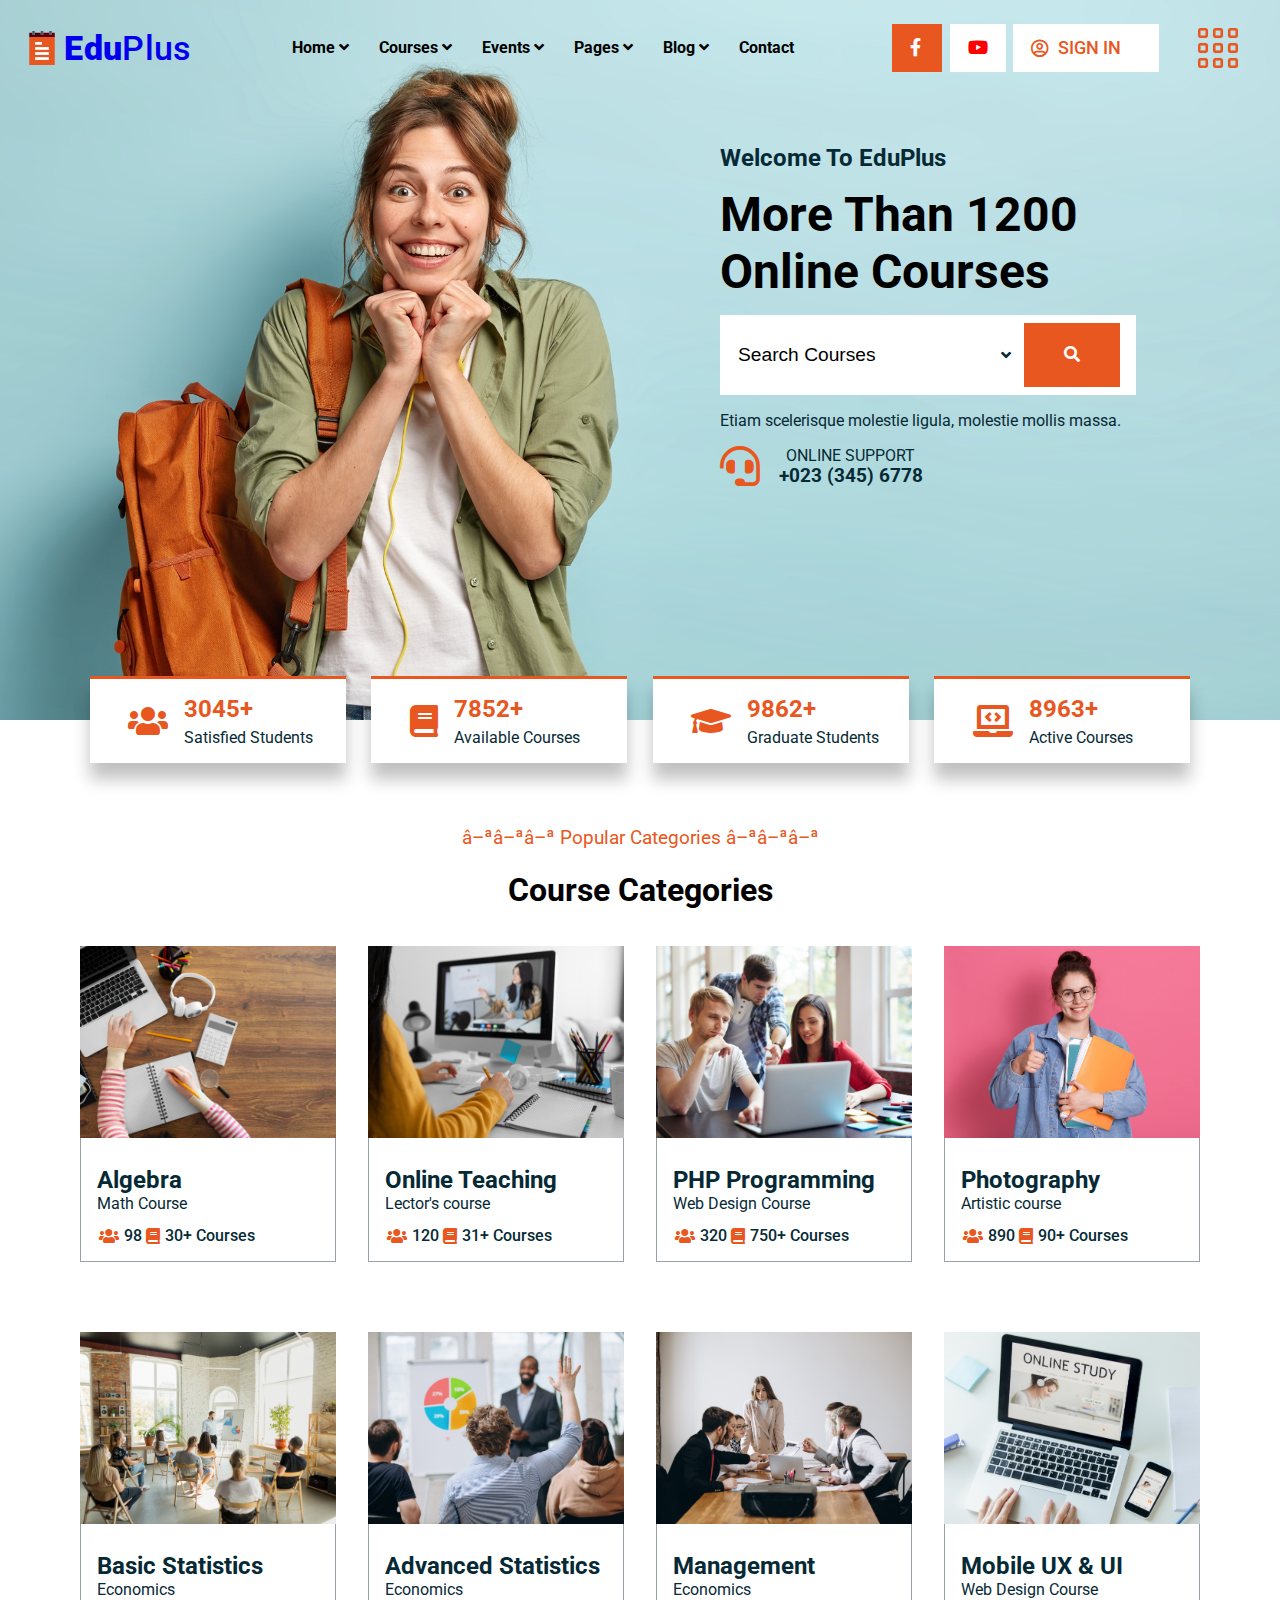
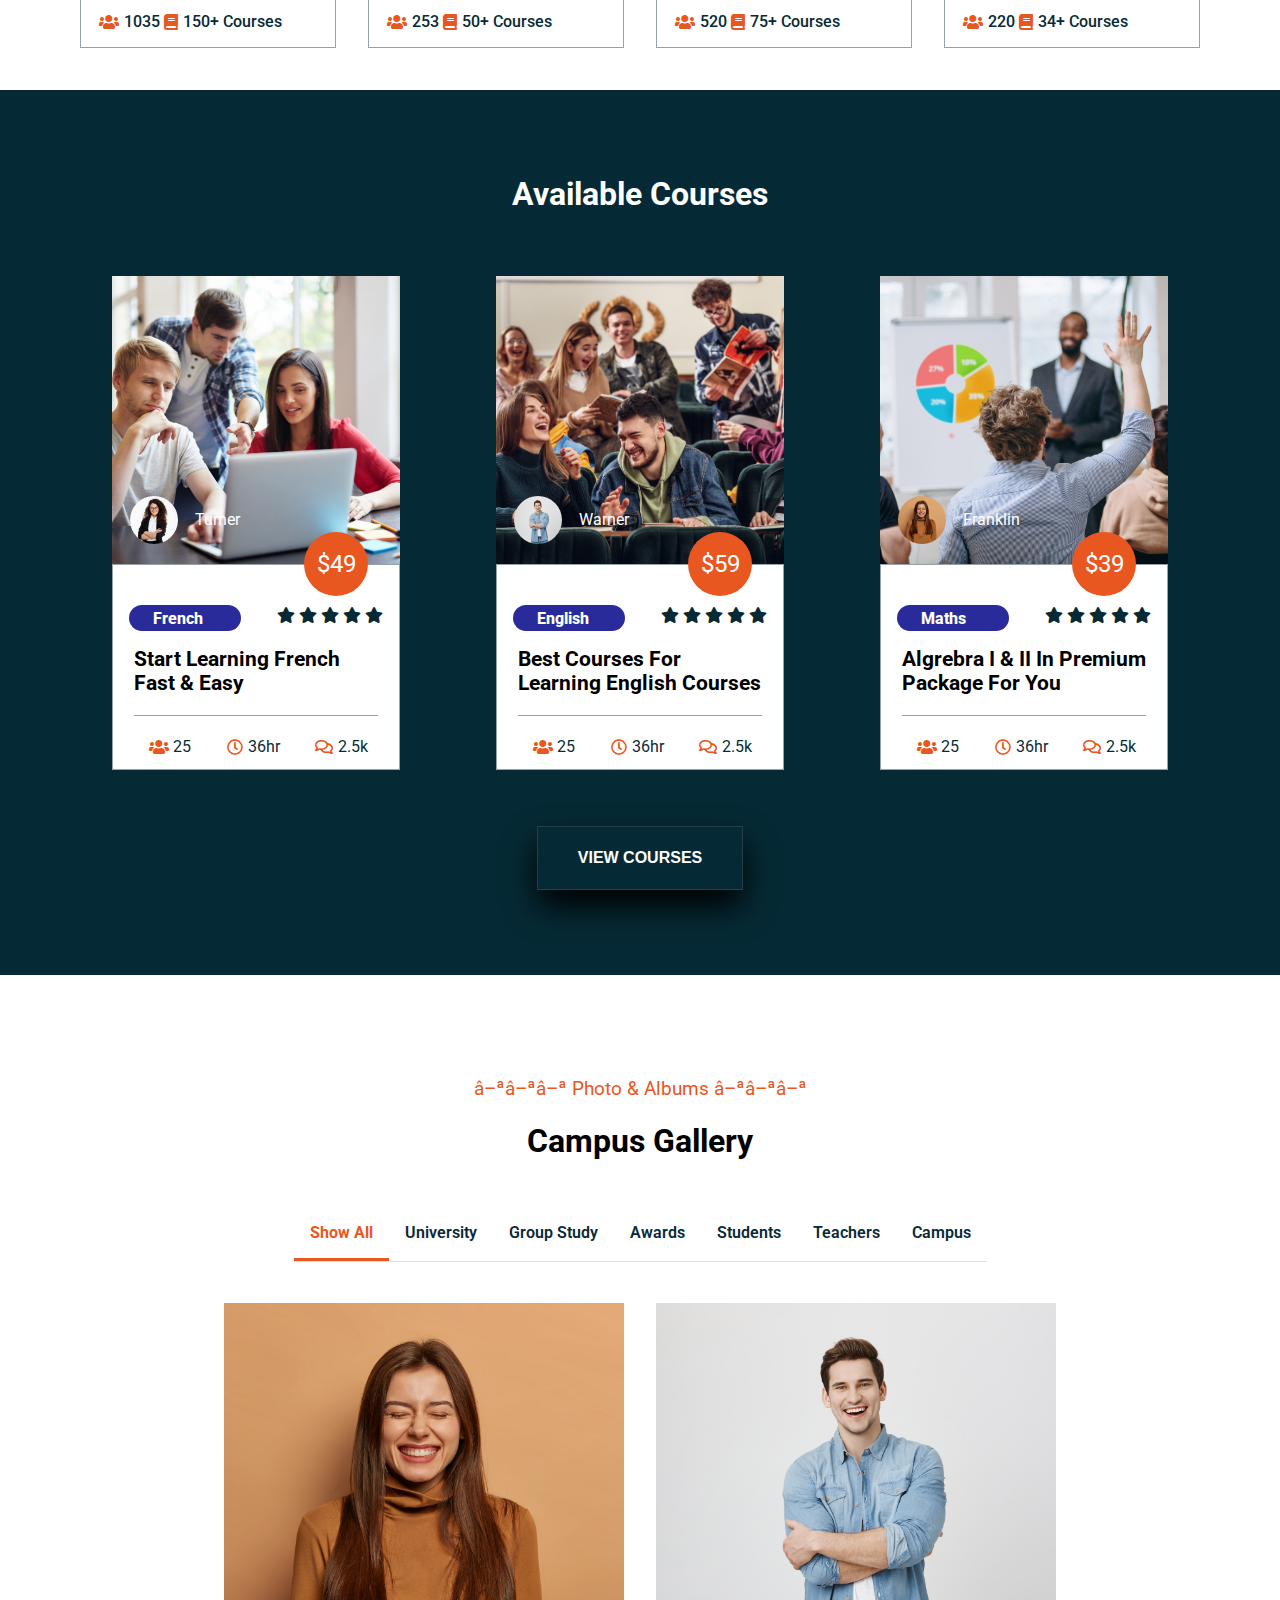
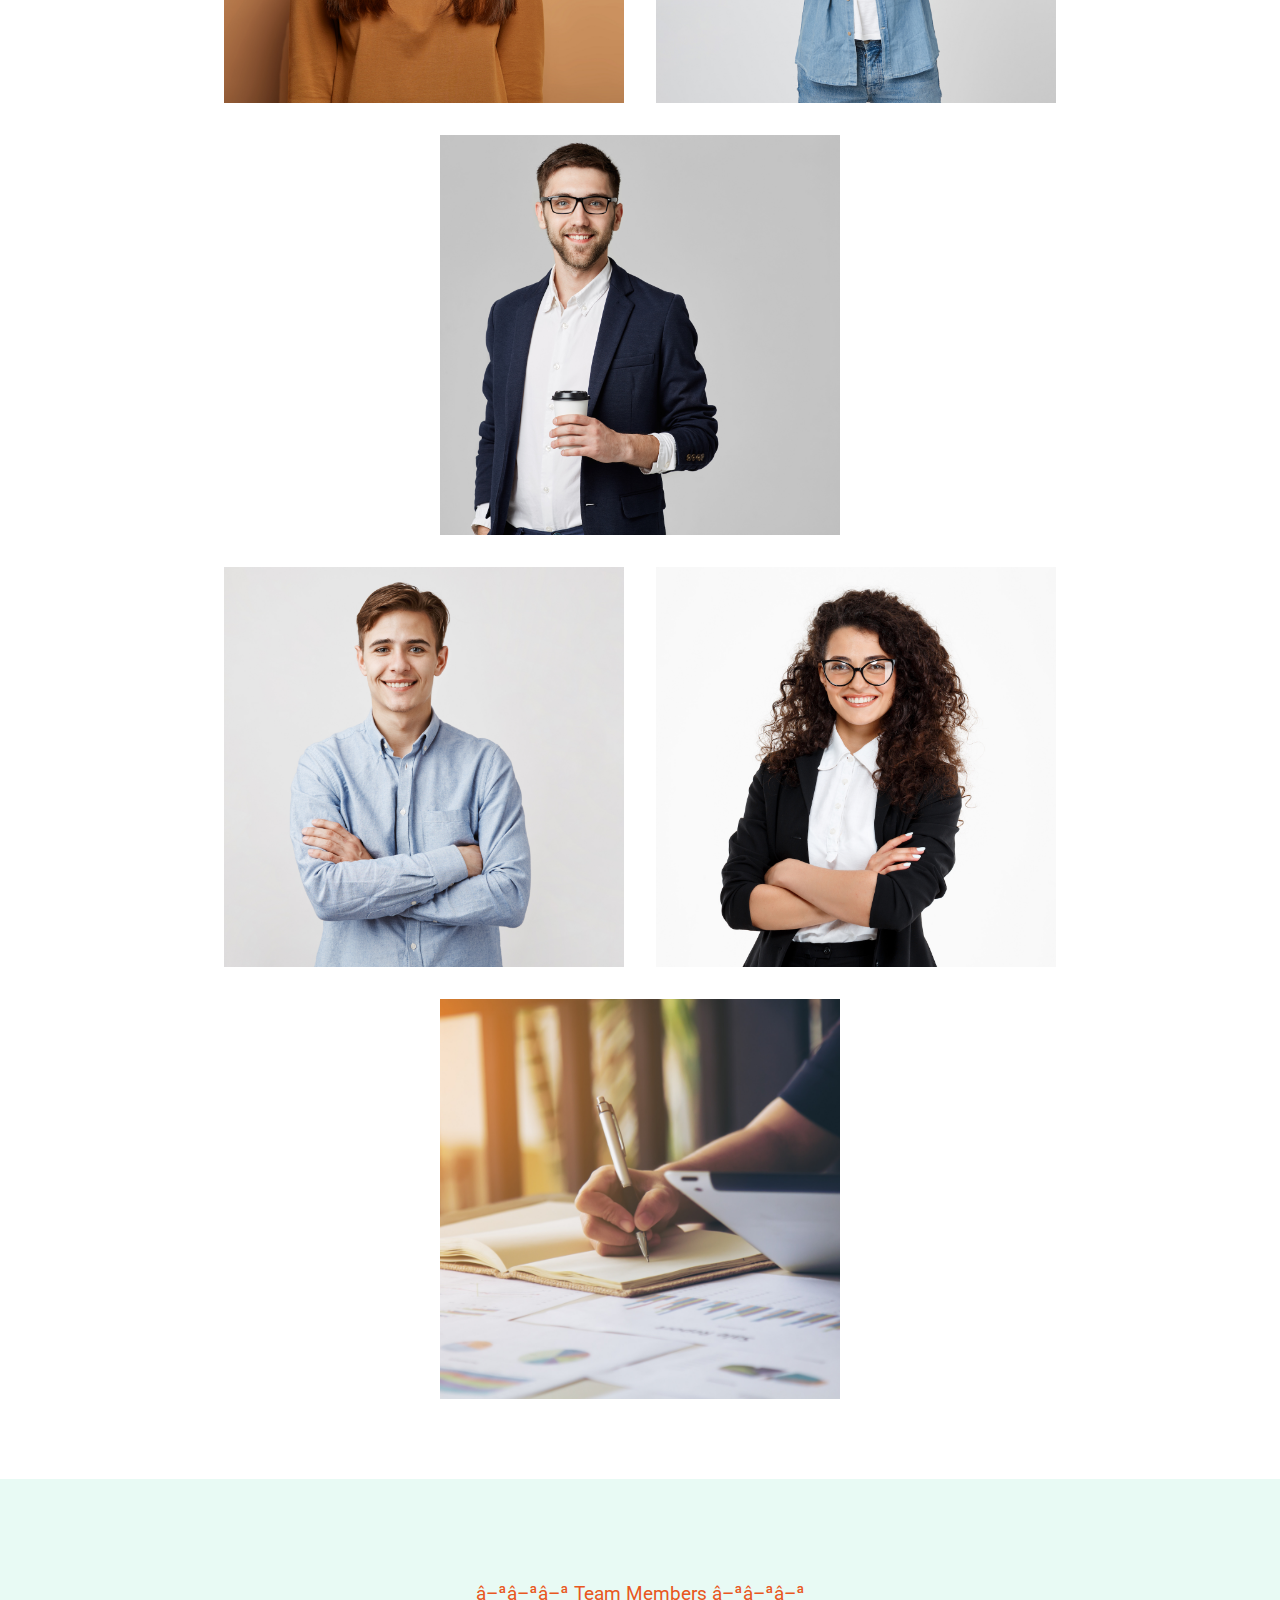
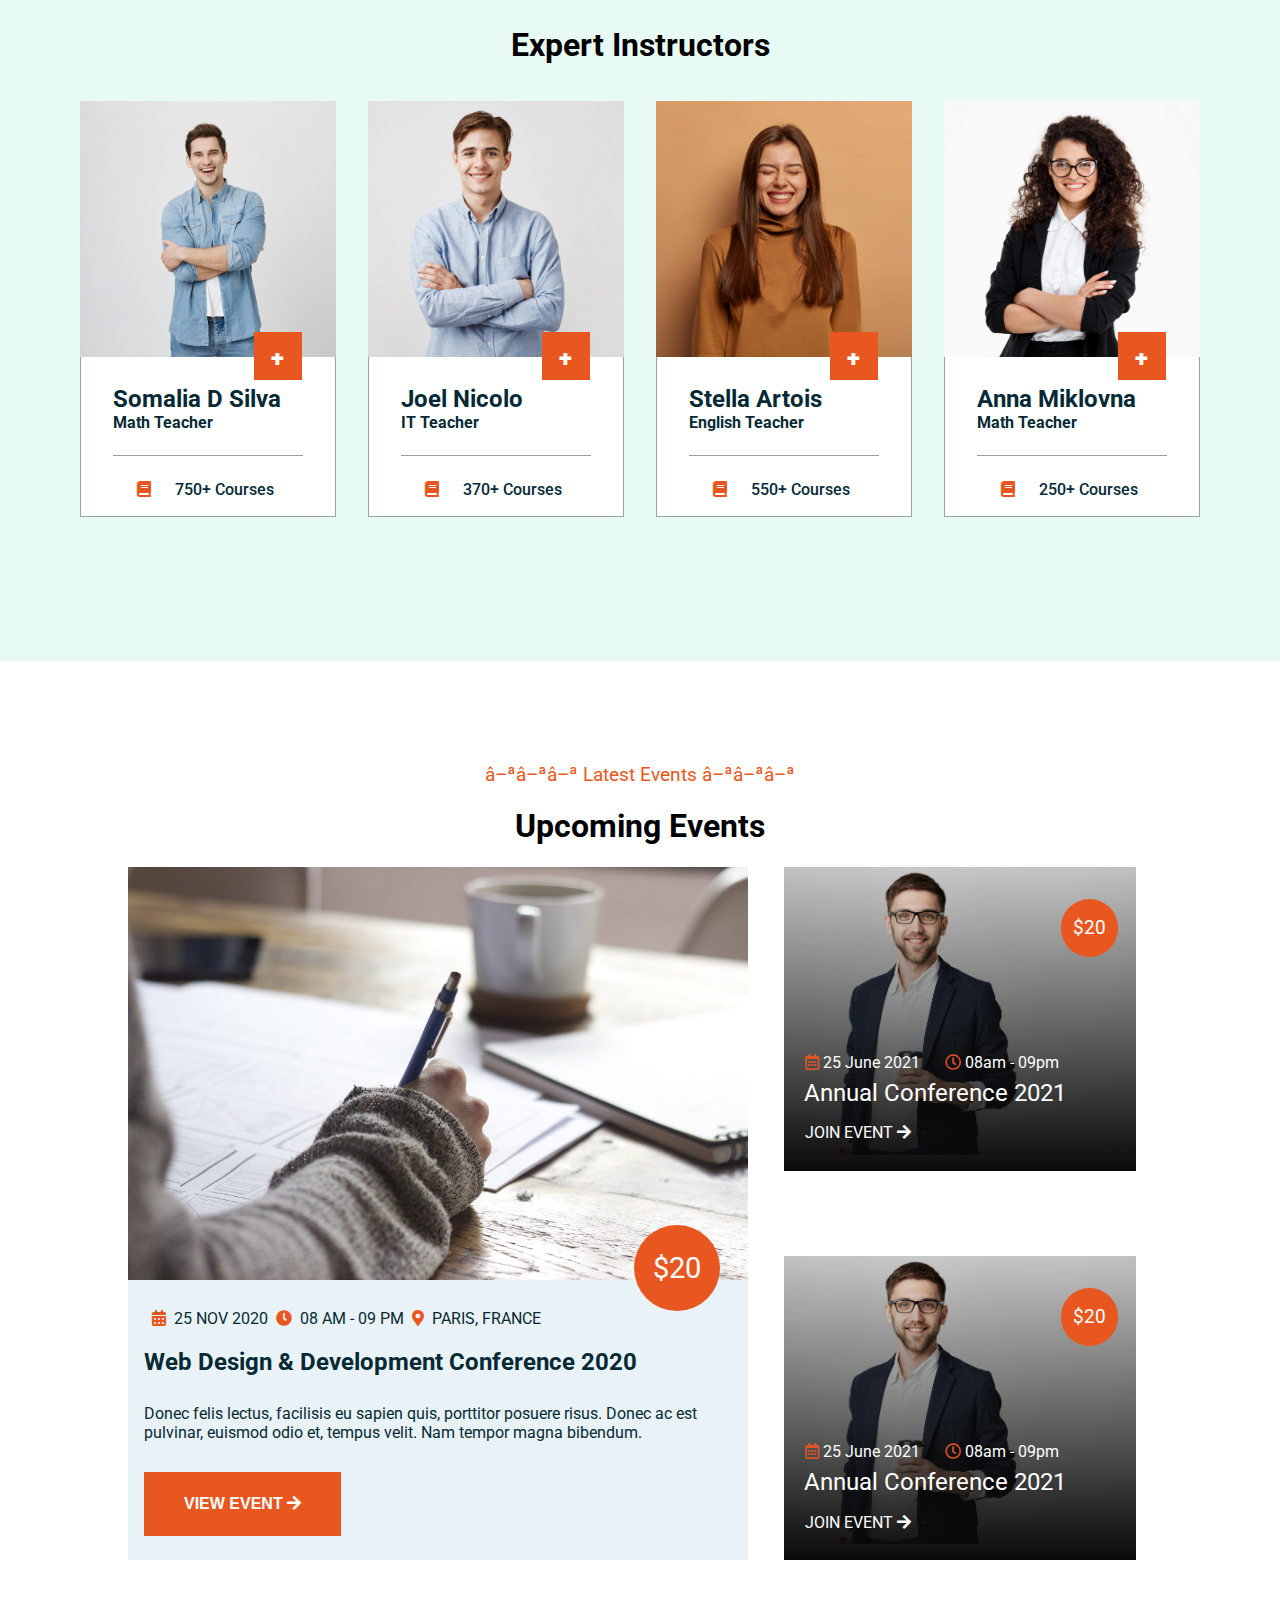
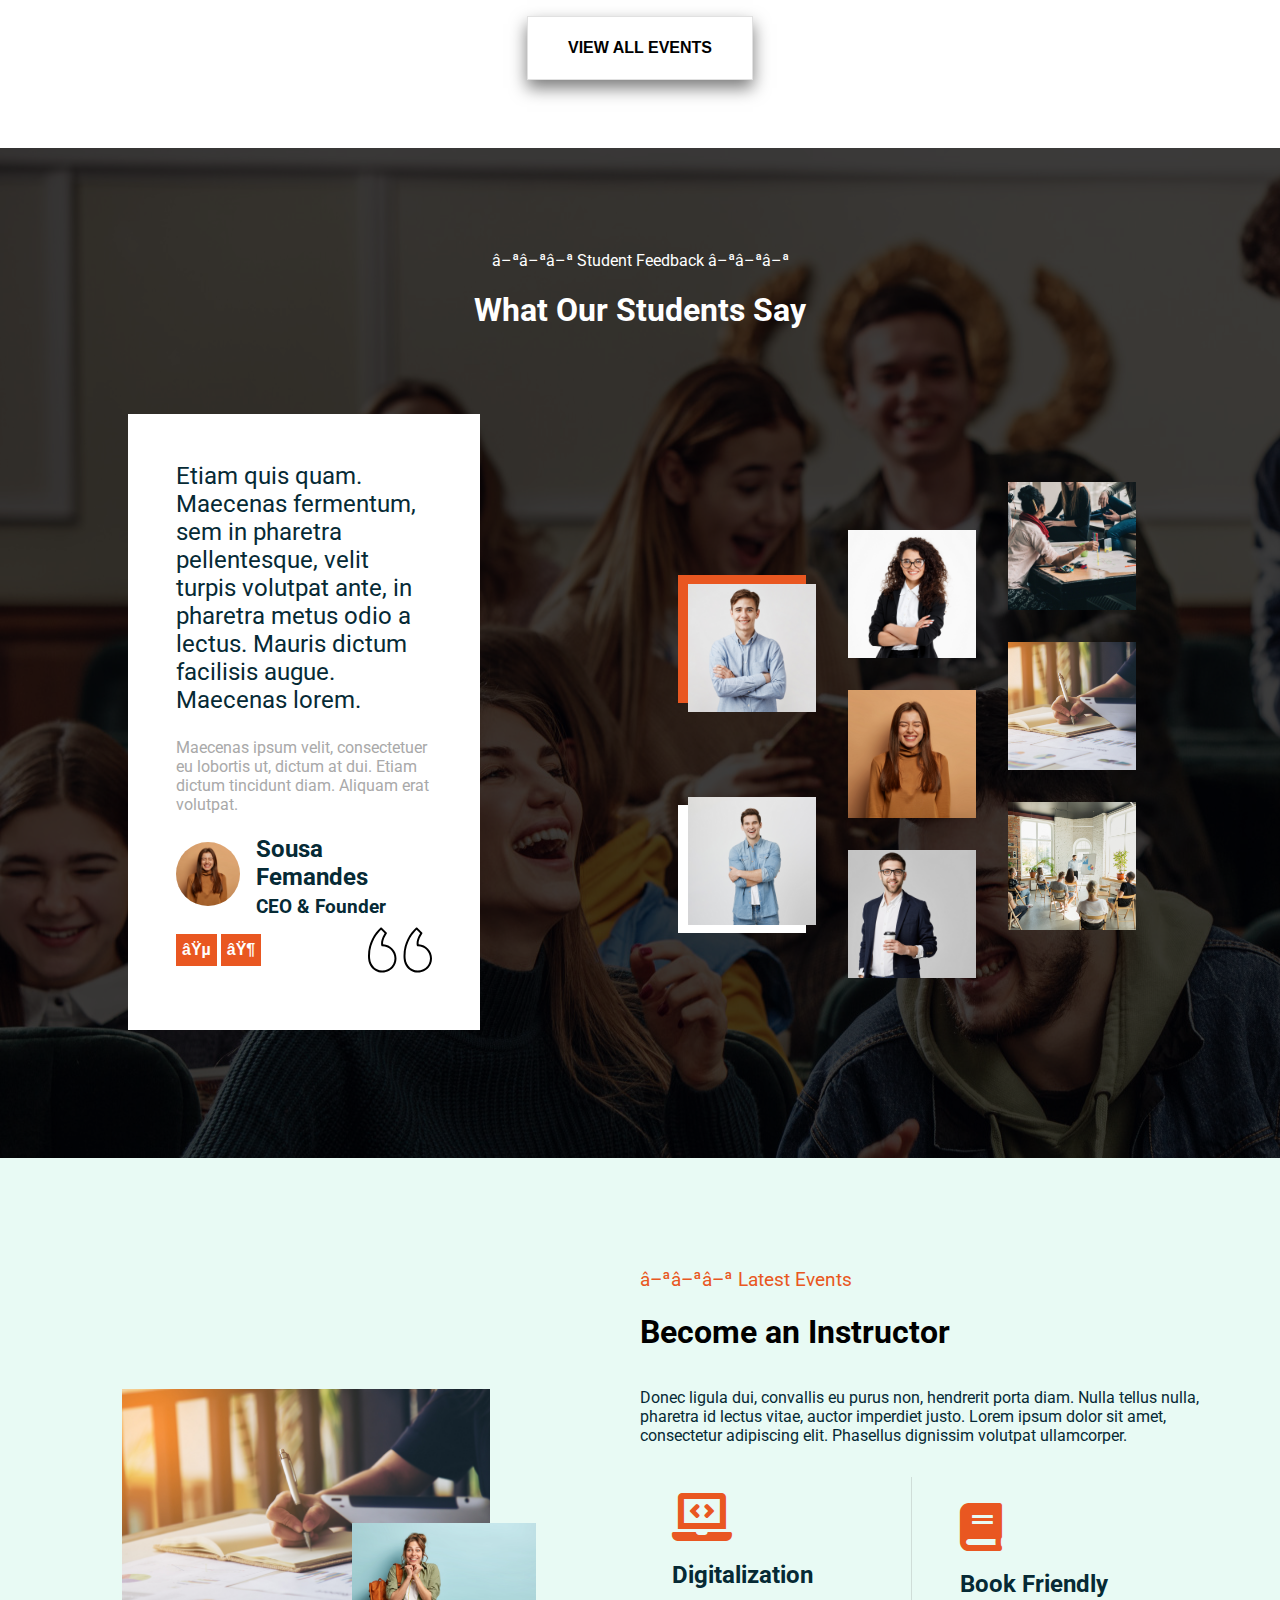
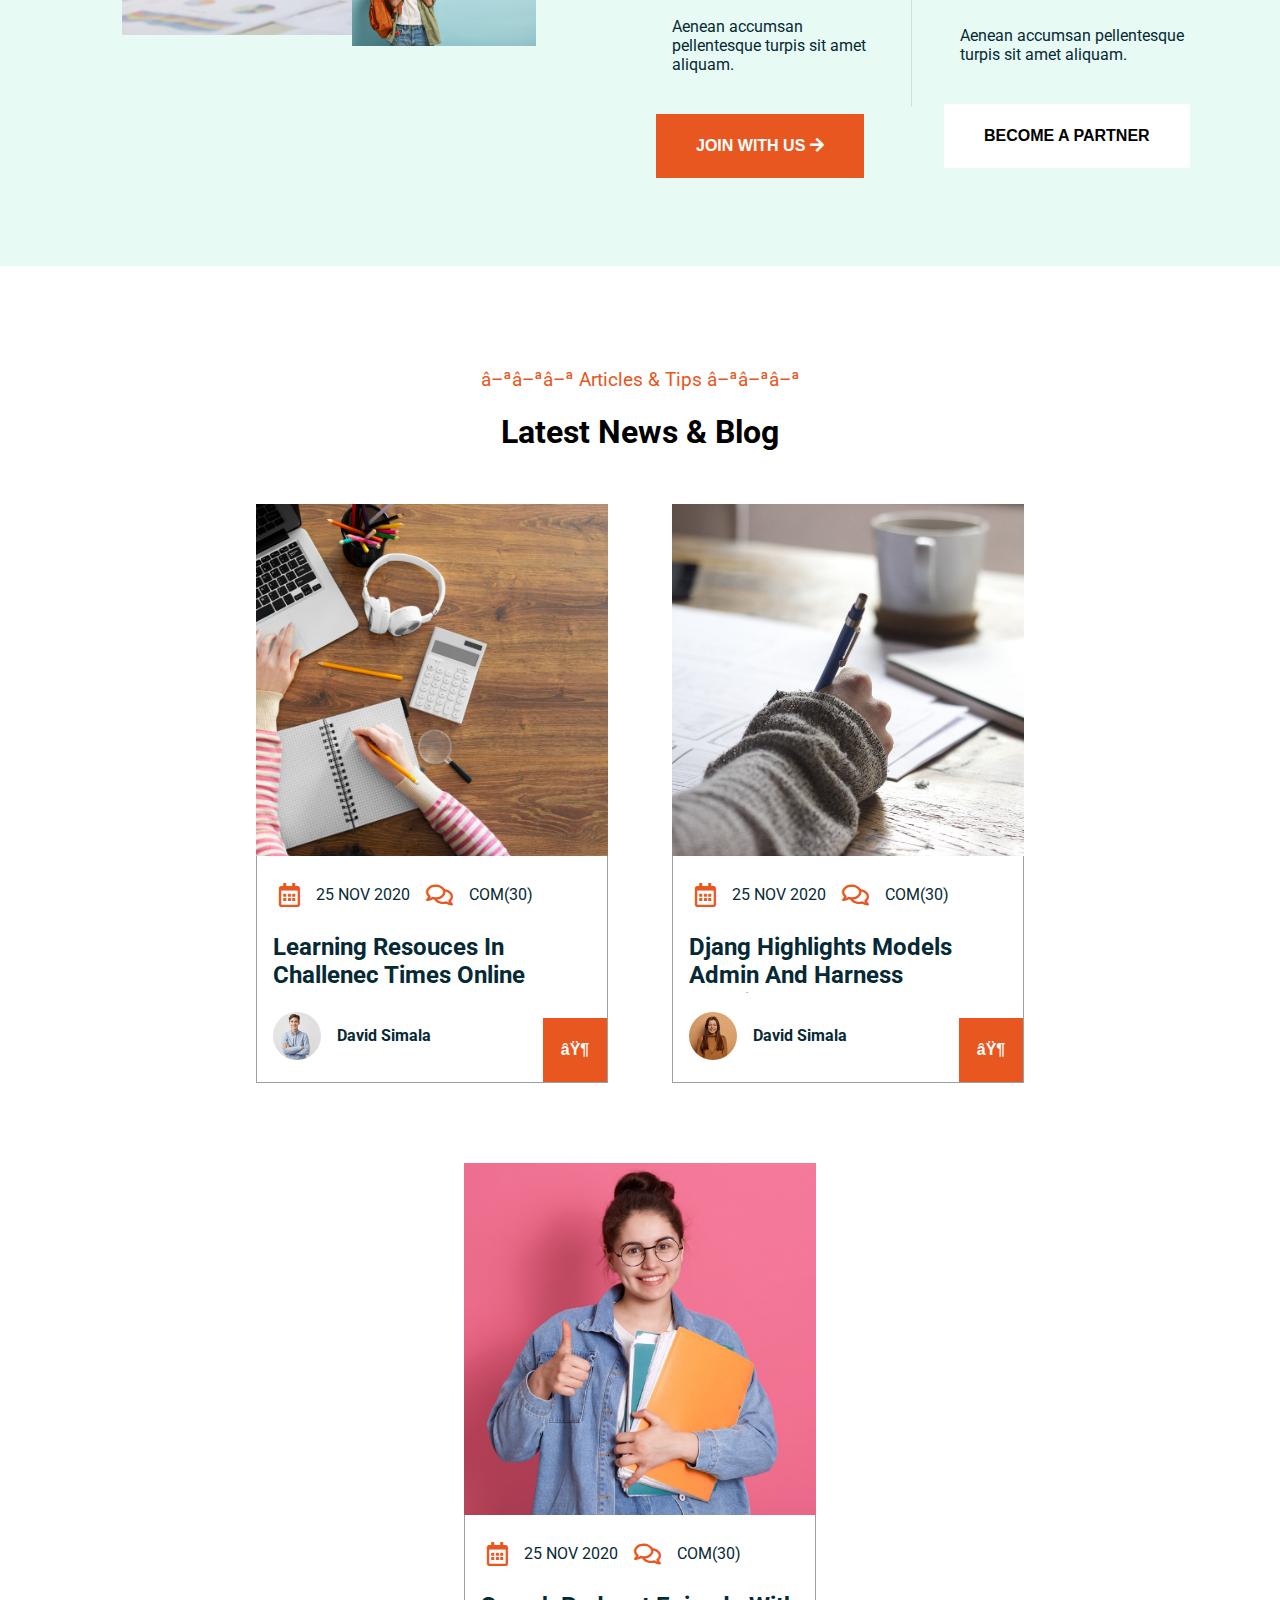
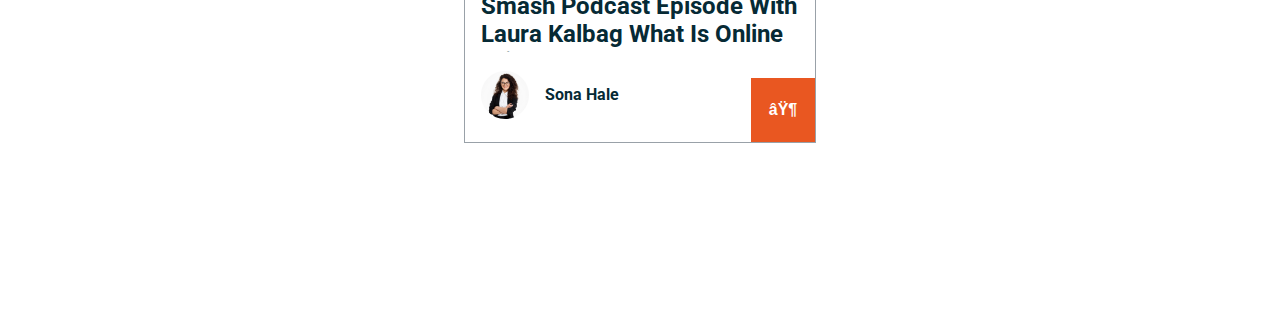
<file: WEB-project/index.html>
<!DOCTYPE html>
<html lang="cs">
    <head>
        <metacharset="UTF-8"/>
        <link rel="stylesheet" href="styles.css">
        <link rel="preconnect" href="https://fonts.gstatic.com">
        <link href="https://fonts.googleapis.com/css2?family=Roboto:ital,wght@0,400;0,500;0,700;0,900;1,300;1,500&display=swap" rel="stylesheet">
        <link rel="stylesheet" href="/WEB-project/styles/all.min.css">
        

        <script
          src="https://code.jquery.com/jquery-3.3.1.js"
          integrity="sha256-2Kok7MbOyxpgUVvAk/HJ2jigOSYS2auK4Pfzbm7uH60="
          crossorigin="anonymous">
        </script>

        <script src="./scripts.js"></script>
        
        <!-- jedine vyuziti JQUERY, obdobne v dalsich strankach -->
        <script> 
          $(function(){
          $("#footer").load("footer.html"); 
          });
        </script> 

    </head>

    <body> 
     
      <nav style="background: none; position: absolute;">   
        <div class="heading">
          <a href="./index.html">
            <div class="top__logo">
              <img src="./icons/notebook.svg" style="padding: 5px;">
              <div class="text">
                  <span>Edu</span>Plus
            </div>  
          </a>
          </div>
      
          <a href="#">
            <div class="signin media">
                <i class="far fa-user-circle"></i> 
                <div class="text">SIGN IN</div>  
            </div>
          </a>
        </div>
      
        <div class="navigation">
            <div class="dropdown">
                <p class="dropbtnalt">Home <i class="fas fa-angle-down"></i></p>
                <div class="dropdown-content">
                  <a href="./about-us.html">About us</a>
                </div>
              </div>
              <div class="dropdown">
                <p class="dropbtnalt">Courses <i class="fas fa-angle-down"></i></p>
                <div class="dropdown-content">
                  <a href="./courses.html">Our courses</a>
                </div>
              </div>
              <div class="dropdown">
                <p class="dropbtnalt">Events <i class="fas fa-angle-down"></i></p>
                <div class="dropdown-content">
                  <a href="./event-detail.html">Our events</a>
                </div>
              </div>
              <div class="dropdown">
                <p class="dropbtnalt">Pages <i class="fas fa-angle-down"></i></p>
                <div class="dropdown-content">
                  <a href="./instructor-detail.html">Instructors</a>
                  <a href="./faq.html">FAQ</a>
                </div>
              </div>
              <div class="dropdown">
                <p class="dropbtnalt">Blog <i class="fas fa-angle-down"></i></p>
                <div class="dropdown-content">
                  <a href="./blog.html">Latest posts</a>
                </div>
              </div>
              <div class="dropdown">
                <a href="./contact.html"><p class = "dropbtnalt">Contact</p></a>
              </div>
      
        </div>   
        
        <div class="login">
          <div class="orange media">
            <a href="#">
              <i class="fab fa-facebook-f"></i>
            </a>
          </div>
          <div class="media">
            <a href="#">
              <i class="fab fa-youtube"></i>
            </a>
          </div>
          <a href="#">
            <div class="signin media">
              <i class="far fa-user-circle"></i>        
                <div class="text">SIGN IN</div>        
            </div>
          </a>
          <div class="transparent media">
            <a href="#">
              <img src="/WEB-project/icons/menu.svg">  
            </a>
          </div>
        </div>    
      
      </nav>

      <main>
        <div class="main--layout"><!-- pomezni okna -->
          <img src="/WEB-project/pictures/mainpage/overjoyed-young.jpg">
            <div class="main--search">
              <div class="holder">
                <h2>
                  Welcome To EduPlus
                </h2>
                <h1>More Than 1200 Online Courses</h1>
                <div class="search">
                  <input value="Search Courses">
                  <i class="fas fa-angle-down"></i>
                  <button class="defbutton"><i class="fas fa-search"></i></button>
                </div>
                <div>
                  <p>Etiam scelerisque molestie ligula, molestie mollis massa. </p>
                  <div class="row">
                    <i class="fas fa-headset"></i>
                    <div class="column">
                      <p>ONLINE SUPPORT</p>
                      <h3>+023 (345) 6778</h3>
                    </div>
                  </div>
                </div>
              </div>
              
            </div>

           
        </div>
        
        <div class="statistics">
          <div class="card">
            <div class="holder">
              <i class="fas fa-users"></i>
            </div>
            <div>
              <h2>3045+</h2>
              <span>Satisfied Students</span>
            </div>
          </div>

          <div class="card">
            <div class="holder">
              <i class="fas fa-book"></i>
            </div>
            <div>
              <h2>7852+</h2>
              <span>Available Courses</span>
            </div>
          </div>

          <div class="card">
            <div class="holder">
              <i class="fas fa-graduation-cap"></i>
            </div>
            <div>
              <h2>9862+</h2>
              <span>Graduate Students</span>
            </div>
          </div>

          <div class="card">
            <div class="holder">
              <i class="fas fa-laptop-code"></i>
            </div>
            <div>
              <h2>8963+</h2>
              <span>Active Courses</span>
            </div>
          </div>
        </div>

        <div class="course--categories">
          <div class="lectors">

            <div class="standart--heading">
              <div class="introduction">
                ▪▪▪ Popular Categories ▪▪▪
              </div>
    
              <h1>Course Categories</h1>
            </div>
    
            <div class="course--cards lectors--cards">
              <div class="card">
                <img class="photo" src="/WEB-project/pictures/courses/course-1.jpg">
                
                <div class="card--info">
                  <div class="name">
                    <h2>Algebra</h2>
                    <h4>Math Course</h4>
                    
                    <div class="row">
                      <div class="courses">
                        <i class="fas fa-users"></i>
                        98
                      </div>
                      <div class="courses">
                        <i class="fas fa-book"></i>
                        30+ Courses
                      </div>
                    </div>
                  </div>
    
                  
                  
                </div>
              </div>

              <div class="card">
                <img class="photo" src="/WEB-project/pictures/courses/course-2.jpg">
                
                <div class="card--info">
                  <div class="name">
                    <h2>Online Teaching</h2>
                    <h4>Lector's course</h4>
                    
                    <div class="row">
                      <div class="courses">
                        <i class="fas fa-users"></i>
                        120
                      </div>
                      <div class="courses">
                        <i class="fas fa-book"></i>
                        31+ Courses
                      </div>
                    </div>
                  </div>
    
                  
                  
                </div>
              </div>

              <div class="card">
                <img class="photo" src="/WEB-project/pictures/courses/course-3.jpg">
                
                <div class="card--info">
                  <div class="name">
                    <h2>PHP Programming</h2>
                    <h4>Web Design Course</h4>
                    
                    <div class="row">
                      <div class="courses">
                        <i class="fas fa-users"></i>
                        320
                      </div>
                      <div class="courses">
                        <i class="fas fa-book"></i>
                        750+ Courses
                      </div>
                    </div>
                  </div>
    
                  
                  
                </div>
              </div>

              <div class="card">
                <img class="photo" src="/WEB-project/pictures/courses/course-4.jpg">
                
                <div class="card--info">
                  <div class="name">
                    <h2>Photography </h2>
                    <h4>Artistic course</h4>
                    
                    <div class="row">
                      <div class="courses">
                        <i class="fas fa-users"></i>
                        890
                      </div>
                      <div class="courses">
                        <i class="fas fa-book"></i>
                        90+ Courses
                      </div>
                    </div>
                  </div>
    
                  
                  
                </div>
              </div>          
            </div>
            <div class="course--cards lectors--cards">
              <div class="card">
                <img class="photo" src="/WEB-project/pictures/courses/course-5.jpg">
                
                <div class="card--info">
                  <div class="name">
                    <h2>Basic Statistics</h2>
                    <h4>Economics</h4>
                    
                    <div class="row">
                      <div class="courses">
                        <i class="fas fa-users"></i>
                        1035
                      </div>
                      <div class="courses">
                        <i class="fas fa-book"></i>
                        150+ Courses
                      </div>
                    </div>
                  </div>
    
                  
                  
                </div>
              </div>

              <div class="card">
                <img class="photo" src="/WEB-project/pictures/courses/course-6.jpg">
                
                <div class="card--info">
                  <div class="name">
                    <h2>Advanced Statistics</h2>
                    <h4>Economics</h4>
                    
                    <div class="row">
                      <div class="courses">
                        <i class="fas fa-users"></i>
                        253
                      </div>
                      <div class="courses">
                        <i class="fas fa-book"></i>
                        50+ Courses
                      </div>
                    </div>
                  </div>
    
                  
                  
                </div>
              </div>

              <div class="card">
                <img class="photo" src="/WEB-project/pictures/courses/course-7.jpg">
                
                <div class="card--info">
                  <div class="name">
                    <h2>Management</h2>
                    <h4>Economics</h4>
                    
                    <div class="row">
                      <div class="courses">
                        <i class="fas fa-users"></i>
                        520
                      </div>
                      <div class="courses">
                        <i class="fas fa-book"></i>
                        75+ Courses
                      </div>
                    </div>
                  </div>
    
                  
                  
                </div>
              </div>

              <div class="card">
                <img class="photo" src="/WEB-project/pictures/courses/course-8.jpg">
                
                <div class="card--info">
                  <div class="name">
                    <h2>Mobile UX & UI</h2>
                    <h4>Web Design Course</h4>
                    
                    <div class="row">
                      <div class="courses">
                        <i class="fas fa-users"></i>
                        220
                      </div>
                      <div class="courses">
                        <i class="fas fa-book"></i>
                        34+ Courses
                      </div>
                    </div>
                  </div>
    
                  
                  
                </div>
              </div>            
            </div>
    
          </div>
        </div>

        <div class="black--gallery course--gallery">
         
          <h1 class="gallery--heading">Available Courses</h1>
         
          <div class="listing"> <!--cast sekce-->
            <div class="row"> <!-- radek -->

              <div class="course">
                <div class="standart">

                  <img class="course--img" src="/WEB-project/pictures/courses/course-3.jpg">
  
                  <div class="holder teacher">
                    <img src="/WEB-project/pictures/people/cheerful-curly-business-girl-wearing-glasses.jpg">
                    Turner
                  </div>
                  <div class="holder">
                    <div class="orange price"><span>$49</span></div>
                  </div>
                  <div class="bottom">
                    <div class="info">
                      <div class="blue highlited section">
                        French
                      </div>
                      <div class="stars">
                        <span class="fa fa-star checked"></span>
                        <span class="fa fa-star checked"></span>
                        <span class="fa fa-star checked"></span>
                        <span class="fa fa-star"></span>
                        <span class="fa fa-star"></span>
                      </div>
                    </div>

                    <h1>
                      Start Learning French Fast & Easy
                    </h1>

                    <div class="stats">
                      <div class="item">
                        <i class="fas fa-users"></i>
                        25
                      </div>
                      <div class="item">
                        <i class="far fa-clock"></i>
                        36hr
                      </div>
                      <div class="item">
                        <i class="far fa-comments"></i>
                        2.5k
                      </div>
                    </div>

                  </div>
                </div>

                <div class="orange hidden">

                  <div class="info">
                    <div class="blue highlited section">
                      French
                    </div>
                    <div class="stars">
                      <span class="fa fa-star checked"></span>
                      <span class="fa fa-star checked"></span>
                      <span class="fa fa-star checked"></span>
                      <span class="fa fa-star"></span>
                      <span class="fa fa-star"></span>
                    </div>
                  </div>

                  <h1>
                    Start Learning French Fast & Easy
                  </h1>
                 
                  <div class="holder teacher">
                    <img src="/WEB-project/pictures/people/cheerful-curly-business-girl-wearing-glasses.jpg">
                    Turner
                    <div class="holder">
                      <div class="text--orange price"><span>$49</span></div>
                    </div>
                  </div>
                  
                    
                   <p>Excepteur sint occaecat cupidatat non proident, sunt in culpa apaira on proident.</p>
                   
                  <div class="enroll">
                    <a href="./courses-detail.html">
                      <button class="enroll--button ">Get Enrolled <i class="fas fa-arrow-right"></i></button>
                    </a>
                  </div>
                   <div class="stats">
                      <div class="item">
                        <i class="fas fa-users"></i>
                        25
                      </div>
                      <div class="item">
                        <i class="far fa-clock"></i>
                        36hr
                      </div>
                      <div class="item">
                        <i class="far fa-comments"></i>
                        2.5k
                      </div>
                    </div>

                </div>

              </div>

              <div class="course">
                <div class="standart">

                  <img class="course--img" src="/WEB-project/pictures/media/group-students.jpg">
  
                  <div class="holder teacher">
                    <img src="/WEB-project/pictures/people/guy1.jpg">
                    Warner
                  </div>
                  <div class="holder">
                    <div class="orange price"><span>$59</span></div>
                  </div>
                  <div class="bottom">
                    <div class="info">
                      <div class="blue highlited section">
                        English
                      </div>
                      <div class="stars">
                        <span class="fa fa-star checked"></span>
                        <span class="fa fa-star checked"></span>
                        <span class="fa fa-star checked"></span>
                        <span class="fa fa-star"></span>
                        <span class="fa fa-star"></span>
                      </div>
                    </div>

                    <h1>
                      Best Courses For Learning English Courses
                    </h1>

                    <div class="stats">
                      <div class="item">
                        <i class="fas fa-users"></i>
                        25
                      </div>
                      <div class="item">
                        <i class="far fa-clock"></i>
                        36hr
                      </div>
                      <div class="item">
                        <i class="far fa-comments"></i>
                        2.5k
                      </div>
                    </div>

                  </div>
                </div>

                <div class="orange hidden">

                  <div class="info">
                    <div class="blue highlited section">
                      English
                    </div>
                    <div class="stars">
                      <span class="fa fa-star checked"></span>
                      <span class="fa fa-star checked"></span>
                      <span class="fa fa-star checked"></span>
                      <span class="fa fa-star"></span>
                      <span class="fa fa-star"></span>
                    </div>
                  </div>

                  <h1>
                    Best Courses For Learning English Courses
                  </h1>
                 
                  <div class="holder teacher">
                    <img src="/WEB-project/pictures/people/guy1.jpg">
                    Warner
                    <div class="holder">
                      <div class="text--orange price"><span>$59</span></div>
                    </div>
                  </div>
                  
                    
                   <p>Excepteur sint occaecat cupidatat non proident, sunt in culpa apaira on proident.</p>
                   
                  <div class="enroll">
                    <a href="./courses-detail.html">
                      <button class="enroll--button">Get Enrolled <i class="fas fa-arrow-right"></i></button>
                    </a>
                  </div>
                   <div class="stats">
                      <div class="item">
                        <i class="fas fa-users"></i>
                        25
                      </div>
                      <div class="item">
                        <i class="far fa-clock"></i>
                        36hr
                      </div>
                      <div class="item">
                        <i class="far fa-comments"></i>
                        2.5k
                      </div>
                    </div>

                </div>

              </div>

              <div class="course">
                <div class="standart">

                  <img class="course--img" src="/WEB-project/pictures/courses/course-6.jpg">
  
                  <div class="holder teacher">
                    <img src="/WEB-project/pictures/people/people-joy.jpg">
                    Franklin
                  </div>
                  <div class="holder">
                    <div class="orange price"><span>$39</span></div>
                  </div>
                  <div class="bottom">
                    <div class="info">
                      <div class="blue highlited section">
                        Maths
                      </div>
                      <div class="stars">
                        <span class="fa fa-star checked"></span>
                        <span class="fa fa-star checked"></span>
                        <span class="fa fa-star checked"></span>
                        <span class="fa fa-star"></span>
                        <span class="fa fa-star"></span>
                      </div>
                    </div>

                    <h1>
                      Algrebra I & II In Premium Package For You
                    </h1>

                    <div class="stats">
                      <div class="item">
                        <i class="fas fa-users"></i>
                        25
                      </div>
                      <div class="item">
                        <i class="far fa-clock"></i>
                        36hr
                      </div>
                      <div class="item">
                        <i class="far fa-comments"></i>
                        2.5k
                      </div>
                    </div>

                  </div>
                </div>

                <div class="orange hidden">

                  <div class="info">
                    <div class="blue highlited section">
                      Maths
                    </div>
                    <div class="stars">
                      <span class="fa fa-star checked"></span>
                      <span class="fa fa-star checked"></span>
                      <span class="fa fa-star checked"></span>
                      <span class="fa fa-star"></span>
                      <span class="fa fa-star"></span>
                    </div>
                  </div>

                  <h1>
                    Algrebra I & II In Premium Package For You
                  </h1>
                 
                  <div class="holder teacher">
                    <img src="/WEB-project/pictures/people/people-joy.jpg">
                    Franklin
                    <div class="holder">
                      <div class="text--orange price"><span>$39</span></div>
                    </div>
                  </div>
                  
                    
                   <p>Excepteur sint occaecat cupidatat non proident, sunt in culpa apaira on proident.</p>
                   
                  <div class="enroll">
                    <a href="./courses-detail.html">
                      <button class="enroll--button">Get Enrolled <i class="fas fa-arrow-right"></i></button>
                    </a>
                  </div>
                   <div class="stats">
                      <div class="item">
                        <i class="fas fa-users"></i>
                        25
                      </div>
                      <div class="item">
                        <i class="far fa-clock"></i>
                        36hr
                      </div>
                      <div class="item">
                        <i class="far fa-comments"></i>
                        2.5k
                      </div>
                    </div>

                </div>

              </div>

            </div>

          </div>

          <a href="courses.html"> 
            <button class="defbutton">VIEW COURSES</button>
          </a>
        </div>

        <div id="lightbox" class="modal">
          <span class="close cursor" onclick="closeModal()"><i class="fas fa-times-circle"></i></span>
          <div class="modal-content">
        
            <div class="image--slide">
              <img src="/WEB-project/pictures/people/people-joy.jpg" style="width:100%">
            </div>
        
            <div class="image--slide">
              <img src="/WEB-project/pictures/people/guy1.jpg" style="width:100%">
            </div>            
            <div class="image--slide">
              <img src="/WEB-project/pictures/people/mand-holding-cup.jpg" style="width:100%">
            </div>

            <div class="image--slide">
              <img src="/WEB-project/pictures/people/young-man.jpg" style="width:100%">
            </div>
            <div class="image--slide">
              <img src="/WEB-project/pictures/people/cheerful-curly-business-girl-wearing-glasses.jpg" style="width:100%">
            </div>
            <div class="image--slide">
              <img src="/WEB-project/pictures/media/business-women.jpg" style="width:100%">
            </div>

            <a class="prev" onclick="plusSlides(-1)"><i class="fas fa-arrow-left"></i></a>
            <a class="next" onclick="plusSlides(1)"><i class="fas fa-arrow-right"></i></a>
            
          </div>
        </div>

       <div class="campus--gallery">
        <div class="standart--heading">
          <div class="introduction">
            ▪▪▪ Photo & Albums ▪▪▪
          </div>
          <h1>Campus Gallery</h1>
        </div>

        <div class="gallery--navigation">
          <div class="item highlited">Show All</div>
          <div class="item">University</div>
          <div class="item">Group Study</div>
          <div class="item">Awards</div>
          <div class="item">Students</div>
          <div class="item">Teachers</div>
          <div class="item">Campus</div>
        </div>

        <div class="gallery--photos">

          <div class="row">
            <div class="holder">
              <img src="/WEB-project/pictures/people/people-joy.jpg">
              <div class="description">
                  <h2>Group Study</h2>
                  <h4>University Campus</h4>
                  <button class="defbutton" onclick="openModal();currentSlide(1)"><i class="fas fa-arrow-right"></i></button>
              </div>
            </div>
            <div class="holder">
              <img src="/WEB-project/pictures/people/guy1.jpg">
              <div class="description">
                  <h2>Group Study</h2>
                  <h4>University Campus</h4>
                  <button class="defbutton" onclick="openModal();currentSlide(2)"><i class="fas fa-arrow-right"></i></button>
              </div>
            </div>
            <div class="holder">
              <img src="/WEB-project/pictures/people/mand-holding-cup.jpg">
              <div class="description">
                  <h2>Group Study</h2>
                  <h4>University Campus</h4>
                  <button class="defbutton" onclick="openModal();currentSlide(3)"><i class="fas fa-arrow-right"></i></button>
              </div>
            </div>
          </div>
          <div class="row">
            <div class="holder">
              <img src="/WEB-project/pictures/people/young-man.jpg">
              <div class="description">
                  <h2>Group Study</h2>
                  <h4>University Campus</h4>
                  <button class="defbutton"  onclick="openModal();currentSlide(4)"><i class="fas fa-arrow-right"></i></button>
              </div>
            </div>
            <div class="holder">
              <img src="/WEB-project/pictures/people/cheerful-curly-business-girl-wearing-glasses.jpg">
              <div class="description">
                  <h2>Group Study</h2>
                  <h4>University Campus</h4>
                  <button class="defbutton" onclick="openModal();currentSlide(5)"><i class="fas fa-arrow-right"></i></button>
              </div>
            </div>
            <div class="holder">
              <img src="/WEB-project/pictures/media/business-women.jpg">
              <div class="description">
                  <h2>Group Study</h2>
                  <h4>University Campus</h4>
                  <button class="defbutton" onclick="openModal();currentSlide(6)"><i class="fas fa-arrow-right"></i></button>
              </div>
            </div>
          </div>
        </div>

       </div>

       <div class="green lectors">

        <div class="standart--heading">
          <div class="introduction">
            ▪▪▪ Team Members ▪▪▪
          </div>

          <h1>Expert Instructors</h1>
        </div>

        <div class="lectors--cards">
          <div class="card">
            <img class="photo" src="/WEB-project/pictures/people/guy1.jpg">
            
            <div class="card--info">
              <div class="name">
                <h2>Somalia D Silva</h2>
                <h4>Math Teacher</h4>

                <div class="courses">
                  <i class="fas fa-book"></i>
                  750+ Courses
                </div>
              </div>

              <div class="dropdown">                  
                <div class="uproll-content">
                  <a href="./about-us.html">
                    <div class="lblue small-icon icon">
                      <i class="fab fa-twitter"></i>
                    </div>
                  </a>
                  <a href="./about-us.html">
                    <div class="red small-icon icon">
                      <i class="fab fa-youtube"></i>
                    </div>
                  </a>
                  <a href="./about-us.html">
                    <div class="dblue small-icon icon">
                      <i class="fab fa-facebook"></i>
                    </div>
                  </a>
                </div>
                <p class="upbtn">+</p>
              </div>                  
              
            </div>
          </div>

          <div class="card">
            <img class="photo" src="/WEB-project/pictures/people/young-man.jpg">
            
            <div class="card--info">
              <div class="name">
                <h2>Joel Nicolo</h2>
                <h4>IT Teacher</h4>

                <div class="courses">
                  <i class="fas fa-book"></i>
                  370+ Courses
                </div>
              </div>

              <div class="dropdown">                  
                <div class="uproll-content">
                  <a href="./about-us.html">
                    <div class="lblue small-icon icon">
                      <i class="fab fa-twitter"></i>
                    </div>
                  </a>
                  <a href="./about-us.html">
                    <div class="red small-icon icon">
                      <i class="fab fa-youtube"></i>
                    </div>
                  </a>
                  <a href="./about-us.html">
                    <div class="dblue small-icon icon">
                      <i class="fab fa-facebook"></i>
                    </div>
                  </a>
                </div>
                <p class="upbtn">+</p>
              </div>                  
              
            </div>
          </div>

          <div class="card">
            <img class="photo" src="/WEB-project/pictures/people/people-joy.jpg">
            
            <div class="card--info">
              <div class="name">
                <h2>Stella Artois</h2>
                <h4>English Teacher</h4>

                <div class="courses">
                  <i class="fas fa-book"></i>
                  550+ Courses
                </div>
              </div>

              <div class="dropdown">                  
                <div class="uproll-content">
                  <a href="./about-us.html">
                    <div class="lblue small-icon icon">
                      <i class="fab fa-twitter"></i>
                    </div>
                  </a>
                  <a href="./about-us.html">
                    <div class="red small-icon icon">
                      <i class="fab fa-youtube"></i>
                    </div>
                  </a>
                  <a href="./about-us.html">
                    <div class="dblue small-icon icon">
                      <i class="fab fa-facebook"></i>
                    </div>
                  </a>
                </div>
                <p class="upbtn">+</p>
              </div>                  
              
            </div>
          </div>

          <div class="card">
            <img class="photo" src="/WEB-project/pictures/people/cheerful-curly-business-girl-wearing-glasses.jpg">
            
            <div class="card--info">
              <div class="name">
                <h2>Anna Miklovna</h2>
                <h4>Math Teacher</h4>

                <div class="courses">
                  <i class="fas fa-book"></i>
                  250+ Courses
                </div>
              </div>

              <div class="dropdown">                  
                <div class="uproll-content">
                  <a href="./about-us.html">
                    <div class="lblue small-icon icon">
                      <i class="fab fa-twitter"></i>
                    </div>
                  </a>
                  <a href="./about-us.html">
                    <div class="red small-icon icon">
                      <i class="fab fa-youtube"></i>
                    </div>
                  </a>
                  <a href="./about-us.html">
                    <div class="dblue small-icon icon">
                      <i class="fab fa-facebook"></i>
                    </div>
                  </a>
                </div>
                <p class="upbtn">+</p>
              </div>                  
              
            </div>
          </div>              
        </div>

      </div>

      <div class="events--upcoming">
        <div class="standart--heading">
          <div class="introduction">
            ▪▪▪ Latest Events ▪▪▪
          </div>

          <h1>Upcoming Events</h1>
        </div>

        <div class="events--display">
          <div class="event--main">
            <img class="image--main" src="/WEB-project/pictures/mainpage/writing.jpg">
            <div class="text">
              <div class="row">
                <div class="row">
                  <i class="fas fa-calendar-alt"></i>
                  <p>25 NOV 2020</p>
                </div>
                <div class="row">
                  <i class="fas fa-clock"></i>
                  <p>08 AM - 09 PM</p>
                </div>
                <div class="row">
                  <i class="fas fa-map-marker-alt"></i>
                  <p>PARIS, FRANCE</p>
                </div>
              </div>
              <h2>Web Design & Development Conference 2020</h2>
              <p>Donec felis lectus, facilisis eu sapien quis, porttitor posuere risus. Donec ac est pulvinar, euismod odio et, tempus velit. Nam tempor magna bibendum.</p>
              <div class="row" style="height: 0;">
                <div class="frame--price">$20</div>
              </div>
              <a href="./event-detail.html">
                <button class="defbutton">VIEW EVENT <i class="fas fa-arrow-right"></i></button>
              </a>
            </div>
          </div>

          <div class="conferences">
            <div class="content" style="margin-bottom: 1em;">
              <img src="/WEB-project/pictures/people/mand-holding-cup.jpg">

              <div class="frame">
                <div class="frame--price">$20</div>
                <div class="frame--info">
                  <p><i class="far fa-calendar-alt"></i> 25 June 2021</p>
                  <p><i class="far fa-clock"></i> 08am - 09pm</p>
                </div>
                <a href="./event-detail.html">
                  <p class="frame--name">Annual Conference 2021</p>
                  <p>JOIN EVENT <i class="fas fa-arrow-right"></i></p>
                </a>
              </div>
            </div>

            <div class="content">
              <img src="/WEB-project/pictures/people/mand-holding-cup.jpg">

              <div class="frame">
                <div class="frame--price">$20</div>
                <div class="frame--info">
                  <p><i class="far fa-calendar-alt"></i> 25 June 2021</p>
                  <p><i class="far fa-clock"></i> 08am - 09pm</p>
                </div>
                <a href="./event-detail.html">
                  <p class="frame--name">Annual Conference 2021</p>
                  <p>JOIN EVENT <i class="fas fa-arrow-right"></i></p>
                </a>
              </div>
            </div>
         </div>        
        </div>
        <a class="button--events" href="./event-detail.html">
          <button class="button--bottom defbutton">VIEW ALL EVENTS</button>
        </a>
      </div>

      <div class="feedback">
        <div class="feedback--content">
          <div class="feedback--heading">
            <div>▪▪▪ Student Feedback ▪▪▪</div>
            <h1>What Our Students Say</h1>
          </div>

          <div class="reviews">
            <div class="left">
              <div class="people">
                <div class="active person">
                  <p class="text">
                    Etiam quis quam. Maecenas fermentum, sem in pharetra pellentesque, velit turpis volutpat ante, in 
                    pharetra metus odio a lectus. Mauris dictum facilisis augue. Maecenas lorem. 
                  </p>
                  <p class="underline">
                    Maecenas ipsum velit, 
                    consectetuer eu lobortis ut, dictum at dui. Etiam dictum tincidunt diam. Aliquam erat volutpat. 
                  </p>
                  <div class="commentator">
                    <img class="commentator-pic" src="/WEB-project/pictures/people/people-joy.jpg">
                    <div class="commentator--info">
                      <h2>Sousa Femandes</h2>
                      <h3>CEO & Founder</h3>
                    </div>
                  </div>
                </div>

                <div class="person">
                  <p class="text">
                    Maecenas ipsum velit. Maecenas fermentum, sem in pharetra pellentesque, velit turpis volutpat ante, in 
                    pharetra metus odio a lectus. Mauris dictum facilisis augue. Maecenas lorem. 
                  </p>
                  <p class="underline">
                    Etiam ipsum velit, 
                    consectetuer eu lobortis ut, dictum at dui. Etiam dictum tincidunt diam. Aliquam erat volutpat. 
                  </p>
                  <div class="commentator">
                    <img class="commentator-pic" src="/WEB-project/pictures/people/guy1.jpg">
                    <div class="commentator--info">
                      <h2>Hall van Neider</h2>
                      <h3>COO</h3>
                    </div>
                  </div>
                </div>

                <div class="person">
                  <p class="text">
                    Sed ac dolor sit amet purus malesuada congue. Nulla non lectus sed nisl molestie malesuada. Vivamus porttitor turpis ac leo. Nullamrhoncus aliquam metus. Nunc dapibus tortor ve.
                  </p>
                  <p class="underline">
                    Linea vepsum velit, 
                    consectetuer eu lobortis ut, dictum at dui. Etiam dictum tincidunt diam. Aliquam erat volutpat. 
                  </p>
                  <div class="commentator">
                    <img class="commentator-pic" src="/WEB-project/pictures/people/cheerful-curly-business-girl-wearing-glasses.jpg">
                    <div class="commentator--info">
                      <h2>Mia Hall</h2>
                      <h3>Senior Lector</h3>
                    </div>
                  </div>
                </div>
              </div>


              <div class="commentator--nav">
                <div class="commentator--buttons">
                  <button class="smallbutton" id="prev" onclick="goPrev()">⟵</button>
                  <button class="smallbutton" id="next" onclick="goNext()">⟶</button>
                </div>
                <img src="/WEB-project/icons/left-quote.svg">
              </div>
            </div>

            <div class="right">
              <div class="gallery">
                <div class="column">
                  <img src="/WEB-project/pictures/people/young-man.jpg">
                  <img src="/WEB-project/pictures/people/guy1.jpg">
                </div>
                <div class="column">
                  <img src="/WEB-project/pictures/people/cheerful-curly-business-girl-wearing-glasses.jpg">
                  <img src="/WEB-project/pictures/people/people-joy.jpg">
                  <img src="/WEB-project/pictures/people/mand-holding-cup.jpg">
                </div>
                <div class="third column">
                  <img src="/WEB-project/pictures/mainpage/people.jpg">
                  <img src="/WEB-project/pictures/media/business-women.jpg">
                  <img src="/WEB-project/pictures/courses/course-5.jpg">
                </div>
              </div>
              <div class="white square"></div>
              <div class="orange square"></div>
            </div>

          </div>
        </div>
      </div>

      <div class="green instructor--recruitment">
        <div class="left">
          <img class="img--main" src="/WEB-project/pictures/media/business-women.jpg">
          <div class="holder">
            <img class="img--secondary" src="/WEB-project/pictures/mainpage/overjoyed-young.jpg">
          </div>
        </div>
        <div class="right">
          <div class="standart--heading">
            <div class="introduction">
              ▪▪▪ Latest Events
            </div>
  
            <h1>Become an Instructor</h1>
          </div>
          <p>Donec ligula dui, convallis eu purus non, hendrerit porta diam. Nulla 
            tellus nulla, pharetra id lectus vitae, auctor imperdiet justo. 
            Lorem ipsum dolor sit amet, consectetur adipiscing elit. Phasellus 
            dignissim volutpat ullamcorper.</p>
          <div class="row">
            <div class="column">
              <div class="border text column">
                <i class="icon--big fas fa-laptop-code"></i>
                <h2>Digitalization</h2>
                <p>Aenean accumsan pellentesque turpis sit amet aliquam.</p>
              </div>
              <button class="defbutton">JOIN WITH US <i class="fas fa-arrow-right"></i></button>
            </div>
            <div class="column">
              <div class="text column">
                <i class="icon--big fas fa-book"></i>
                <h2>Book Friendly</h2>
                <p>Aenean accumsan pellentesque turpis sit amet aliquam.</p>
              </div>
              <button class="white defbutton">BECOME A PARTNER</button>
      
              
              
            </div>
          </div>
        </div>
      </div>

      <div class="newsnblog">

        <div class="standart--heading">
          <div class="introduction">
            ▪▪▪ Articles & Tips ▪▪▪
          </div>

          <h1>Latest News & Blog</h1>
        </div>

        <div class="blog--cards">
          <div class="card">
            <img class="img--main" src="/WEB-project/pictures/courses/course-1.jpg">
            <div class="bottom">
              <div class="info">
                <div class="holder">
                  <i class="far fa-calendar-alt"></i>
                  <div class="text">25 NOV 2020</div>
                </div>
                <div class="holder">
                  <i class="far fa-comments"></i>
                  <div class="text">COM(30)</div>
                </div>
              </div>

              <h2>Learning Resouces In Challenec Times Online Workshops</h2>

              <div class="author">
                <img class="author--img" src="/WEB-project/pictures/people/young-man.jpg">
                <h4>David Simala</h4>
              </div>

              <a href="./blog-detail.html">
                <div class="buttonholder">
                  <button class="smallbutton">⟶</button>
                </div>
              </a>
            </div>
          </div>

          <div class="card">
            <img class="img--main" src="/WEB-project/pictures/mainpage/writing.jpg">
            <div class="bottom">
              <div class="info">
                <div class="holder">
                  <i class="far fa-calendar-alt"></i>
                  <div class="text">25 NOV 2020</div>
                </div>
                <div class="holder">
                  <i class="far fa-comments"></i>
                  <div class="text">COM(30)</div>
                </div>
              </div>

              <h2>Djang Highlights Models Admin And Harness Relational Database</h2>

              <div class="author">
                <img class="author--img" src="/WEB-project/pictures/people/people-joy.jpg">
                <h4>David Simala</h4>
              </div>
              <a href="./blog-detail.html">
                <div class="buttonholder">
                  <button class="smallbutton">⟶</button>
                </div>
              </a>
            </div>
          </div>

          <div class="card">
            <img class="img--main" src="/WEB-project/pictures/courses/course-4.jpg">
            <div class="bottom">
              <div class="info">
                <div class="holder">
                  <i class="far fa-calendar-alt"></i>
                  <div class="text">25 NOV 2020</div>
                </div>
                <div class="holder">
                  <i class="far fa-comments"></i>
                  <div class="text">COM(30)</div>
                </div>
              </div>

              <h2>Smash Podcast Episode With Laura Kalbag What Is Online Privacy</h2>

              <div class="author">
                <img class="author--img" src="/WEB-project/pictures/people/cheerful-curly-business-girl-wearing-glasses.jpg">
                <h4>Sona Hale</h4>
              </div>

              <a href="./blog-detail.html">
                <div class="buttonholder">
                  <button class="smallbutton">⟶</button>
                </div>
              </a>
            </div>
          </div>
        </div>
      </div>


      </main>

      <div id="footer"></div>

    </body>
</html>
</file>
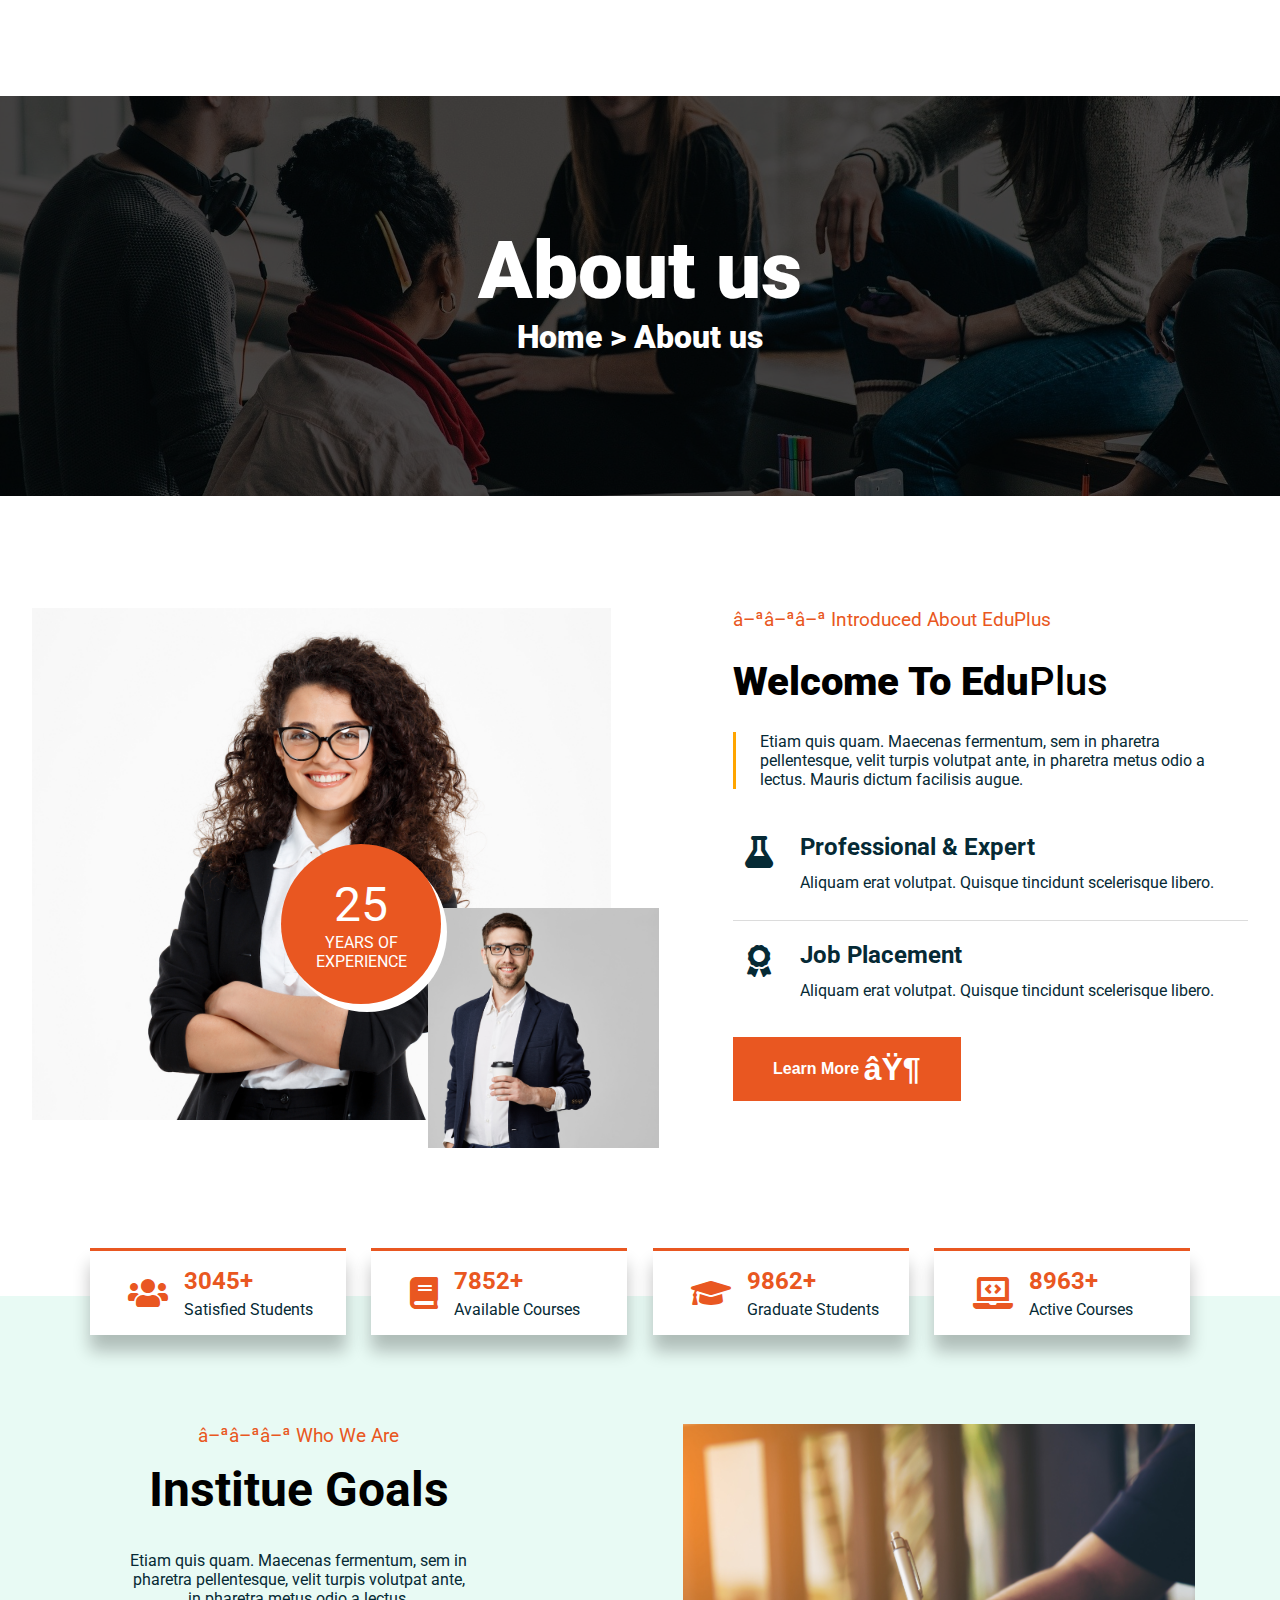
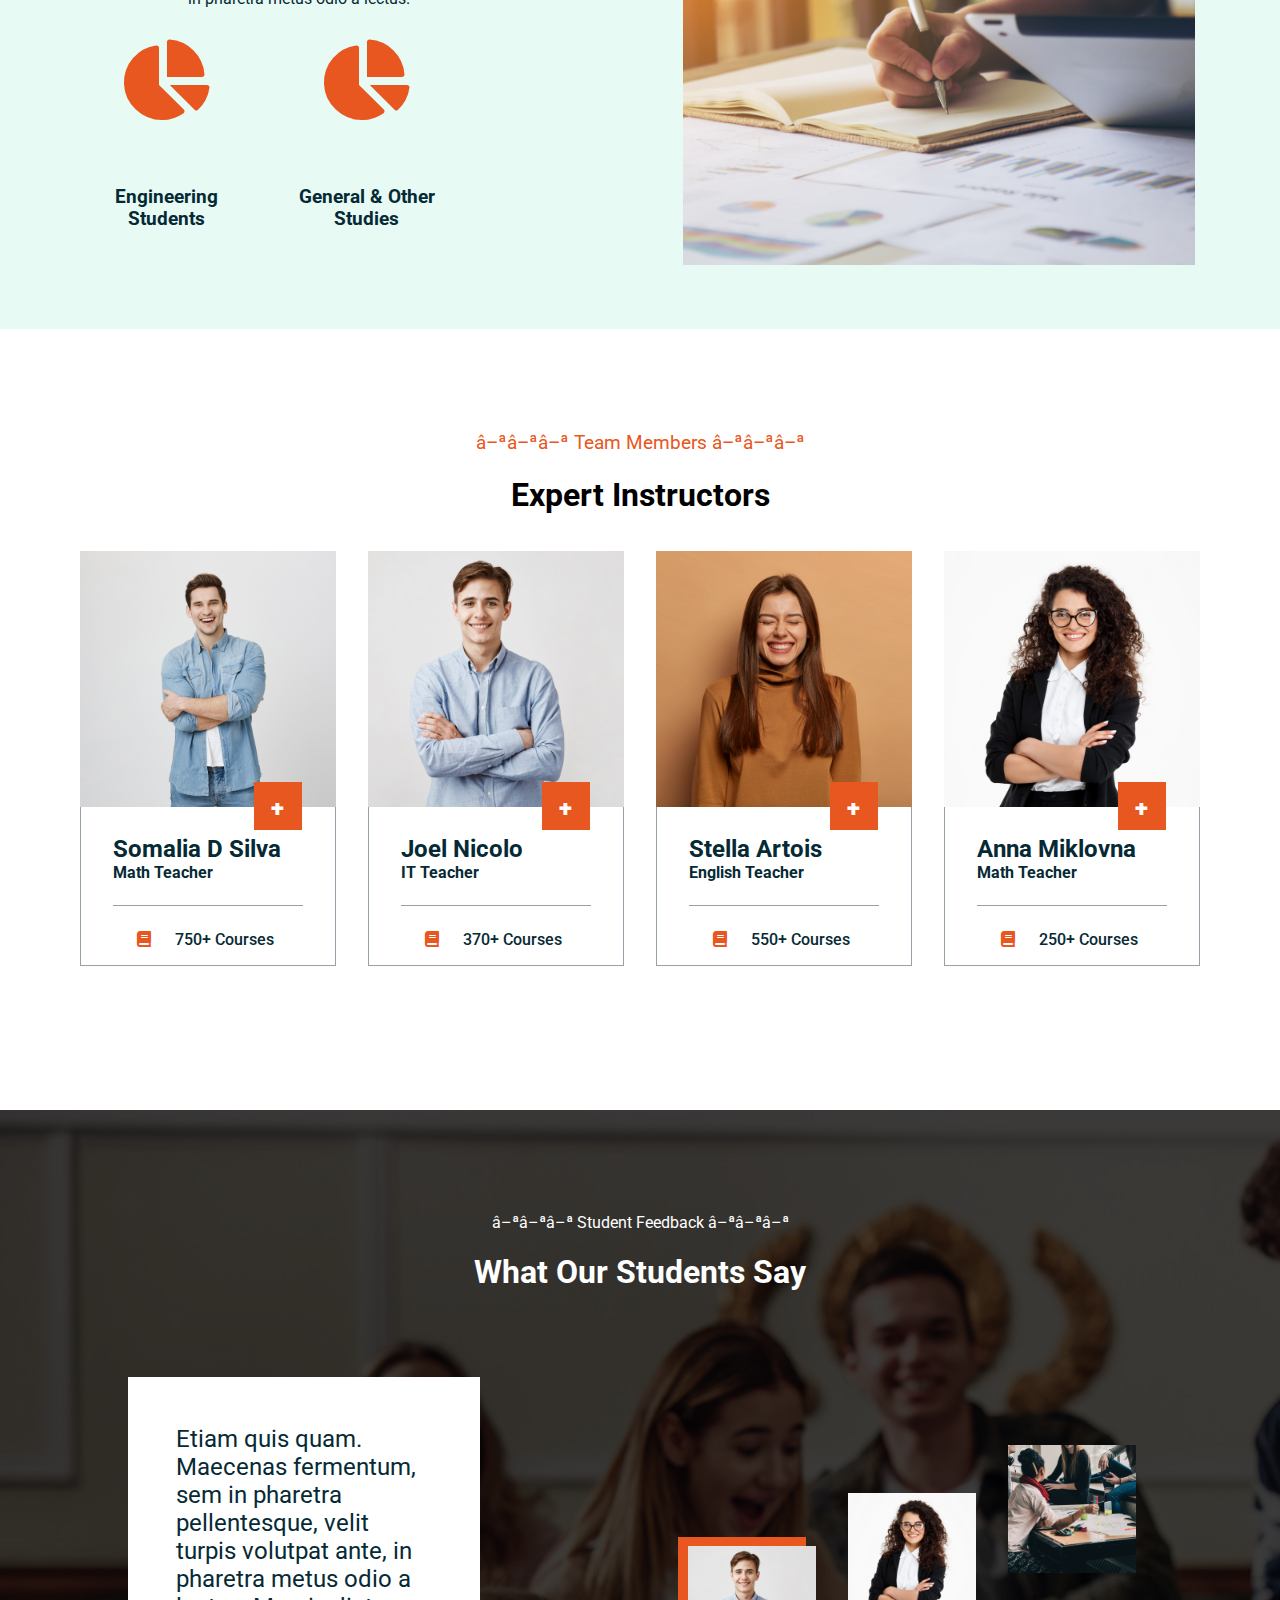
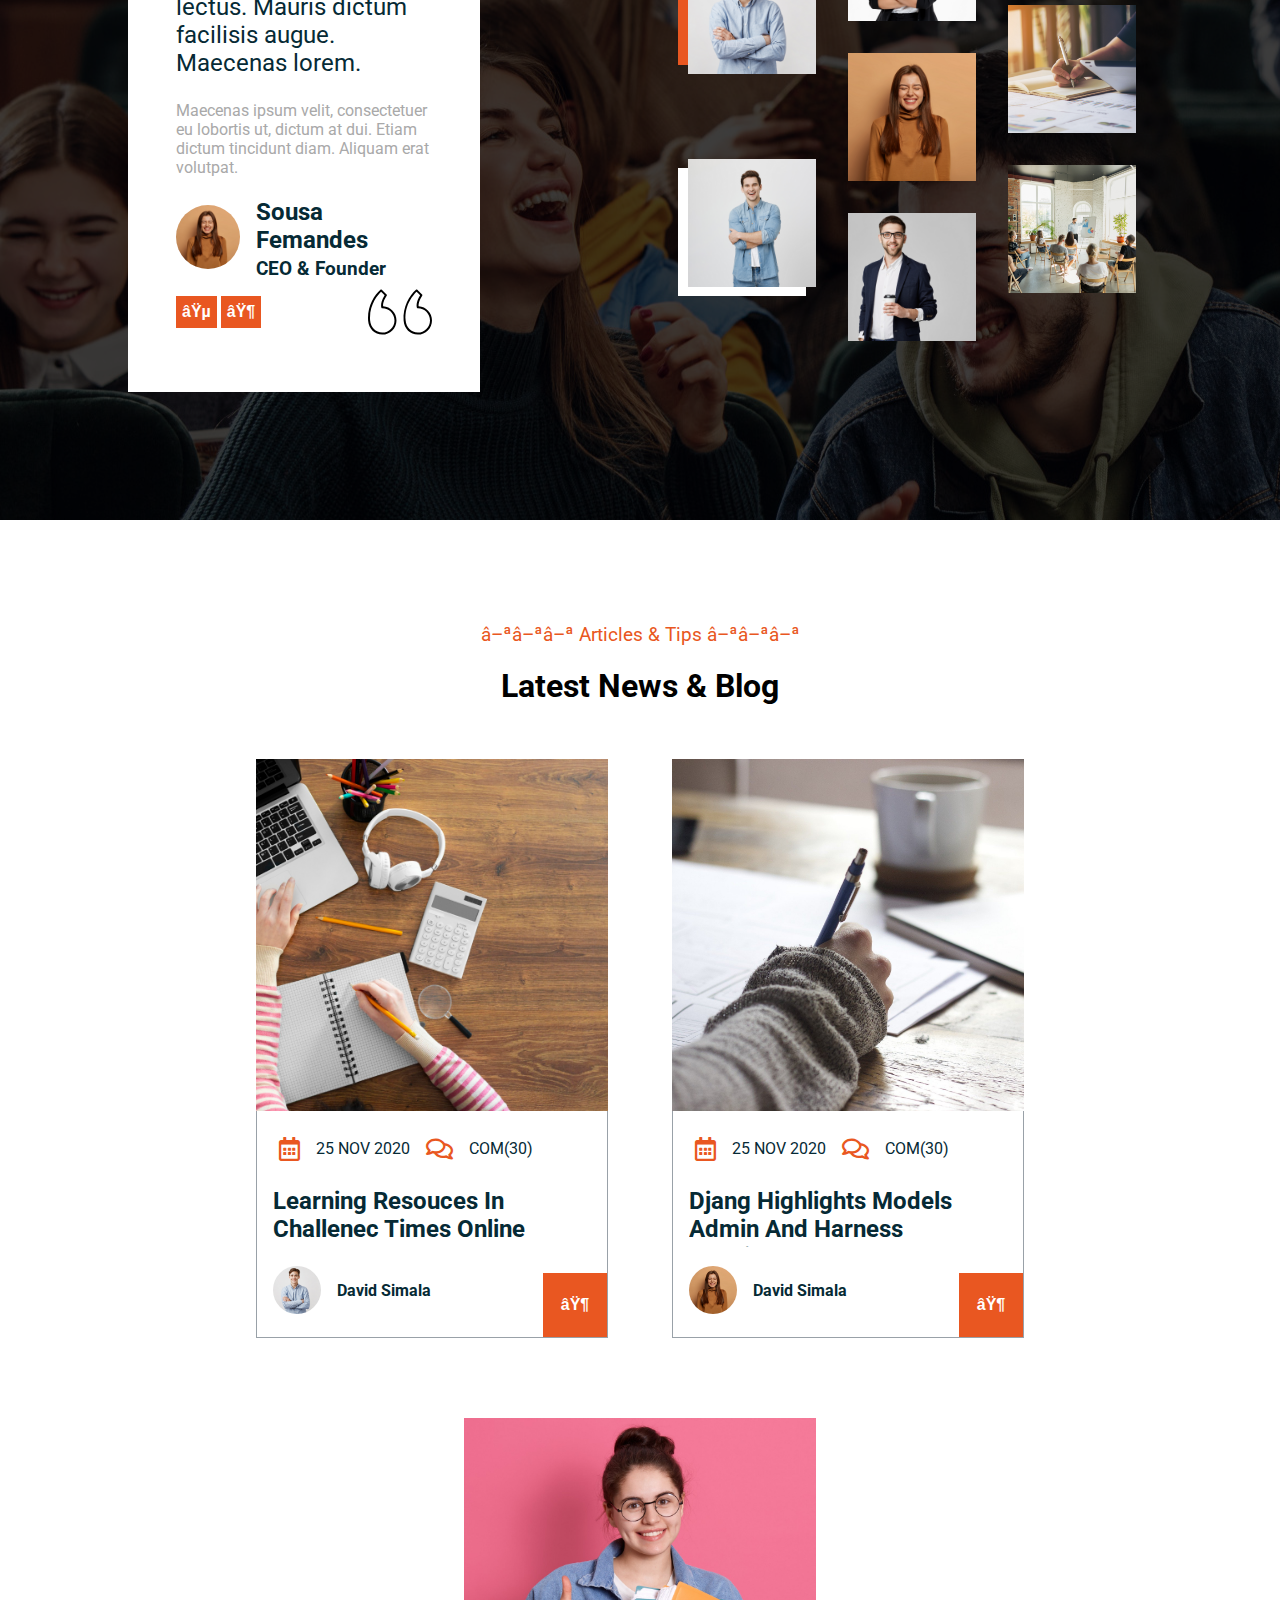
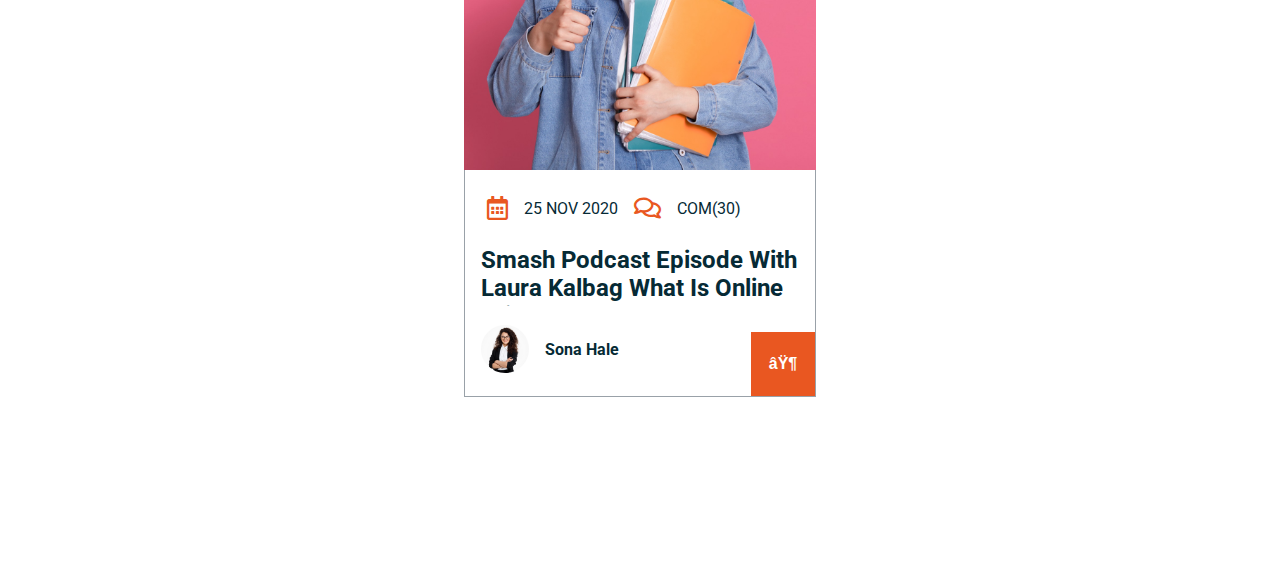
<file: WEB-project/about-us.html>
<!DOCTYPE html>
<html lang="cs">
  <head>
    <metacharset="UTF-8"/>
    <link rel="stylesheet" href="styles.css">
    <link href="https://fonts.googleapis.com/css2?family=Roboto:ital,wght@0,400;0,500;0,700;0,900;1,300;1,500&display=swap" rel="stylesheet">
    <link rel="stylesheet" href="/WEB-project/styles/all.min.css">

    <script src="./scripts.js"></script>
    <script
      src="https://code.jquery.com/jquery-3.3.1.js"
      integrity="sha256-2Kok7MbOyxpgUVvAk/HJ2jigOSYS2auK4Pfzbm7uH60="
      crossorigin="anonymous">
    </script>
    
    <script> 
      $(function(){
      $("#header").load("header-alt.html"); 
      $("#footer").load("footer.html"); 
      });
    </script> 

</head>

    <body>              

      <div id="header"></div>

        <main>         
          <div class="location">           
            <div class="location__text">
              <div class="pagename">About us</div>
              <div class="path">Home > About us</div>
            </div>              
          </div>

          <div class="experience"> <!-- obrazky + uvodni text -->
            <div class="left">
              <img class="main--img" src="/WEB-project/pictures/people/cheerful-curly-business-girl-wearing-glasses.jpg">
              <img class="secondary--img" src="/WEB-project/pictures/people/mand-holding-cup.jpg">
              <div class="circle upper">
                <div class="text"><span>25</span>  <div>YEARS OF EXPERIENCE</div></div>
              </div>
              <div class="lower circle">

              </div>
            </div>

            <div class=right>
              <div class="introduction">▪▪▪ Introduced About EduPlus</div>
              <h1><span>Welcome To Edu</span>Plus</h1>
              <div class="right--info">
                Etiam quis quam. Maecenas fermentum, sem in pharetra pellentesque, velit turpis volutpat ante, 
                in pharetra metus odio a lectus. Mauris dictum facilisis augue. 
              </div>

              <div class="qualities lined">
                <div class="icon">
                  <i class="fas fa-flask"></i>
                </div>
                <div>
                  <h2>Professional & Expert</h2>
                  <span>Aliquam erat volutpat. Quisque tincidunt scelerisque libero. </span>
                </div>
              </div>

              <div class="qualities">
                <div class="icon">
                  <i class="fas fa-award"></i>
                </div>
                <div>
                  <h2>Job Placement</h2>
                  <span>Aliquam erat volutpat. Quisque tincidunt scelerisque libero. </span>
                </div>
              </div>

              <button class="defbutton">Learn More <span class="embig">⟶</span></button>
            </div>
          </div>


          <div class="statistics">
            <div class="card">
              <div class="holder">
                <i class="fas fa-users"></i>
              </div>
              <div>
                <h2>3045+</h2>
                <span>Satisfied Students</span>
              </div>
            </div>
  
            <div class="card">
              <div class="holder">
                <i class="fas fa-book"></i>
              </div>
              <div>
                <h2>7852+</h2>
                <span>Available Courses</span>
              </div>
            </div>
  
            <div class="card">
              <div class="holder">
                <i class="fas fa-graduation-cap"></i>
              </div>
              <div>
                <h2>9862+</h2>
                <span>Graduate Students</span>
              </div>
            </div>
  
            <div class="card">
              <div class="holder">
                <i class="fas fa-laptop-code"></i>
              </div>
              <div>
                <h2>8963+</h2>
                <span>Active Courses</span>
              </div>
            </div>
          </div>


          <div class="goals">
            <div class="left">
              <div class="introduction">
                ▪▪▪ Who We Are
              </div>

              <h1>Institue Goals</h1>

              <p>Etiam quis quam. Maecenas fermentum, sem in pharetra pellentesque, velit turpis volutpat ante, 
                in pharetra metus odio a lectus.</p>

              <div class="percentages">
                <div class="percentages--card">
                  <i class="fas fa-chart-pie"></i>
                  <h3 class="border--text">Engineering Students</h3>
                </div>
                <div class="percentages--card">
                  <i class="fas fa-chart-pie"></i>
                  <h3>General & Other Studies</h3>
                </div>
              </div>
            </div>

            <div class="right">
              <img class="promo" src="/WEB-project/pictures/media/business-women.jpg">
            </div>
          </div>


          <div class="lectors">

            <div class="standart--heading">
              <div class="introduction">
                ▪▪▪ Team Members ▪▪▪
              </div>
    
              <h1>Expert Instructors</h1>
            </div>
    
            <div class="lectors--cards">
              <div class="card">
                <img class="photo" src="/WEB-project/pictures/people/guy1.jpg">
                
                <div class="card--info">
                  <div class="name">
                    <h2>Somalia D Silva</h2>
                    <h4>Math Teacher</h4>
    
                    <div class="courses">
                      <i class="fas fa-book"></i>
                      750+ Courses
                    </div>
                  </div>
    
                  <div class="dropdown">                  
                    <div class="uproll-content">
                      <a href="./about-us.html">
                        <div class="lblue small-icon icon">
                          <i class="fab fa-twitter"></i>
                        </div>
                      </a>
                      <a href="./about-us.html">
                        <div class="red small-icon icon">
                          <i class="fab fa-youtube"></i>
                        </div>
                      </a>
                      <a href="./about-us.html">
                        <div class="dblue small-icon icon">
                          <i class="fab fa-facebook"></i>
                        </div>
                      </a>
                    </div>
                    <p class="upbtn">+</p>
                  </div>                  
                  
                </div>
              </div>
    
              <div class="card">
                <img class="photo" src="/WEB-project/pictures/people/young-man.jpg">
                
                <div class="card--info">
                  <div class="name">
                    <h2>Joel Nicolo</h2>
                    <h4>IT Teacher</h4>
    
                    <div class="courses">
                      <i class="fas fa-book"></i>
                      370+ Courses
                    </div>
                  </div>
    
                  <div class="dropdown">                  
                    <div class="uproll-content">
                      <a href="./about-us.html">
                        <div class="lblue small-icon icon">
                          <i class="fab fa-twitter"></i>
                        </div>
                      </a>
                      <a href="./about-us.html">
                        <div class="red small-icon icon">
                          <i class="fab fa-youtube"></i>
                        </div>
                      </a>
                      <a href="./about-us.html">
                        <div class="dblue small-icon icon">
                          <i class="fab fa-facebook"></i>
                        </div>
                      </a>
                    </div>
                    <p class="upbtn">+</p>
                  </div>                  
                  
                </div>
              </div>
    
              <div class="card">
                <img class="photo" src="/WEB-project/pictures/people/people-joy.jpg">
                
                <div class="card--info">
                  <div class="name">
                    <h2>Stella Artois</h2>
                    <h4>English Teacher</h4>
    
                    <div class="courses">
                      <i class="fas fa-book"></i>
                      550+ Courses
                    </div>
                  </div>
    
                  <div class="dropdown">                  
                    <div class="uproll-content">
                      <a href="./about-us.html">
                        <div class="lblue small-icon icon">
                          <i class="fab fa-twitter"></i>
                        </div>
                      </a>
                      <a href="./about-us.html">
                        <div class="red small-icon icon">
                          <i class="fab fa-youtube"></i>
                        </div>
                      </a>
                      <a href="./about-us.html">
                        <div class="dblue small-icon icon">
                          <i class="fab fa-facebook"></i>
                        </div>
                      </a>
                    </div>
                    <p class="upbtn">+</p>
                  </div>                  
                  
                </div>
              </div>
    
              <div class="card">
                <img class="photo" src="/WEB-project/pictures/people/cheerful-curly-business-girl-wearing-glasses.jpg">
                
                <div class="card--info">
                  <div class="name">
                    <h2>Anna Miklovna</h2>
                    <h4>Math Teacher</h4>
    
                    <div class="courses">
                      <i class="fas fa-book"></i>
                      250+ Courses
                    </div>
                  </div>
    
                  <div class="dropdown">                  
                    <div class="uproll-content">
                      <a href="./about-us.html">
                        <div class="lblue small-icon icon">
                          <i class="fab fa-twitter"></i>
                        </div>
                      </a>
                      <a href="./about-us.html">
                        <div class="red small-icon icon">
                          <i class="fab fa-youtube"></i>
                        </div>
                      </a>
                      <a href="./about-us.html">
                        <div class="dblue small-icon icon">
                          <i class="fab fa-facebook"></i>
                        </div>
                      </a>
                    </div>
                    <p class="upbtn">+</p>
                  </div>                  
                  
                </div>
              </div>              
            </div>
    
          </div>


          <div class="feedback">
            <div class="feedback--content">
              <div class="feedback--heading">
                <div>▪▪▪ Student Feedback ▪▪▪</div>
                <h1>What Our Students Say</h1>
              </div>
    
              <div class="reviews">
                <div class="left">
                  <div class="people">
                    <div class="active person">
                      <p class="text">
                        Etiam quis quam. Maecenas fermentum, sem in pharetra pellentesque, velit turpis volutpat ante, in 
                        pharetra metus odio a lectus. Mauris dictum facilisis augue. Maecenas lorem. 
                      </p>
                      <p class="underline">
                        Maecenas ipsum velit, 
                        consectetuer eu lobortis ut, dictum at dui. Etiam dictum tincidunt diam. Aliquam erat volutpat. 
                      </p>
                      <div class="commentator">
                        <img class="commentator-pic" src="/WEB-project/pictures/people/people-joy.jpg">
                        <div class="commentator--info">
                          <h2>Sousa Femandes</h2>
                          <h3>CEO & Founder</h3>
                        </div>
                      </div>
                    </div>
    
                    <div class="person">
                      <p class="text">
                        Maecenas ipsum velit. Maecenas fermentum, sem in pharetra pellentesque, velit turpis volutpat ante, in 
                        pharetra metus odio a lectus. Mauris dictum facilisis augue. Maecenas lorem. 
                      </p>
                      <p class="underline">
                        Etiam ipsum velit, 
                        consectetuer eu lobortis ut, dictum at dui. Etiam dictum tincidunt diam. Aliquam erat volutpat. 
                      </p>
                      <div class="commentator">
                        <img class="commentator-pic" src="/WEB-project/pictures/people/guy1.jpg">
                        <div class="commentator--info">
                          <h2>Hall van Neider</h2>
                          <h3>COO</h3>
                        </div>
                      </div>
                    </div>
    
                    <div class="person">
                      <p class="text">
                        Sed ac dolor sit amet purus malesuada congue. Nulla non lectus sed nisl molestie malesuada. Vivamus porttitor turpis ac leo. Nullamrhoncus aliquam metus. Nunc dapibus tortor ve.
                      </p>
                      <p class="underline">
                        Linea vepsum velit, 
                        consectetuer eu lobortis ut, dictum at dui. Etiam dictum tincidunt diam. Aliquam erat volutpat. 
                      </p>
                      <div class="commentator">
                        <img class="commentator-pic" src="/WEB-project/pictures/people/cheerful-curly-business-girl-wearing-glasses.jpg">
                        <div class="commentator--info">
                          <h2>Mia Hall</h2>
                          <h3>Senior Lector</h3>
                        </div>
                      </div>
                    </div>
                  </div>
    
    
                  <div class="commentator--nav">
                    <div class="commentator--buttons">
                      <button class="smallbutton" id="prev" onclick="goPrev()">⟵</button>
                      <button class="smallbutton" id="next" onclick="goNext()">⟶</button>
                    </div>
                    <img src="/WEB-project/icons/left-quote.svg">
                  </div>
                </div>
    
                <div class="right">
                  <div class="gallery">
                    <div class="column">
                      <img src="/WEB-project/pictures/people/young-man.jpg">
                      <img src="/WEB-project/pictures/people/guy1.jpg">
                    </div>
                    <div class="column">
                      <img src="/WEB-project/pictures/people/cheerful-curly-business-girl-wearing-glasses.jpg">
                      <img src="/WEB-project/pictures/people/people-joy.jpg">
                      <img src="/WEB-project/pictures/people/mand-holding-cup.jpg">
                    </div>
                    <div class="third column">
                      <img src="/WEB-project/pictures/mainpage/people.jpg">
                      <img src="/WEB-project/pictures/media/business-women.jpg">
                      <img src="/WEB-project/pictures/courses/course-5.jpg">
                    </div>
                  </div>
                  <div class="white square"></div>
                  <div class="orange square"></div>
                </div>
    
              </div>
            </div>
          </div>

          
          <div class="newsnblog">

            <div class="standart--heading">
              <div class="introduction">
                ▪▪▪ Articles & Tips ▪▪▪
              </div>
    
              <h1>Latest News & Blog</h1>
            </div>
    
            <div class="blog--cards">
              <div class="card">
                <img class="img--main" src="/WEB-project/pictures/courses/course-1.jpg">
                <div class="bottom">
                  <div class="info">
                    <div class="holder">
                      <i class="far fa-calendar-alt"></i>
                      <div class="text">25 NOV 2020</div>
                    </div>
                    <div class="holder">
                      <i class="far fa-comments"></i>
                      <div class="text">COM(30)</div>
                    </div>
                  </div>
    
                  <h2>Learning Resouces In Challenec Times Online Workshops</h2>
    
                  <div class="author">
                    <img class="author--img" src="/WEB-project/pictures/people/young-man.jpg">
                    <h4>David Simala</h4>
                  </div>
    
                  <a href="./blog-detail.html">
                    <div class="buttonholder">
                      <button class="smallbutton">⟶</button>
                    </div>
                  </a>
                </div>
              </div>
    
              <div class="card">
                <img class="img--main" src="/WEB-project/pictures/mainpage/writing.jpg">
                <div class="bottom">
                  <div class="info">
                    <div class="holder">
                      <i class="far fa-calendar-alt"></i>
                      <div class="text">25 NOV 2020</div>
                    </div>
                    <div class="holder">
                      <i class="far fa-comments"></i>
                      <div class="text">COM(30)</div>
                    </div>
                  </div>
    
                  <h2>Djang Highlights Models Admin And Harness Relational Database</h2>
    
                  <div class="author">
                    <img class="author--img" src="/WEB-project/pictures/people/people-joy.jpg">
                    <h4>David Simala</h4>
                  </div>
                  <a href="./blog-detail.html">
                    <div class="buttonholder">
                      <button class="smallbutton">⟶</button>
                    </div>
                  </a>
                </div>
              </div>
    
              <div class="card">
                <img class="img--main" src="/WEB-project/pictures/courses/course-4.jpg">
                <div class="bottom">
                  <div class="info">
                    <div class="holder">
                      <i class="far fa-calendar-alt"></i>
                      <div class="text">25 NOV 2020</div>
                    </div>
                    <div class="holder">
                      <i class="far fa-comments"></i>
                      <div class="text">COM(30)</div>
                    </div>
                  </div>
    
                  <h2>Smash Podcast Episode With Laura Kalbag What Is Online Privacy</h2>
    
                  <div class="author">
                    <img class="author--img" src="/WEB-project/pictures/people/cheerful-curly-business-girl-wearing-glasses.jpg">
                    <h4>Sona Hale</h4>
                  </div>
    
                  <a href="./blog-detail.html">
                    <div class="buttonholder">
                      <button class="smallbutton">⟶</button>
                    </div>
                  </a>
                </div>
              </div>
            </div>
          </div>

        </main>

        <div id="footer"></div>
    </body>
</html>
</file>
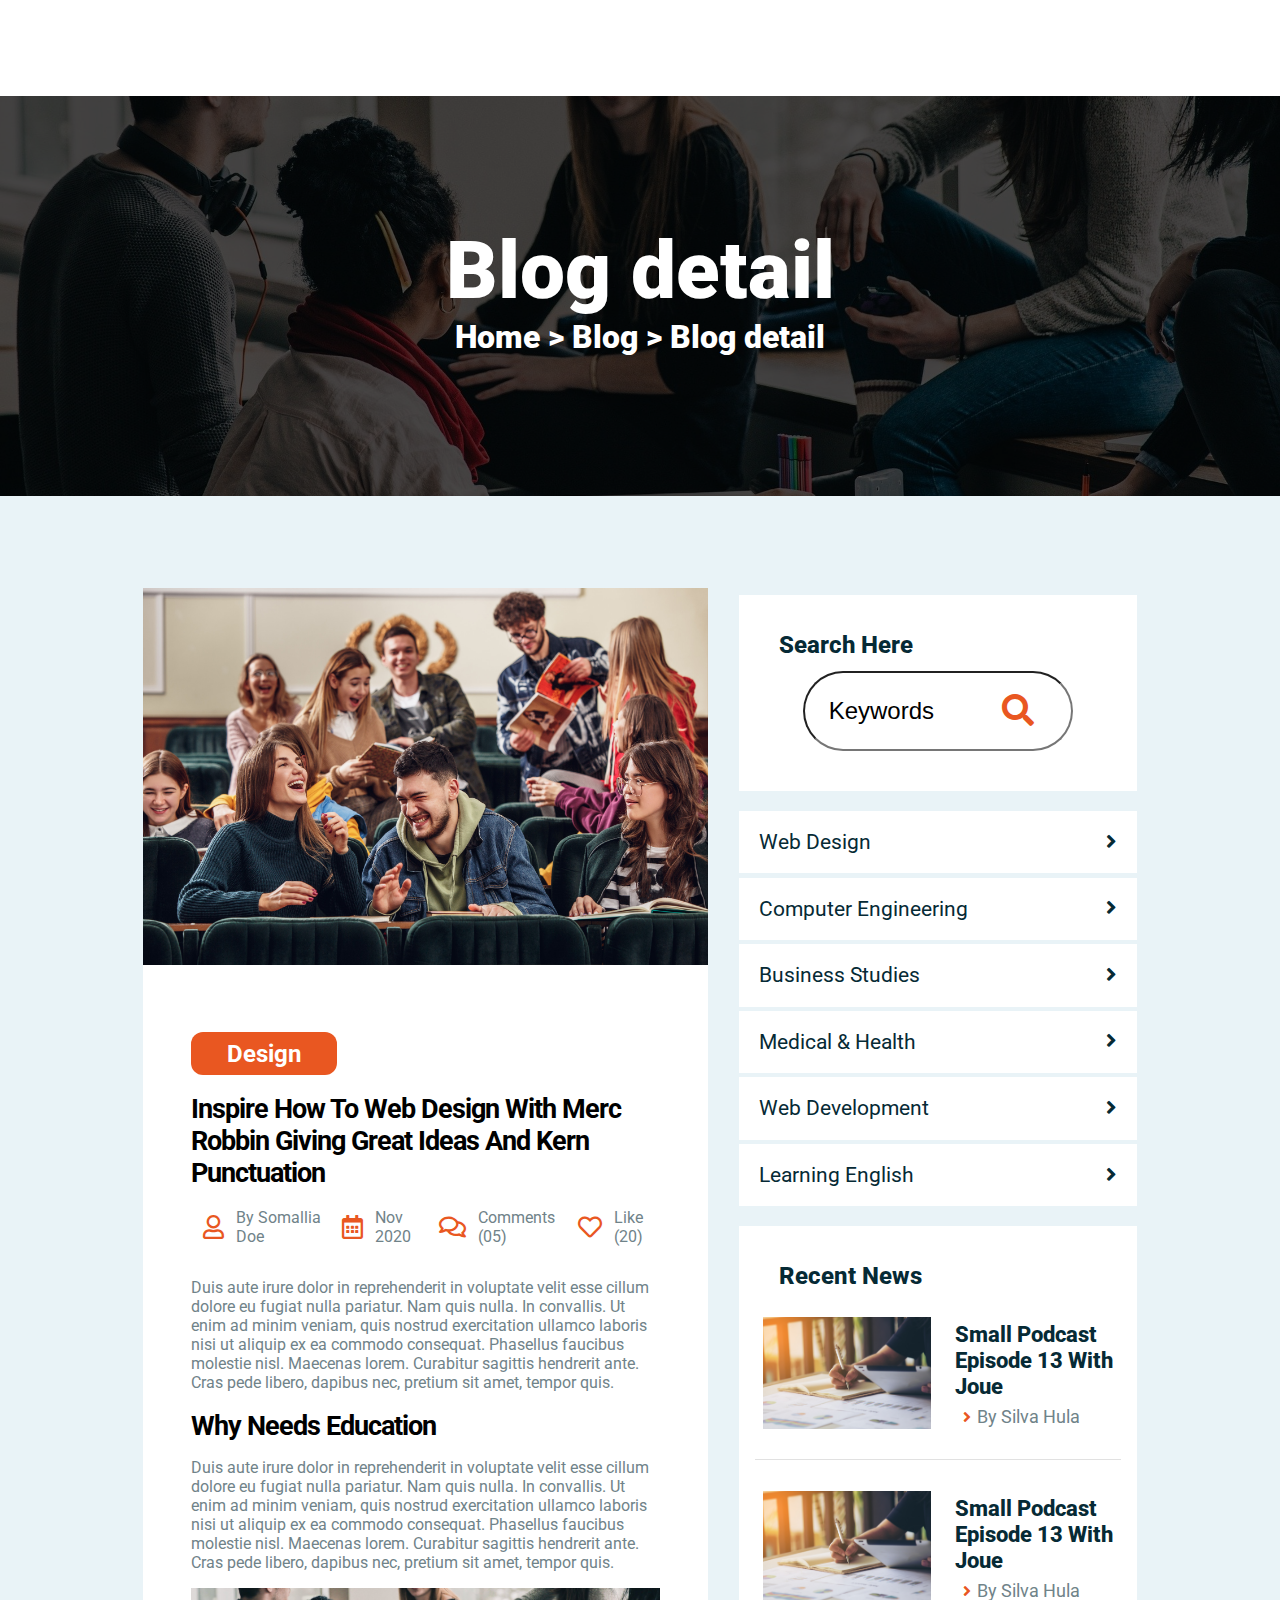
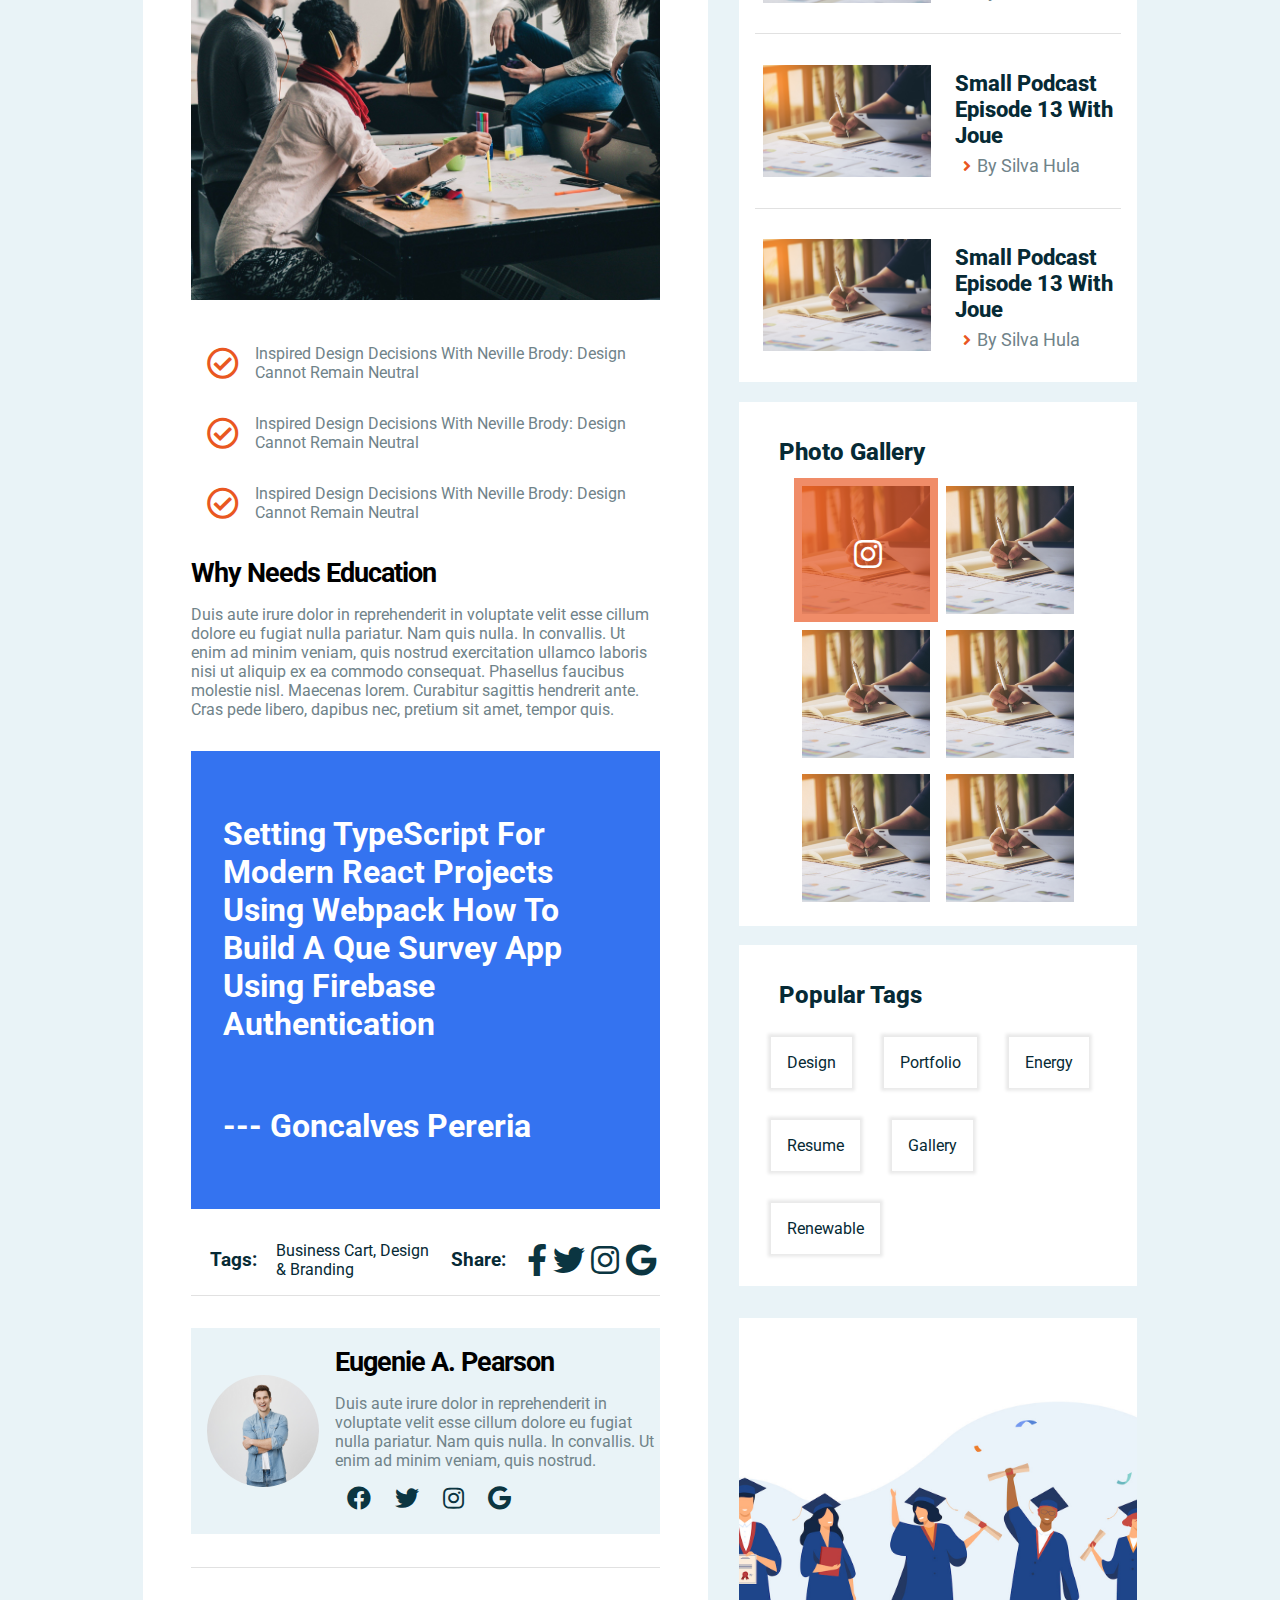
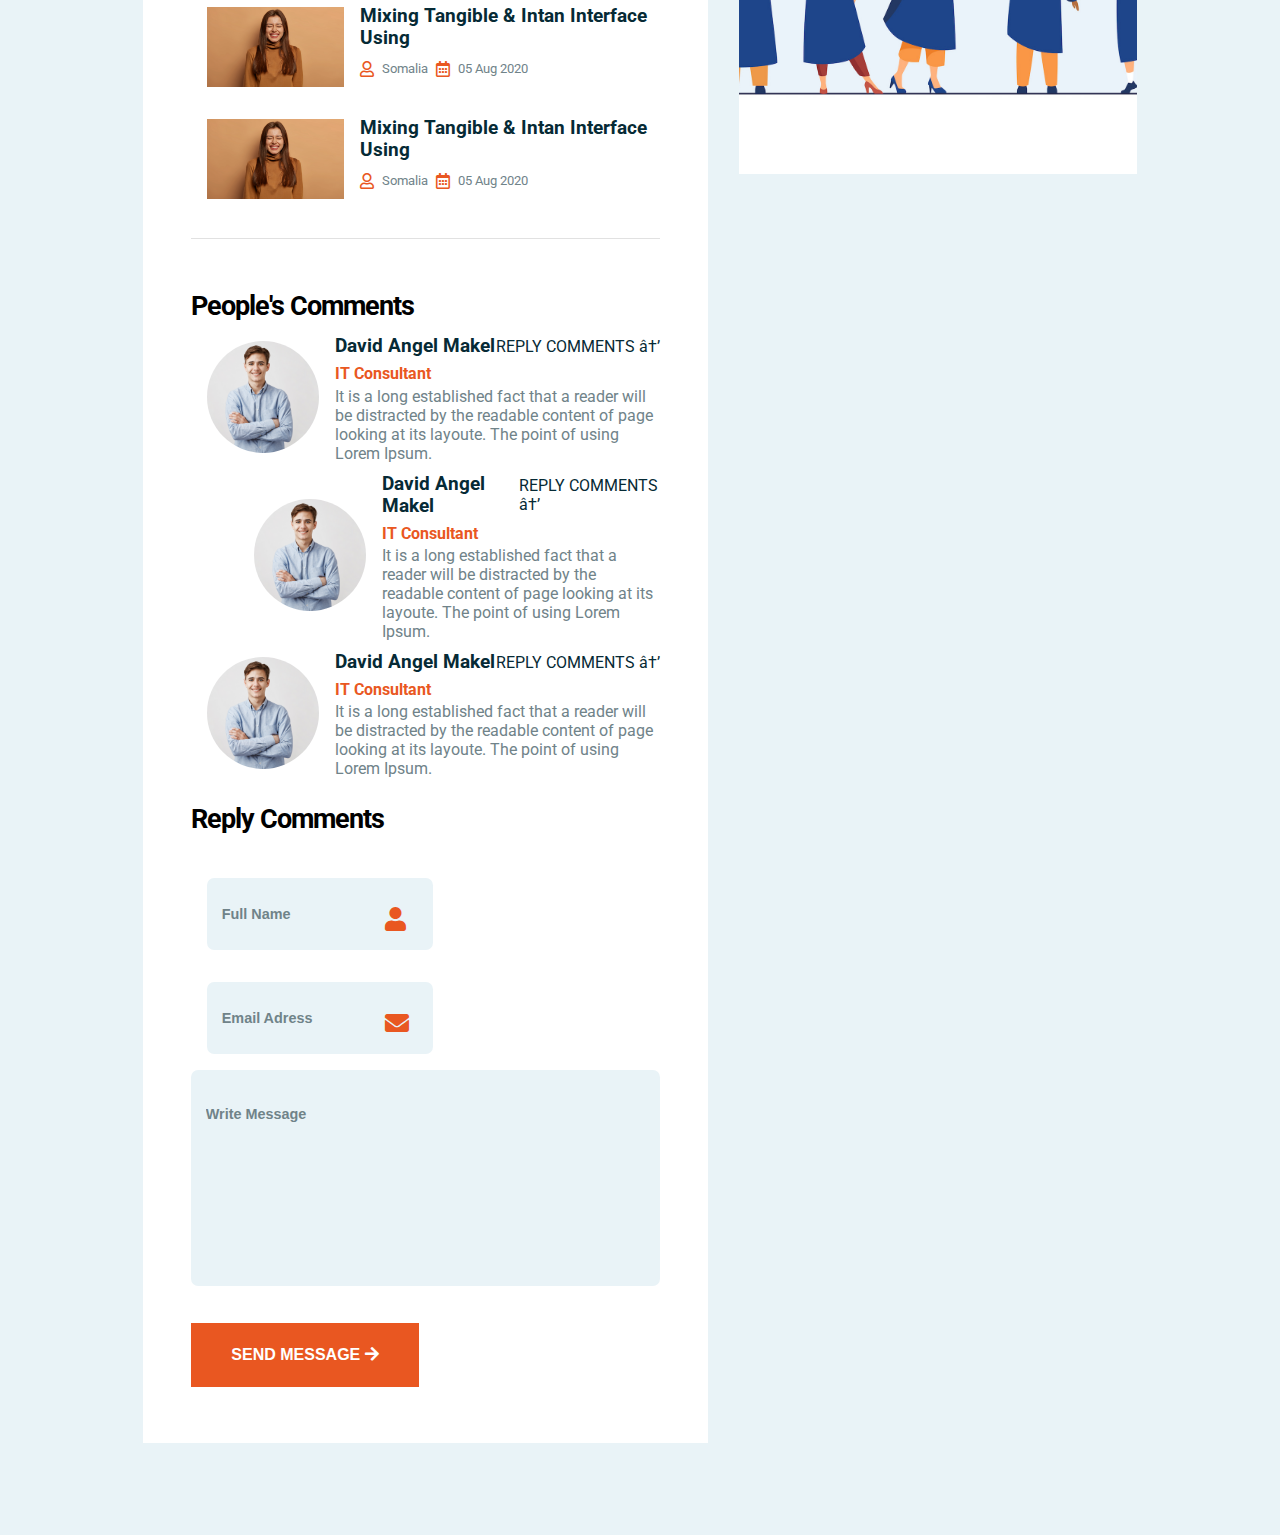
<file: WEB-project/blog-detail.html>
<!DOCTYPE html>
<html lang="cs">
  <head>
    <metacharset="UTF-8"/>
    <link rel="stylesheet" href="styles.css">
    <link rel="preconnect" href="https://fonts.gstatic.com">
    <link href="https://fonts.googleapis.com/css2?family=Roboto:ital,wght@0,400;0,500;0,700;0,900;1,300;1,500&display=swap" rel="stylesheet">
    <link rel="stylesheet" href="/WEB-project/styles/all.min.css">
    <script src="./scripts.js"></script>

    <script
      src="https://code.jquery.com/jquery-3.3.1.js"
      integrity="sha256-2Kok7MbOyxpgUVvAk/HJ2jigOSYS2auK4Pfzbm7uH60="
      crossorigin="anonymous">
    </script>
    
    <script> 
      $(function(){
      $("#header").load("header-alt.html"); 
      $("#footer").load("footer.html"); 
      });
    </script> 

</head>

    <body>
               

      <div id="header"></div>

        <main>
          <div class="location">           
            <div class="location__text">
              <div class="pagename">Blog detail</div>
              <div class="path">Home > Blog > Blog detail</div>
            </div>              
          </div>

          <div class="blog--layout">
            <div class="column--main">
              <article class="column">
                <img class="text--img" src="/WEB-project/pictures/media/group-students.jpg">
                  <div class="text">
                  <h2>Design</h2>
                  <h1>Inspire How To Web Design With Merc Robbin Giving Great Ideas And Kern Punctuation</h1>
                  <div class="stats row">
                    <div class="row">
                      <i class="far fa-user"></i>
                      <p>By Somallia Doe</p>                      
                    </div>
                    <div class="row">
                      <i class="far fa-calendar-alt"></i>
                      <p>Nov 2020</p>
                    </div>
                    <div class="row">
                      <i class="far fa-comments"></i>
                      <p>Comments (05)</p>
                    </div>
                    <div class="row">
                      <i class="far fa-heart"></i>
                      <p>Like (20)</p>
                    </div>
                  </div>
                  <p>Duis aute irure dolor in reprehenderit in voluptate velit esse cillum dolore eu fugiat nulla pariatur. 
                    Nam quis nulla. In convallis. Ut enim ad minim veniam, quis nostrud exercitation ullamco laboris nisi ut 
                    aliquip ex ea commodo consequat. Phasellus faucibus molestie nisl. Maecenas lorem. Curabitur sagittis 
                    hendrerit ante. Cras pede libero, dapibus nec, pretium sit amet, tempor quis.</p>
                  <h1>Why Needs Education</h1>
                  <p>Duis aute irure dolor in reprehenderit in voluptate velit esse cillum dolore eu fugiat nulla pariatur. 
                    Nam quis nulla. In convallis. Ut enim ad minim veniam, quis nostrud exercitation ullamco laboris nisi ut 
                    aliquip ex ea commodo consequat. Phasellus faucibus molestie nisl. Maecenas lorem. Curabitur sagittis 
                    hendrerit ante. Cras pede libero, dapibus nec, pretium sit amet, tempor quis.</p>
                    
                  <img src="/WEB-project/pictures/mainpage/people.jpg">

                  <div class="tips column">
                    <div class="row">
                      <i class="far fa-check-circle"></i>
                      <p>Inspired Design Decisions With Neville Brody: Design Cannot Remain Neutral</p>
                    </div>
                    <div class="row">
                      <i class="far fa-check-circle"></i>
                      <p>Inspired Design Decisions With Neville Brody: Design Cannot Remain Neutral</p>
                    </div>
                    <div class="row">
                      <i class="far fa-check-circle"></i>
                      <p>Inspired Design Decisions With Neville Brody: Design Cannot Remain Neutral</p>
                    </div>
                  </div>
     
                  <h1>Why Needs Education</h1>
                  <p>Duis aute irure dolor in reprehenderit in voluptate velit esse cillum dolore eu fugiat nulla pariatur. 
                    Nam quis nulla. In convallis. Ut enim ad minim veniam, quis nostrud exercitation ullamco laboris nisi ut 
                    aliquip ex ea commodo consequat. Phasellus faucibus molestie nisl. Maecenas lorem. Curabitur sagittis 
                    hendrerit ante. Cras pede libero, dapibus nec, pretium sit amet, tempor quis.</p>
                
                    <div class="spaced blue column">
                    <p>Setting TypeScript For Modern React Projects Using
                      Webpack How To Build A Que Survey App Using Firebase
                      Authentication
                    </p>
                    <p>
                      --- Goncalves Pereria
                    </p>
                  </div> 

                  <div class="row blog--end">
                    <div class="row">
                      <h3>Tags:</h3>
                      <span>Business Cart, Design & Branding</span>
                    </div>
                    <div class="socials row">
                      <h3>Share: </h3>
                      <i class="fab fa-facebook-f"></i>
                      <i class="fab fa-twitter"></i>
                      <i class="fab fa-instagram"></i>
                      <i class="fab fa-google"></i>
                    </div>
                  </div>

                  <div class="row blog--author">
                  
                     <img class="round--img" src="/WEB-project/pictures/people/guy1.jpg">
                    
                     <div>
                      <h1>Eugenie A. Pearson</h1>
                      <p>Duis aute irure dolor in reprehenderit in voluptate velit esse cillum dolore eu fugiat nulla pariatur. 
                        Nam quis nulla. In convallis. Ut enim ad minim veniam, quis nostrud.
                      </p>
                      <div class="socials row">                        
                        <i class="fab fa-facebook"></i>
                        <i class="fab fa-twitter"></i>
                        <i class="fab fa-instagram"></i>
                        <i class="fab fa-google"></i>
                      </div>
                    </div>
                  </div>

                  <div class="row blog--similar">
                    <div class="row">
                      <img src="/WEB-project/pictures/people/people-joy.jpg">
                      <div class="column">
                        <h3>Mixing Tangible & Intan Interface Using</h3>
                        <div class="row">
                          <div class="row">
                            <i class="far fa-user"></i>
                            <p>Somalia</p>
                          </div>
                          <div class="row">
                            <i class="far fa-calendar-alt"></i>
                            <p>05 Aug 2020</p>
                          </div>
                        </div>
                      </div>
                    </div>
                    <div class="row">
                      <img src="/WEB-project/pictures/people/people-joy.jpg">
                      <div class="column">
                        <h3>Mixing Tangible & Intan Interface Using</h3>
                        <div class="row">
                          <div class="row">
                            <i class="far fa-user"></i>
                            <p>Somalia</p>
                          </div>
                          <div class="row">
                            <i class="far fa-calendar-alt"></i>
                            <p>05 Aug 2020</p>
                          </div>
                        </div>
                      </div>
                    </div>
                  </div>

                  <div class="column blog--comments">
                    <h1>People's Comments</h1>
                    <div class="row comment--main">
                        <img class="round--img" src="/WEB-project/pictures/people/young-man.jpg">
                        <div class="column">
                          <div class="row">
                            <h3>David Angel Makel</h3>
                            <span class="reply">REPLY COMMENTS →</span>
                          </div>
                          <h4>IT Consultant</h4>
                        <p>It is a long established fact that a reader will be distracted by the readable
                          content of page looking at its layoute. The point of using Lorem Ipsum.
                        </p>
                      </div>
                    </div>
                    <div class="row comment--sub">
                      <img class="round--img" src="/WEB-project/pictures/people/young-man.jpg">
                      <div class="column">
                        <div class="row">
                          <h3>David Angel Makel</h3>
                          <span class="reply">REPLY COMMENTS →</span>
                        </div>
                        <h4>IT Consultant</h4>
                      <p>It is a long established fact that a reader will be distracted by the readable
                        content of page looking at its layoute. The point of using Lorem Ipsum.
                      </p>
                    </div>
                  </div>
                    <div class="row comment--main">
                      <img class="round--img" src="/WEB-project/pictures/people/young-man.jpg">
                      <div class="column">
                        <div class="row">
                          <h3>David Angel Makel</h3>
                          <span class="reply">REPLY COMMENTS →</span>
                        </div>
                        <h4>IT Consultant</h4>
                      <p>It is a long established fact that a reader will be distracted by the readable
                        content of page looking at its layoute. The point of using Lorem Ipsum.
                      </p>
                    </div>
                    </div>
                  </div>

                  <div class="column form--message"> <!-- Message cast -->
                   <h1>Reply Comments</h1>

                    <div class="row credentials">
                      <div class="row">
                        <input value="Full Name">
                        <div class="holder--icon">
                           <i class="icon--coments fas fa-user"></i>
                        </div>
                      </div>
                      <div class="row">                  
                        <input value="Email Adress">  
                        <div class="holder--icon">             
                          <i class="fas fa-envelope"></i>
                        </div>
                      </div>
                    </div>
                    <input class="text--area" value="Write Message">
                    <button class="defbutton">SEND MESSAGE <i class="fas fa-arrow-right"></i></button>
                  </div>

                </div>
              </article>
            </div>

            <!-- Column 2 -->
            <div class="column--secondary">
              <article>
                <h2>Search Here</h2>
                <div class="row">
                  <input class="search" value="Keywords">
                  <div class="holder--icon">
                    <i class="fas fa-search"></i>
                  </div>                
                </div>
              </article>

              <article class="filter">
                <div class="row">
                  <p>Web Design</p>
                  <i class="fas fa-angle-right"></i>
                </div>
                <div class="row">
                  <p>Computer Engineering</p>
                  <i class="fas fa-angle-right"></i>
                </div>
                <div class="row">
                  <p>Business Studies</p>
                  <i class="fas fa-angle-right"></i>
                </div>
                <div class="row">
                  <p>Medical & Health</p>
                  <i class="fas fa-angle-right"></i>
                </div>
                <div class="row">
                  <p>Web Development</p>
                  <i class="fas fa-angle-right"></i>
                </div>
                <div class="row">
                  <p>Learning English</p>
                  <i class="fas fa-angle-right"></i>
                </div>
              </article>

              <article class="news">
                <h2>Recent News</h2>
                <div>
                  <div class="bordered row">
                    <img src="/WEB-project/pictures/media/business-women.jpg">
                    <div class="column">
                      <h2>Small Podcast Episode 13 With Joue</h2>
                      <div class="row">
                        <i class="fas fa-angle-right"></i>
                        <h3>By Silva Hula</h3>                        
                      </div>
                    </div>
                  </div>

                  <div class="bordered row">
                    <img src="/WEB-project/pictures/media/business-women.jpg">
                    <div class="column">
                      <h2>Small Podcast Episode 13 With Joue</h2>
                      <div class="row">
                        <i class="fas fa-angle-right"></i>
                        <h3> By Silva Hula</h3>                        
                      </div>
                    </div>
                  </div>

                  <div class="bordered row">
                    <img src="/WEB-project/pictures/media/business-women.jpg">
                    <div class="column">
                      <h2>Small Podcast Episode 13 With Joue</h2>
                      <div class="row">
                        <i class="fas fa-angle-right"></i>
                        <h3>By Silva Hula</h3>                        
                      </div>
                    </div>
                  </div>

                  <div class="row">
                    <img src="/WEB-project/pictures/media/business-women.jpg">
                    <div class="column">
                      <h2>Small Podcast Episode 13 With Joue</h2>
                      <div class="row">
                        <i class="fas fa-angle-right"></i>
                        <h3>By Silva Hula</h3>                        
                      </div>
                    </div>
                  </div>
                </div>
              </article>

              <article class="photo--gallery">
                <h2>Photo Gallery</h2>
                <div class="row">
                  <div class="column">
                    <div class="ig">
                      <img src="/WEB-project/pictures/media/business-women.jpg">
                    </div>  
                    <div class="holder--icon"><i class="fab fa-instagram"></i></div>
                    <img src="/WEB-project/pictures/media/business-women.jpg">
                    <img src="/WEB-project/pictures/media/business-women.jpg">
                  </div>

                  <div class="column">
                    <img src="/WEB-project/pictures/media/business-women.jpg">
                    <img src="/WEB-project/pictures/media/business-women.jpg">
                    <img src="/WEB-project/pictures/media/business-women.jpg">
                  </div>
                </div>
              </article>

              <article class="tags">
                <h2>Popular Tags</h2>
                <div class="row">
                  <p>Design</p>
                  <p>Portfolio</p>
                  <p>Energy</p>
                  <p>Resume</p>
                  <p>Gallery</p>
                  <p>Renewable</p>
                </div>
              </article>

              <img class="img--aside" src="/WEB-project/pictures/header/students.jpg">

            </div>

          </div>         

        </main>



        <div id="footer"></div>
    </body>
</html>
</file>
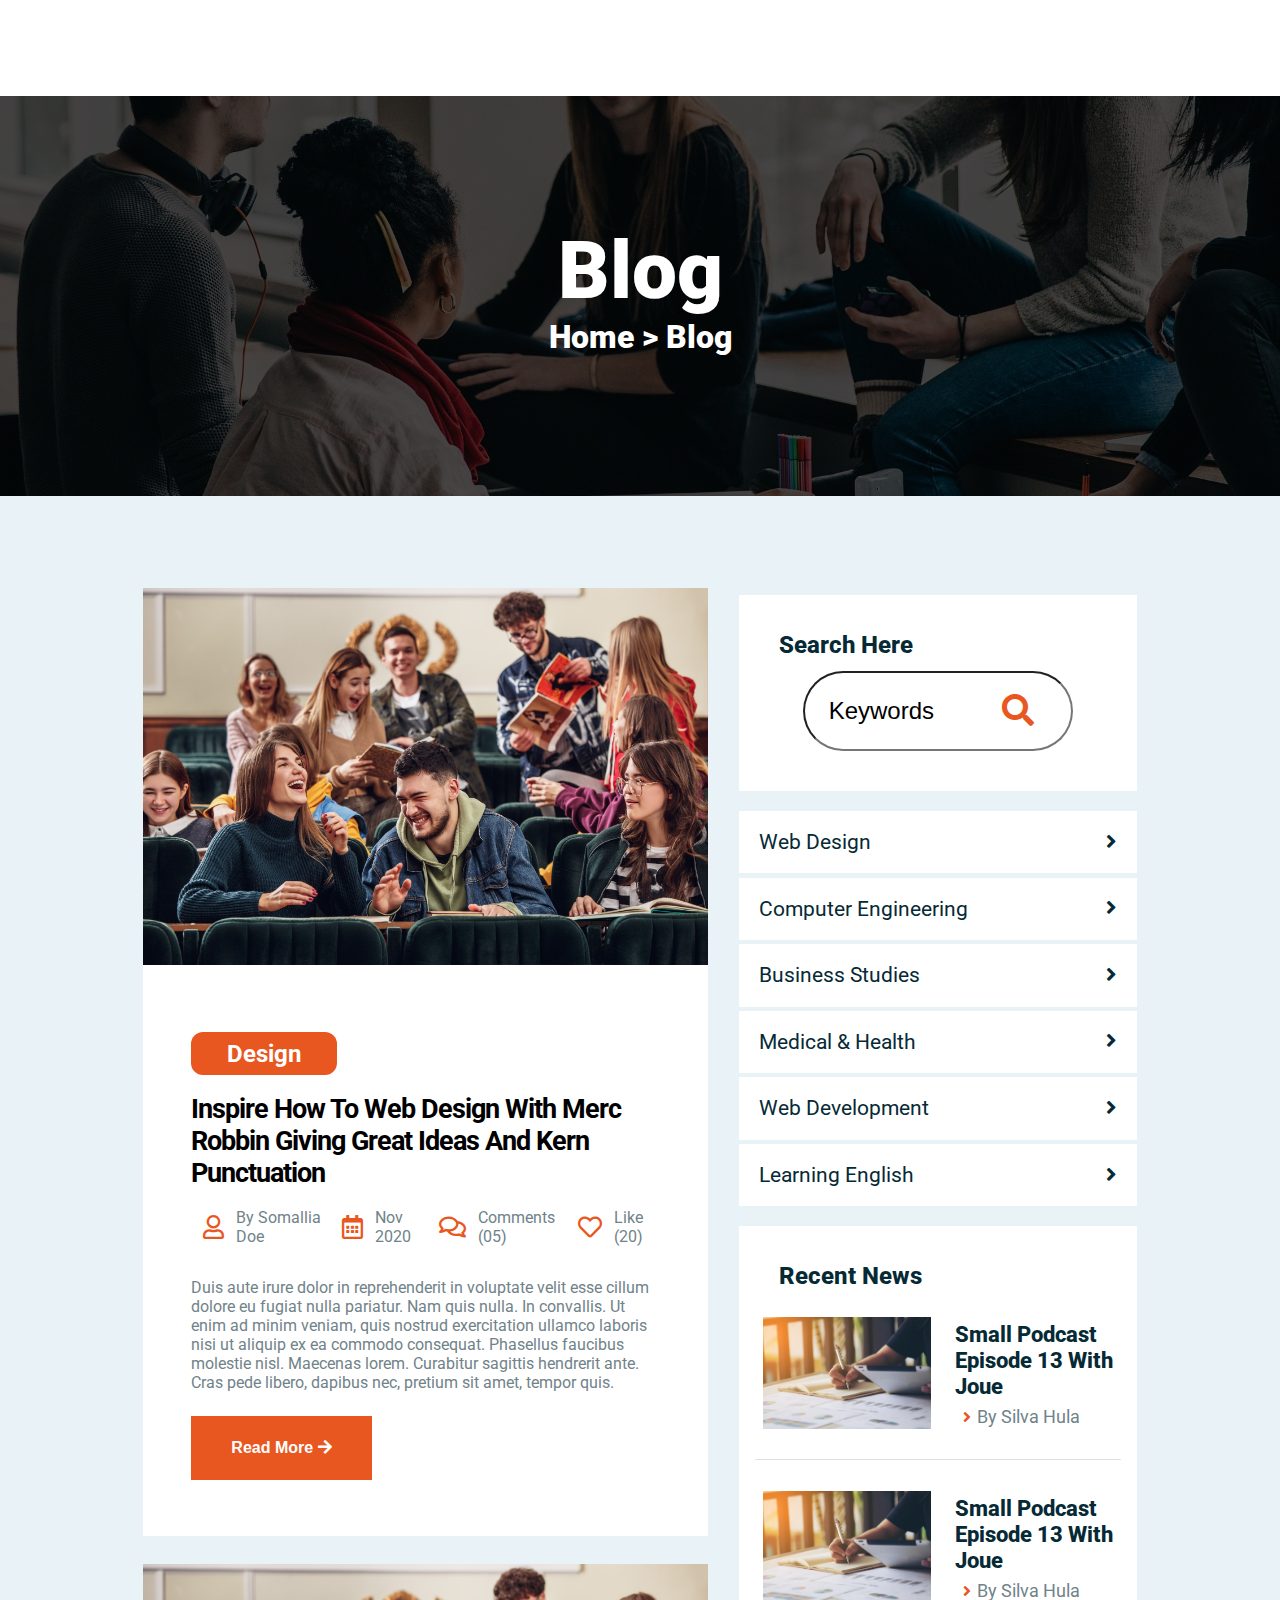
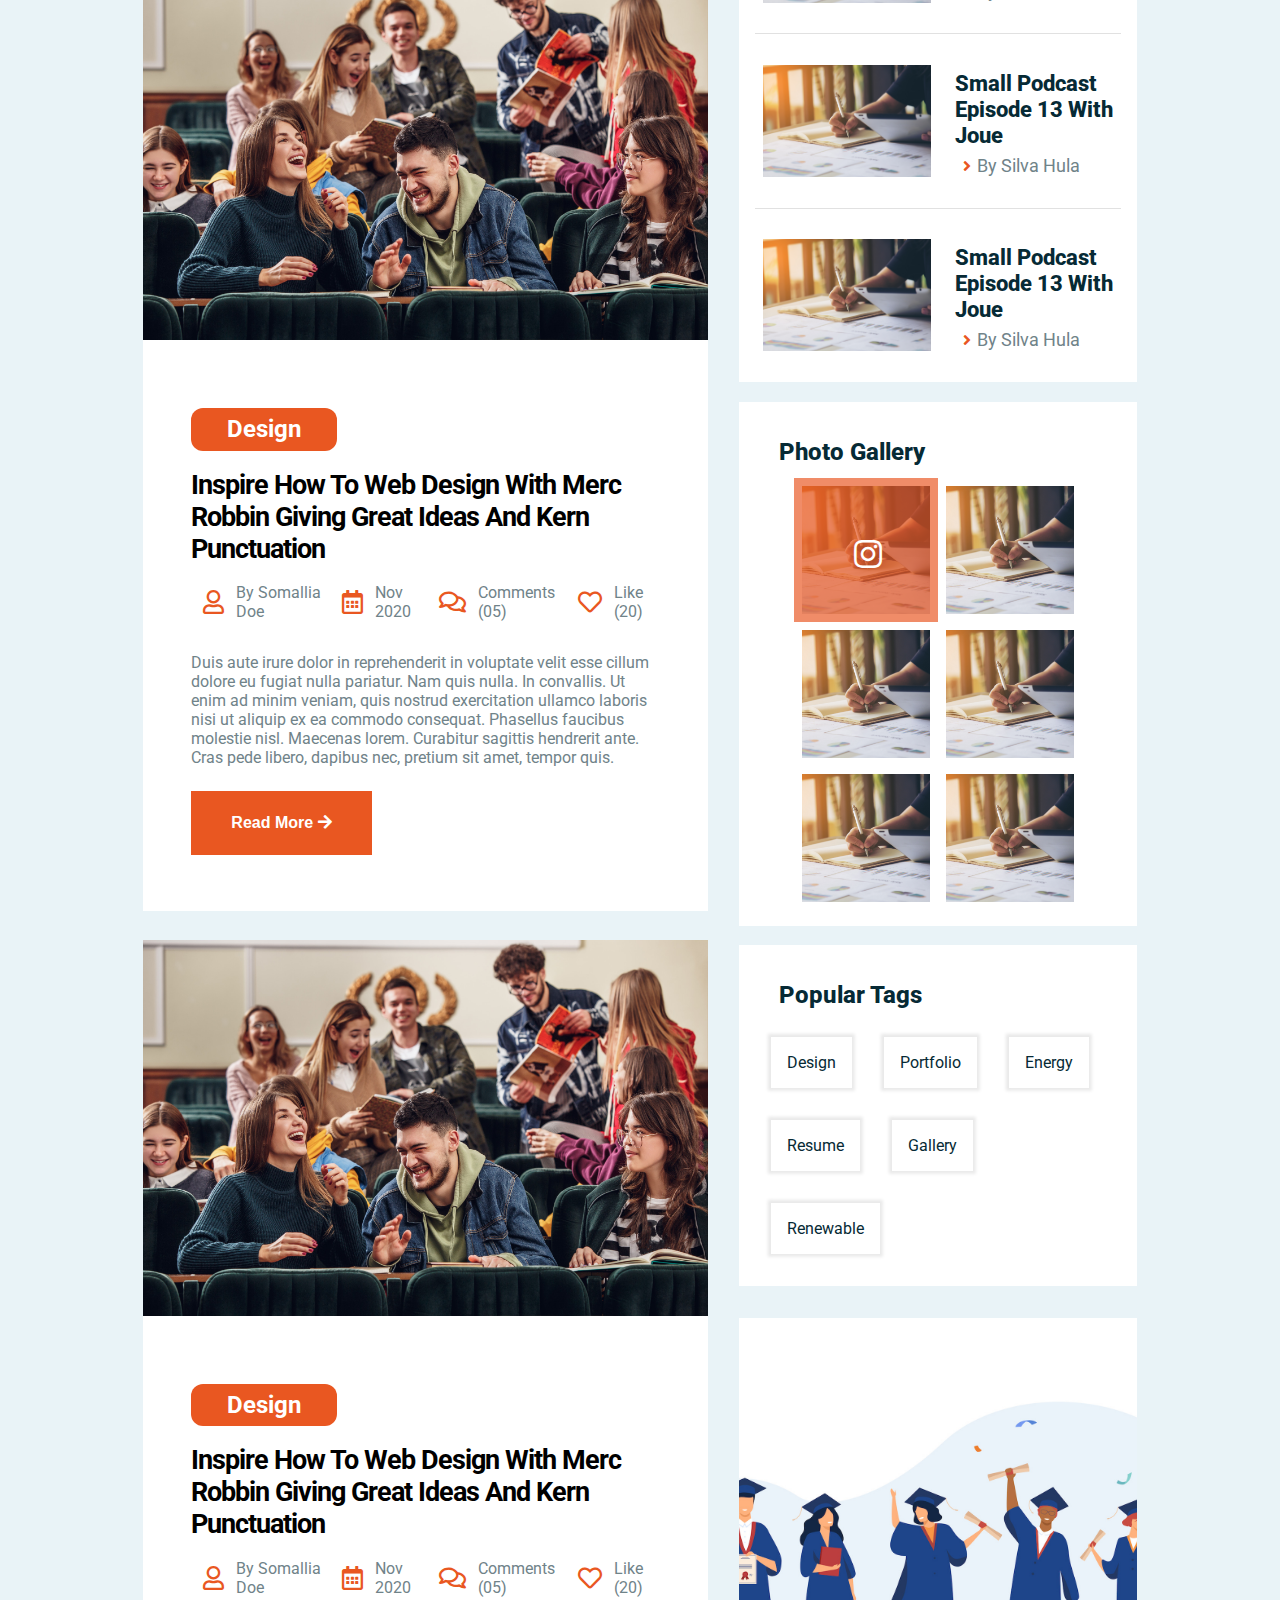
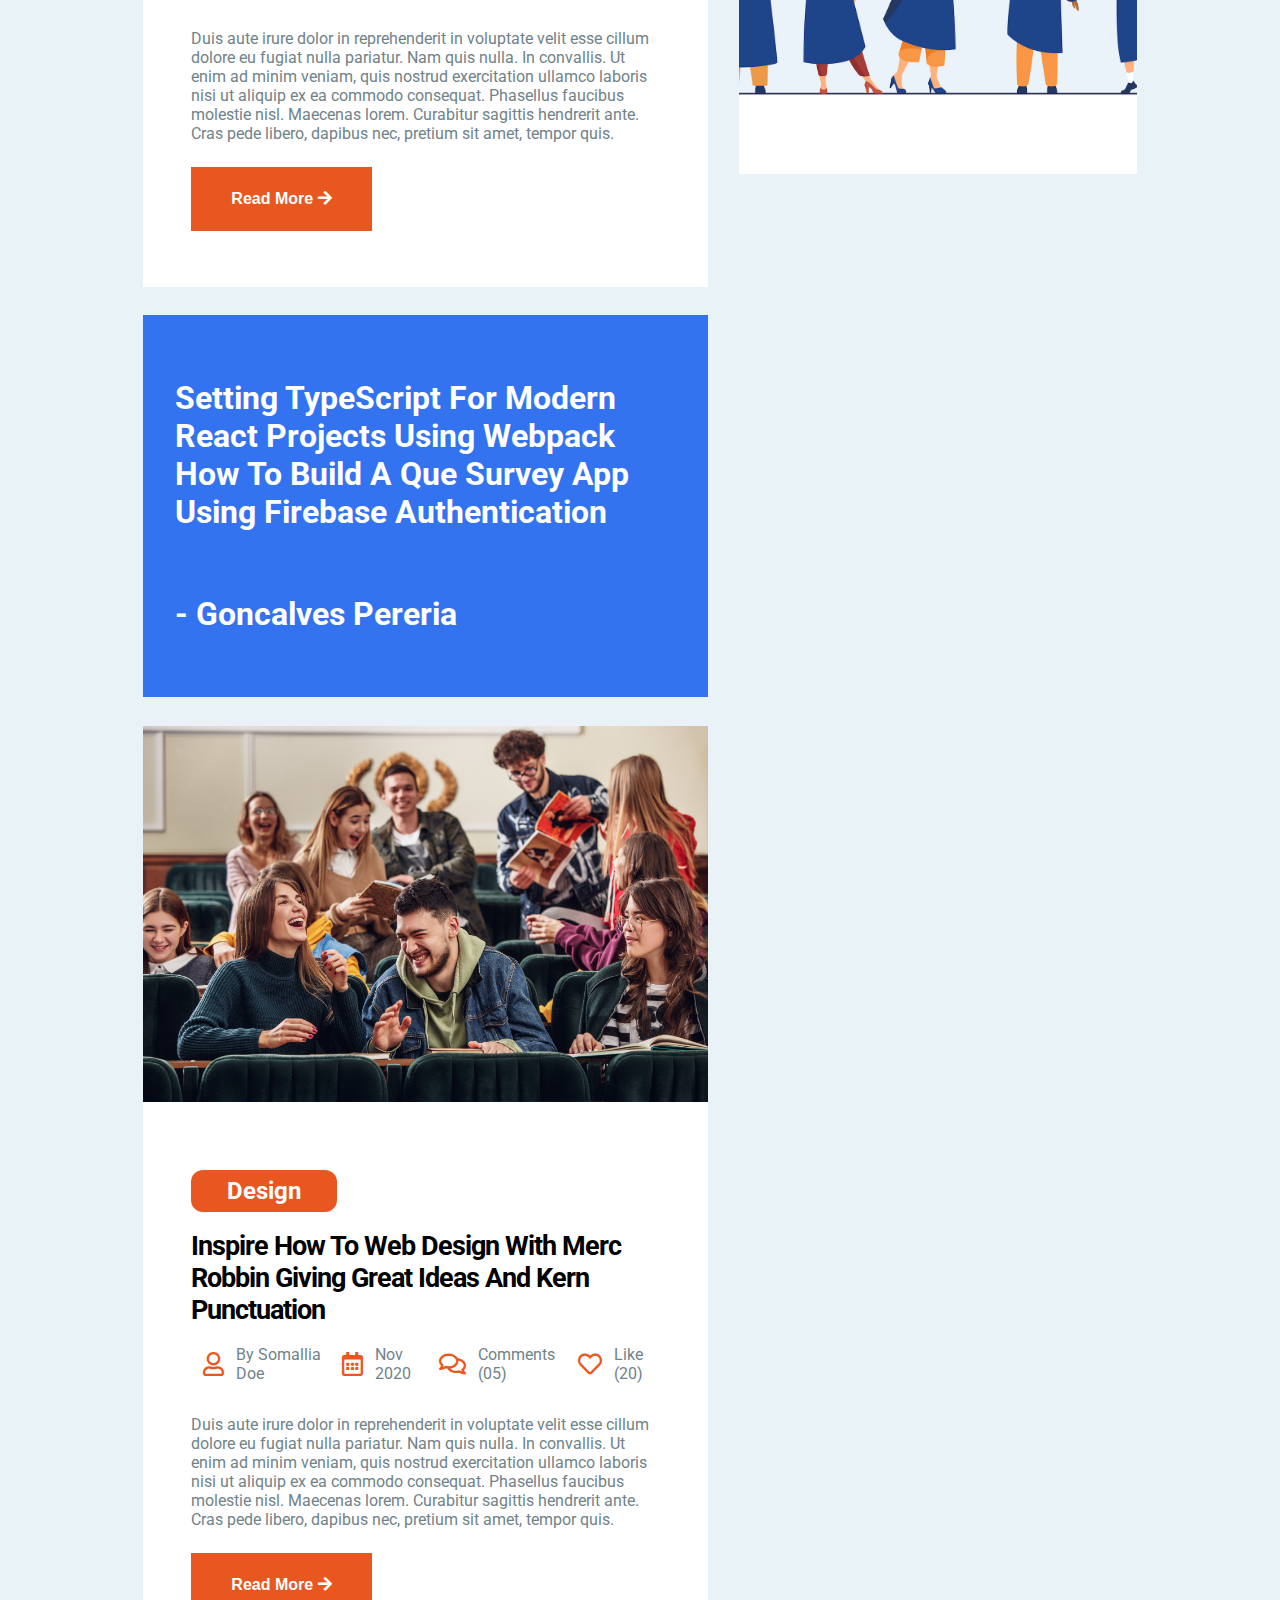
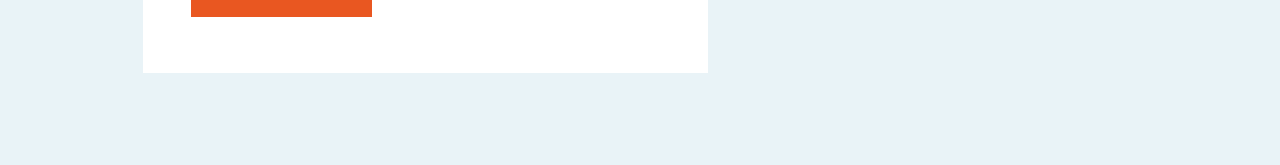
<file: WEB-project/blog.html>
<!DOCTYPE html>
<html lang="cs">
  <head>
    <metacharset="UTF-8"/>
    <link rel="stylesheet" href="styles.css">
    <link rel="preconnect" href="https://fonts.gstatic.com">
    <link href="https://fonts.googleapis.com/css2?family=Roboto:ital,wght@0,400;0,500;0,700;0,900;1,300;1,500&display=swap" rel="stylesheet">
    <link rel="stylesheet" href="/WEB-project/styles/all.min.css">
    <script src="./scripts.js"></script>


    <script
      src="https://code.jquery.com/jquery-3.3.1.js"
      integrity="sha256-2Kok7MbOyxpgUVvAk/HJ2jigOSYS2auK4Pfzbm7uH60="
      crossorigin="anonymous">
    </script>
    
    <script> 
      $(function(){
      $("#header").load("header-alt.html"); 
      $("#footer").load("footer.html"); 
      });
    </script> 

</head>

    <body>
               

      <div id="header"></div>

        <main>
          <div class="location">           
            <div class="location__text">
              <div class="pagename">Blog</div>
              <div class="path">Home > Blog</div>
            </div>              
          </div>

          <div class="blog--layout">
            <div class="column--main">
              <article class="column">
                <img src="/WEB-project/pictures/media/group-students.jpg">
                <div class="text">
                  <h2>Design</h2>
                  <h1>Inspire How To Web Design With Merc Robbin Giving Great Ideas And Kern Punctuation</h1>
                  <div class="stats row">
                    <div class="row">
                      <i class="far fa-user"></i>
                      <p>By Somallia Doe</p>                      
                    </div>
                    <div class="row">
                      <i class="far fa-calendar-alt"></i>
                      <p>Nov 2020</p>
                    </div>
                    <div class="row">
                      <i class="far fa-comments"></i>
                      <p>Comments (05)</p>
                    </div>
                    <div class="row">
                      <i class="far fa-heart"></i>
                      <p>Like (20)</p>
                    </div>
                  </div>
                  <p>Duis aute irure dolor in reprehenderit in voluptate velit esse cillum dolore eu fugiat nulla pariatur. 
                    Nam quis nulla. In convallis. Ut enim ad minim veniam, quis nostrud exercitation ullamco laboris nisi ut 
                    aliquip ex ea commodo consequat. Phasellus faucibus molestie nisl. Maecenas lorem. Curabitur sagittis 
                    hendrerit ante. Cras pede libero, dapibus nec, pretium sit amet, tempor quis.</p>
                  <a href="./blog-detail.html">
                    <button class="defbutton">Read More <i class="fas fa-arrow-right"></i></button>
                  </a>
                </div>
              </article>

              <article class="column">
                <img src="/WEB-project/pictures/media/group-students.jpg">
                <div class="text">
                  <h2>Design</h2>
                  <h1>Inspire How To Web Design With Merc Robbin Giving Great Ideas And Kern Punctuation</h1>
                  <div class="stats row">
                    <div class="row">
                      <i class="far fa-user"></i>
                      <p>By Somallia Doe</p>                      
                    </div>
                    <div class="row">
                      <i class="far fa-calendar-alt"></i>
                      <p>Nov 2020</p>
                    </div>
                    <div class="row">
                      <i class="far fa-comments"></i>
                      <p>Comments (05)</p>
                    </div>
                    <div class="row">
                      <i class="far fa-heart"></i>
                      <p>Like (20)</p>
                    </div>
                  </div>
                  <p>Duis aute irure dolor in reprehenderit in voluptate velit esse cillum dolore eu fugiat nulla pariatur. 
                    Nam quis nulla. In convallis. Ut enim ad minim veniam, quis nostrud exercitation ullamco laboris nisi ut 
                    aliquip ex ea commodo consequat. Phasellus faucibus molestie nisl. Maecenas lorem. Curabitur sagittis 
                    hendrerit ante. Cras pede libero, dapibus nec, pretium sit amet, tempor quis.</p>
                    <a href="./blog-detail.html">
                      <button class="defbutton">Read More <i class="fas fa-arrow-right"></i></button>
                    </a>
                </div>
              </article>

              <article class="column">
                <img src="/WEB-project/pictures/media/group-students.jpg">
                <div class="text">
                  <h2>Design</h2>
                  <h1>Inspire How To Web Design With Merc Robbin Giving Great Ideas And Kern Punctuation</h1>
                  <div class="stats row">
                    <div class="row">
                      <i class="far fa-user"></i>
                      <p>By Somallia Doe</p>                      
                    </div>
                    <div class="row">
                      <i class="far fa-calendar-alt"></i>
                      <p>Nov 2020</p>
                    </div>
                    <div class="row">
                      <i class="far fa-comments"></i>
                      <p>Comments (05)</p>
                    </div>
                    <div class="row">
                      <i class="far fa-heart"></i>
                      <p>Like (20)</p>
                    </div>
                  </div>
                  <p>Duis aute irure dolor in reprehenderit in voluptate velit esse cillum dolore eu fugiat nulla pariatur. 
                    Nam quis nulla. In convallis. Ut enim ad minim veniam, quis nostrud exercitation ullamco laboris nisi ut 
                    aliquip ex ea commodo consequat. Phasellus faucibus molestie nisl. Maecenas lorem. Curabitur sagittis 
                    hendrerit ante. Cras pede libero, dapibus nec, pretium sit amet, tempor quis.</p>
                    <a href="./blog-detail.html">
                      <button class="defbutton">Read More <i class="fas fa-arrow-right"></i></button>
                    </a>
                </div>
              </article>

              <article class="blue column">
                <p>Setting TypeScript For Modern React Projects Using
                  Webpack How To Build A Que Survey App Using Firebase
                  Authentication
                </p>
                <p>
                  - Goncalves Pereria
                </p>
              </article>
              
              <article class="column">
                <img src="/WEB-project/pictures/media/group-students.jpg">
                <div class="text">
                  <h2>Design</h2>
                  <h1>Inspire How To Web Design With Merc Robbin Giving Great Ideas And Kern Punctuation</h1>
                  <div class="stats row">
                    <div class="row">
                      <i class="far fa-user"></i>
                      <p>By Somallia Doe</p>                      
                    </div>
                    <div class="row">
                      <i class="far fa-calendar-alt"></i>
                      <p>Nov 2020</p>
                    </div>
                    <div class="row">
                      <i class="far fa-comments"></i>
                      <p>Comments (05)</p>
                    </div>
                    <div class="row">
                      <i class="far fa-heart"></i>
                      <p>Like (20)</p>
                    </div>
                  </div>
                  <p>Duis aute irure dolor in reprehenderit in voluptate velit esse cillum dolore eu fugiat nulla pariatur. 
                    Nam quis nulla. In convallis. Ut enim ad minim veniam, quis nostrud exercitation ullamco laboris nisi ut 
                    aliquip ex ea commodo consequat. Phasellus faucibus molestie nisl. Maecenas lorem. Curabitur sagittis 
                    hendrerit ante. Cras pede libero, dapibus nec, pretium sit amet, tempor quis.</p>
                    <a href="./blog-detail.html">
                      <button class="defbutton">Read More <i class="fas fa-arrow-right"></i></button>
                    </a>
                </div>
              </article>
            </div>

            <!-- Column 2 -->
            <div class="column--secondary">
              <article>
                <h2>Search Here</h2>
                <div class="row">
                  <input class="search" value="Keywords">
                  <div class="holder--icon">
                    <i class="fas fa-search"></i>
                  </div>                
                </div>
              </article>

              <article class="filter">
                <div class="row">
                  <p>Web Design</p>
                  <i class="fas fa-angle-right"></i>
                </div>
                <div class="row">
                  <p>Computer Engineering</p>
                  <i class="fas fa-angle-right"></i>
                </div>
                <div class="row">
                  <p>Business Studies</p>
                  <i class="fas fa-angle-right"></i>
                </div>
                <div class="row">
                  <p>Medical & Health</p>
                  <i class="fas fa-angle-right"></i>
                </div>
                <div class="row">
                  <p>Web Development</p>
                  <i class="fas fa-angle-right"></i>
                </div>
                <div class="row">
                  <p>Learning English</p>
                  <i class="fas fa-angle-right"></i>
                </div>
              </article>

              <article class="news">
                <h2>Recent News</h2>
                <div>
                  <div class="bordered row">
                    <img src="/WEB-project/pictures/media/business-women.jpg">
                    <div class="column">
                      <h2>Small Podcast Episode 13 With Joue</h2>
                      <div class="row">
                        <i class="fas fa-angle-right"></i>
                        <h3>By Silva Hula</h3>                        
                      </div>
                    </div>
                  </div>

                  <div class="bordered row">
                    <img src="/WEB-project/pictures/media/business-women.jpg">
                    <div class="column">
                      <h2>Small Podcast Episode 13 With Joue</h2>
                      <div class="row">
                        <i class="fas fa-angle-right"></i>
                        <h3> By Silva Hula</h3>                        
                      </div>
                    </div>
                  </div>

                  <div class="bordered row">
                    <img src="/WEB-project/pictures/media/business-women.jpg">
                    <div class="column">
                      <h2>Small Podcast Episode 13 With Joue</h2>
                      <div class="row">
                        <i class="fas fa-angle-right"></i>
                        <h3>By Silva Hula</h3>                        
                      </div>
                    </div>
                  </div>

                  <div class="row">
                    <img src="/WEB-project/pictures/media/business-women.jpg">
                    <div class="column">
                      <h2>Small Podcast Episode 13 With Joue</h2>
                      <div class="row">
                        <i class="fas fa-angle-right"></i>
                        <h3>By Silva Hula</h3>                        
                      </div>
                    </div>
                  </div>
                </div>
              </article>

              <article class="photo--gallery">
                <h2>Photo Gallery</h2>
                <div class="row">
                  <div class="column">
                    <div class="ig">
                      <img src="/WEB-project/pictures/media/business-women.jpg">
                    </div>  
                    <div class="holder--icon"><i class="fab fa-instagram"></i></div>
                    <img src="/WEB-project/pictures/media/business-women.jpg">
                    <img src="/WEB-project/pictures/media/business-women.jpg">
                  </div>

                  <div class="column">
                    <img src="/WEB-project/pictures/media/business-women.jpg">
                    <img src="/WEB-project/pictures/media/business-women.jpg">
                    <img src="/WEB-project/pictures/media/business-women.jpg">
                  </div>
                </div>
              </article>

              <article class="tags">
                <h2>Popular Tags</h2>
                <div class="row">
                  <p>Design</p>
                  <p>Portfolio</p>
                  <p>Energy</p>
                  <p>Resume</p>
                  <p>Gallery</p>
                  <p>Renewable</p>
                </div>
              </article>

              <img class="img--aside" src="/WEB-project/pictures/header/students.jpg">

            </div>

          </div>

        </main>



        <div id="footer"></div>
    </body>
</html>
</file>
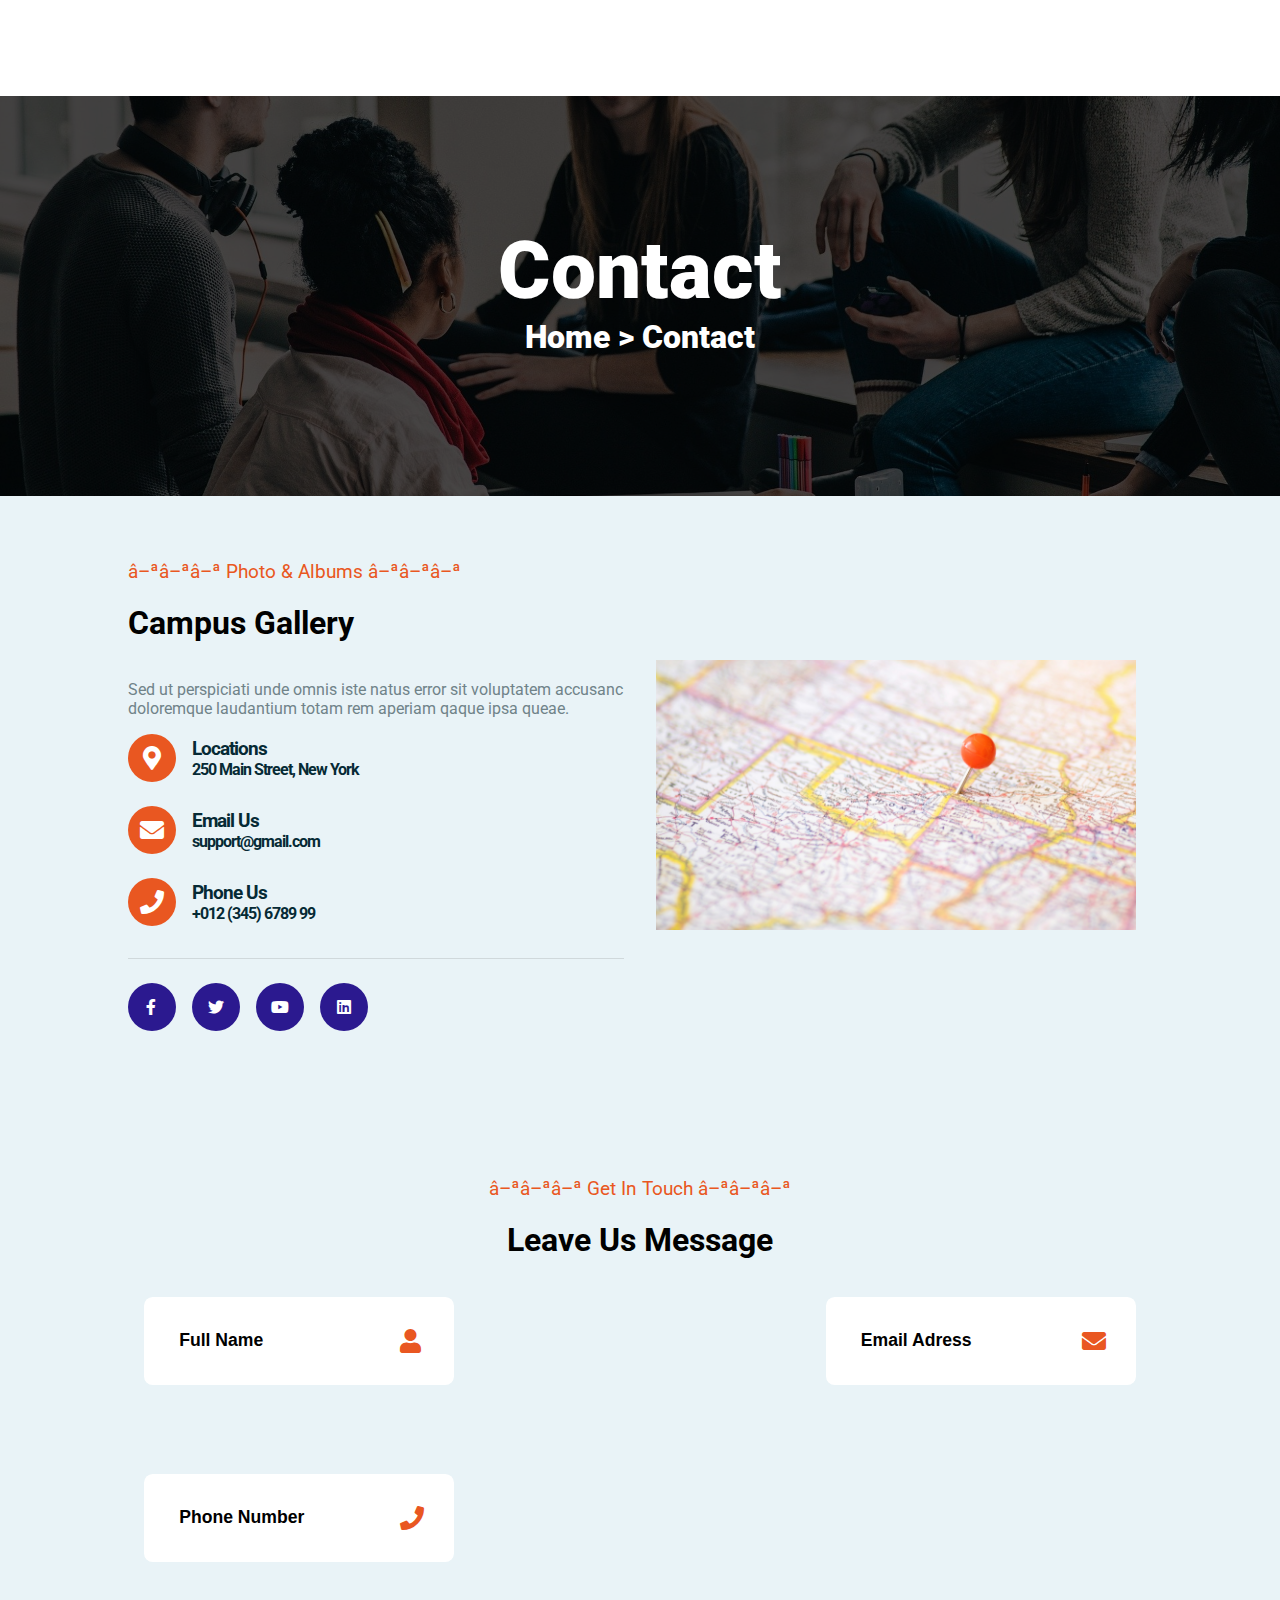
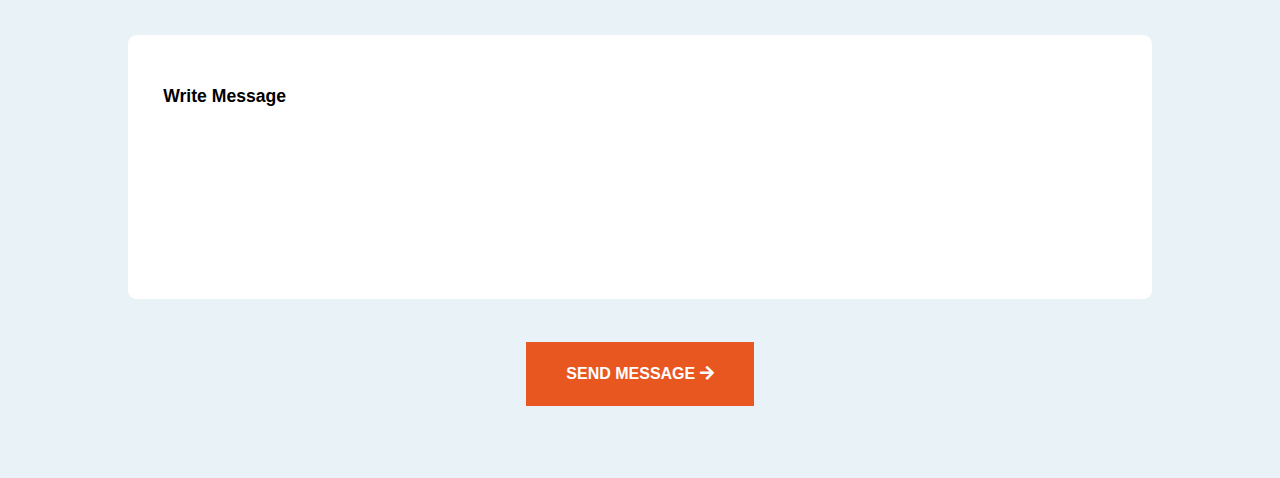
<file: WEB-project/contact.html>
<!DOCTYPE html>
<html lang="cs">
  <head>
    <metacharset="UTF-8"/>
    <link rel="stylesheet" href="styles.css">
    <link rel="preconnect" href="https://fonts.gstatic.com">
    <link href="https://fonts.googleapis.com/css2?family=Roboto:ital,wght@0,400;0,500;0,700;0,900;1,300;1,500&display=swap" rel="stylesheet">
    <link rel="stylesheet" href="/WEB-project/styles/all.min.css">
    <script src="./scripts.js"></script>


    <script
      src="https://code.jquery.com/jquery-3.3.1.js"
      integrity="sha256-2Kok7MbOyxpgUVvAk/HJ2jigOSYS2auK4Pfzbm7uH60="
      crossorigin="anonymous">
    </script>
    
    <script> 
      $(function(){
      $("#header").load("header-alt.html"); 
      $("#footer").load("footer.html"); 
      });
    </script> 

</head>

    <body>
               

      <div id="header"></div>

        <main>
          <div class="location">           
            <div class="location__text">
              <div class="pagename">Contact</div>
              <div class="path">Home > Contact</div>
            </div>              
          </div>

          <div class="contact">

             <div class="column left">
                <div class="standart--heading">
                  <div class="introduction">
                    ▪▪▪ Photo & Albums ▪▪▪
                  </div>
                  <h1>Campus Gallery</h1>
                </div>
                <p>Sed ut perspiciati unde omnis iste natus error sit voluptatem accusanc doloremque laudantium totam rem aperiam qaque ipsa queae.</p>
                <div class="row">
                  <div class="orange holder">
                    <i class="fas fa-map-marker-alt"></i>
                  </div>
                  <div class="column">
                    <h2>Locations</h2>
                    <h3>250 Main Street, New York</h3>
                  </div>
                </div>
                <div class="row">
                  <div class="orange holder">
                    <i class="fas fa-envelope"></i>
                  </div>
                  <div class="column">
                    <h2>Email Us</h2>
                    <h3>support@gmail.com</h3>
                  </div>
                </div>
                <div class="bordered row">
                  <div class="orange holder">
                    <i class="fas fa-phone"></i>
                  </div>
                  <div class="column">
                    <h2>Phone Us</h2>
                    <h3>+012 (345) 6789 99</h3>
                  </div>
                </div>
                
               
                  <div class="socials">
                    <div class="blue holder">
                      <i class="fab fa-facebook-f"></i>
                    </div>
                    <div class="blue holder">
                      <i class="fab fa-twitter"></i> 
                    </div>                         
                    <div class="blue holder">
                      <i class="fab fa-youtube"></i>
                    </div>                                
                    <div class="blue holder">
                      <i class="fab fa-linkedin"></i>
                    </div>                    
                  </div>

            </div> 

            <div class="right">                  
                <img src="/WEB-project/pictures/media/map.jpg">
            </div>

            </div>

            <div class="column form--message"> <!-- Message cast -->
              <div class="standart--heading">
                <div class="introduction">
                  ▪▪▪ Get In Touch ▪▪▪
                </div>
                <h1>Leave Us Message</h1>
              </div>
              <div class="row credentials">
                <div class="row">
                  <input value="Full Name">
                  <div class="touch holder--icon">
                     <i class="fas fa-user"></i>
                  </div>
                </div>
                <div class="row">                  
                  <input value="Email Adress">  
                  <div class="touch holder--icon">             
                    <i class="fas fa-envelope"></i>
                  </div>
                </div>
                <div class="row">
                  <input value="Phone Number">
                  <div class="touch holder--icon">
                    <i class="fas fa-phone"></i>
                  </div>
                </div>
              </div>
              <input class="text--area" value="Write Message">
              <button class="defbutton">SEND MESSAGE <i class="fas fa-arrow-right"></i></button>
            </div>

            </div>
          </div>

        </main>
        <div id="footer"></div>
    </body>
</html>
</file>
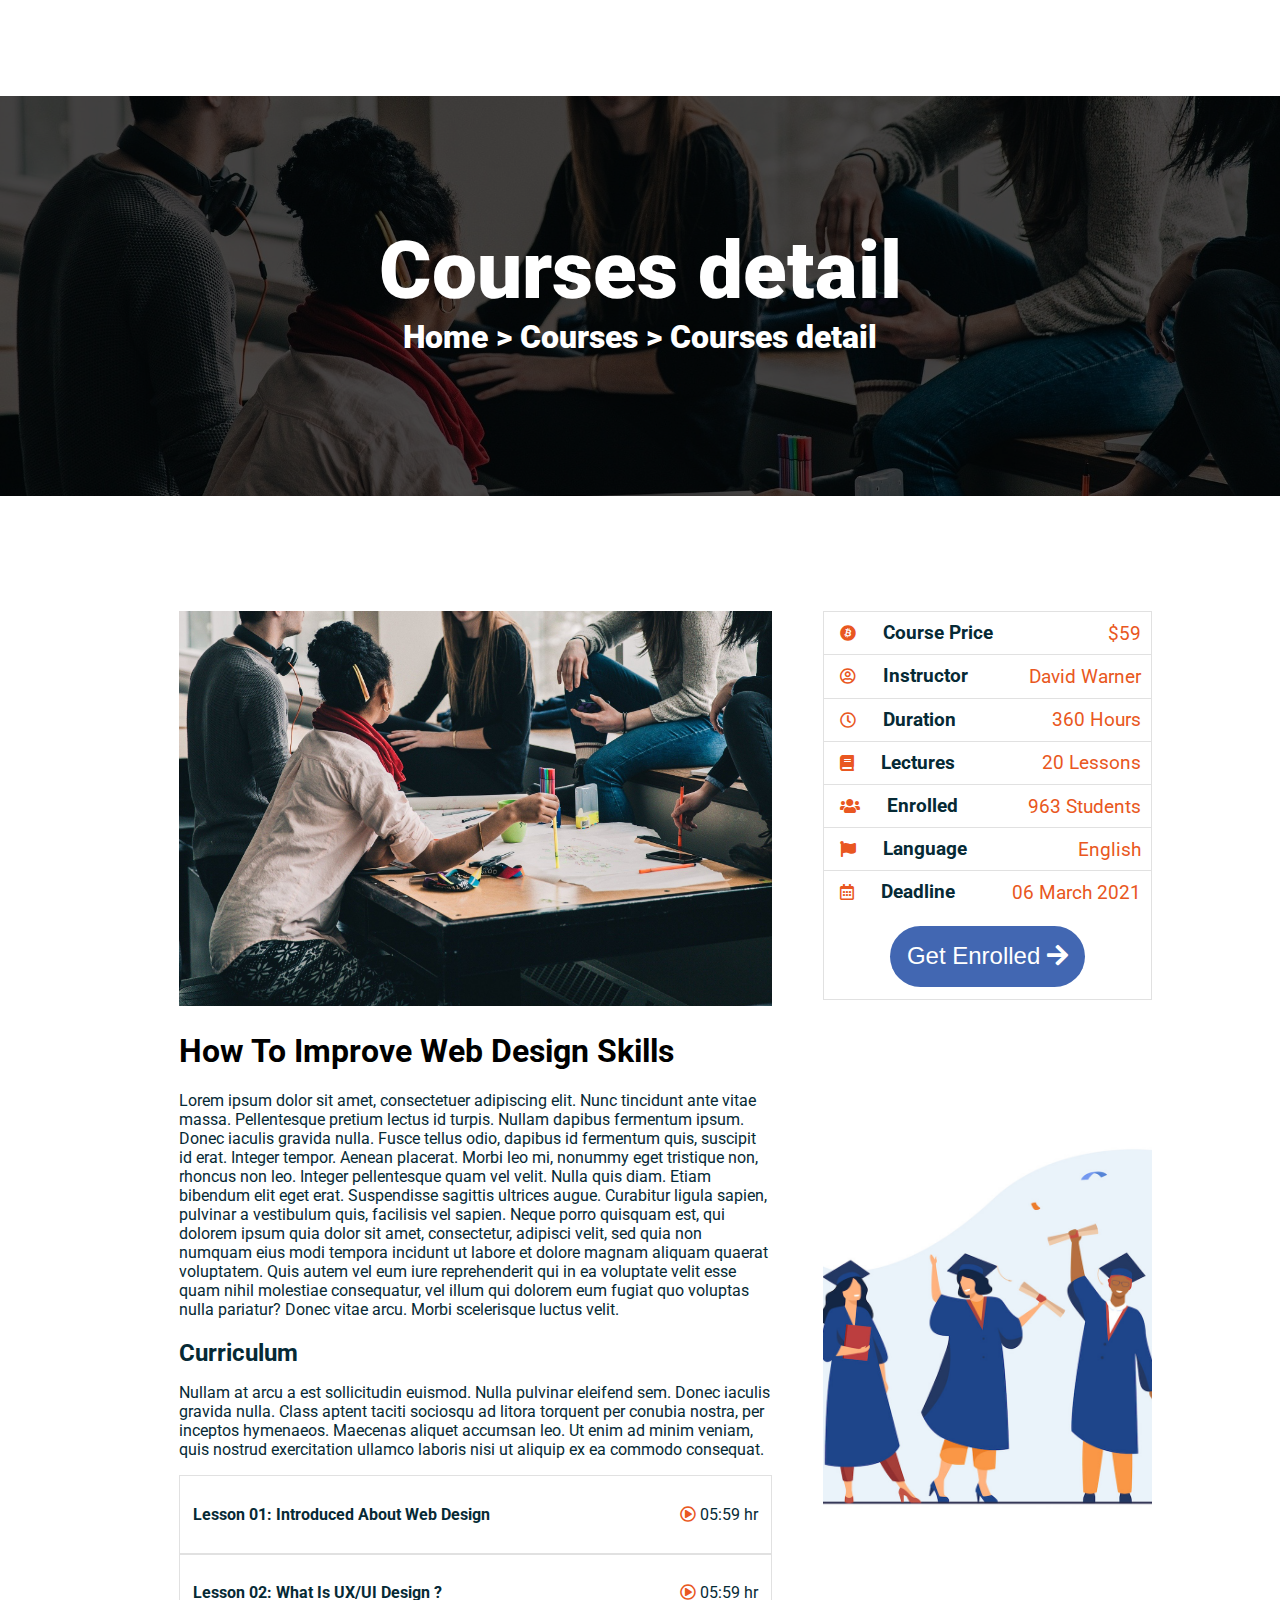
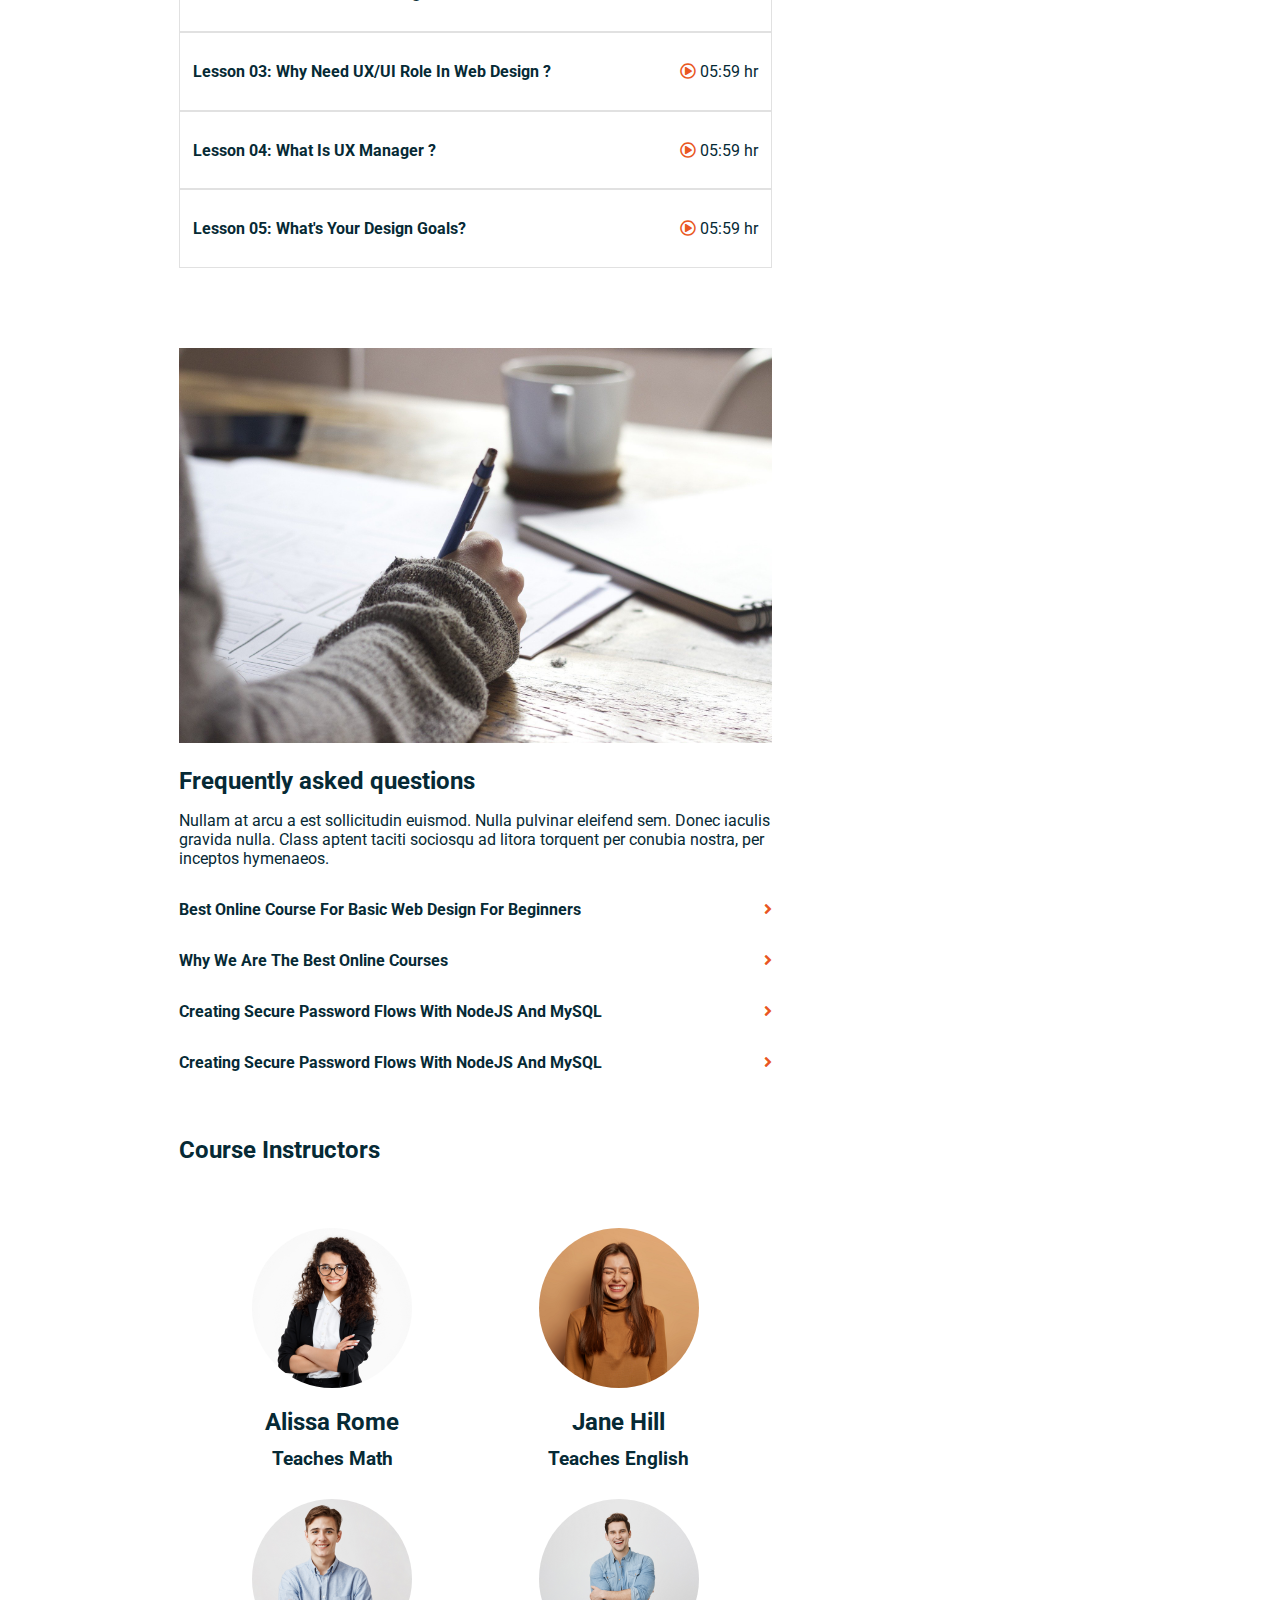
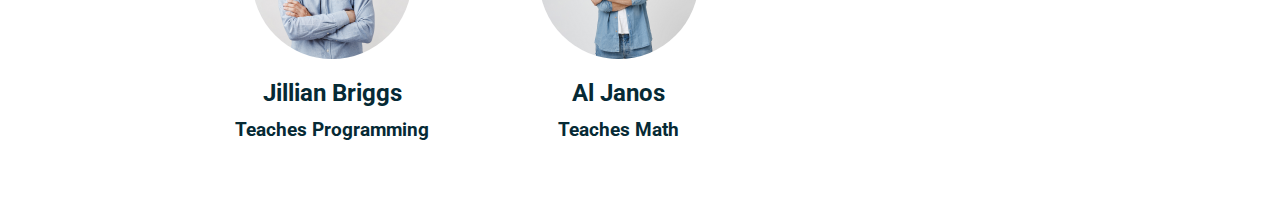
<file: WEB-project/courses-detail.html>
<!DOCTYPE html>
<html lang="cs">
  <head>
    <metacharset="UTF-8"/>
    <link rel="stylesheet" href="styles.css">
    <link rel="preconnect" href="https://fonts.gstatic.com">
    <link href="https://fonts.googleapis.com/css2?family=Roboto:ital,wght@0,400;0,500;0,700;0,900;1,300;1,500&display=swap" rel="stylesheet">
    <link rel="stylesheet" href="/WEB-project/styles/all.min.css">
    <script src="./scripts.js"></script>

    <script
      src="https://code.jquery.com/jquery-3.3.1.js"
      integrity="sha256-2Kok7MbOyxpgUVvAk/HJ2jigOSYS2auK4Pfzbm7uH60="
      crossorigin="anonymous">
    </script>
    
    <script> 
      $(function(){
      $("#header").load("header-alt.html"); 
      $("#footer").load("footer.html"); 
      });
    </script> 

</head>

    <body>
               

      <div id="header"></div>
        
        <main>

          <div class="location">           
            <div class="location__text">
              <div class="pagename">Courses detail</div>
              <div class="path">Home > Courses > Courses detail</div>
            </div>              
          </div>
          
          <div class="course--detail">

            <section>



              <img src="./pictures/mainpage/people.jpg">
              <!-- stars -->

              <h1>How To Improve Web Design Skills</h1>

              <p>Lorem ipsum dolor sit amet, consectetuer adipiscing elit. Nunc tincidunt ante vitae massa. 
                Pellentesque pretium lectus id turpis. Nullam dapibus fermentum ipsum. Donec iaculis gravida nulla. 
                Fusce tellus odio, dapibus id fermentum quis, suscipit id erat. Integer tempor. Aenean placerat. 
                Morbi leo mi, nonummy eget tristique non, rhoncus non leo. Integer pellentesque quam vel velit. Nulla quis diam. 
                Etiam bibendum elit eget erat. Suspendisse sagittis ultrices augue. Curabitur ligula sapien, pulvinar a vestibulum 
                quis, facilisis vel sapien. Neque porro quisquam est, qui dolorem ipsum quia dolor sit amet, consectetur, adipisci 
                velit, sed quia non numquam eius modi tempora incidunt ut labore et dolore magnam aliquam quaerat voluptatem. Quis 
                autem vel eum iure reprehenderit qui in ea voluptate velit esse quam nihil molestiae consequatur, vel illum qui 
                dolorem eum fugiat quo voluptas nulla pariatur? Donec vitae arcu. Morbi scelerisque luctus velit.</p>

              <h2>Curriculum</h2>

              <p>Nullam at arcu a est sollicitudin euismod. Nulla pulvinar eleifend sem. Donec iaculis gravida nulla. 
                Class aptent taciti sociosqu ad litora torquent per conubia nostra, per inceptos hymenaeos. Maecenas aliquet 
                accumsan leo. Ut enim ad minim veniam, quis nostrud exercitation ullamco laboris nisi ut aliquip ex ea commodo 
                consequat.</p>
            
              <div class="lessons--list">
                <div class="lesson">
                  <p>Lesson 01: Introduced About Web Design</p>
                  <div>
                    <i class="far fa-play-circle"></i>
                    05:59 hr
                  </div>
                </div>
                <div class="lesson">
                  <p>Lesson 02: What Is UX/UI Design ?</p>
                  <div>
                    <i class="far fa-play-circle"></i>
                    05:59 hr
                  </div>
                </div>
                <div class="lesson">
                  <p>Lesson 03: Why Need UX/UI Role In Web Design ?</p>
                  <div>
                    <i class="far fa-play-circle"></i>
                    05:59 hr
                  </div>
                </div>
                <div class="lesson">
                  <p>Lesson 04: What Is UX Manager ?</p>
                  <div>
                    <i class="far fa-play-circle"></i>
                    05:59 hr
                  </div>
                </div>
                <div class="lesson">
                  <p>Lesson 05: What's Your Design Goals?</p>
                  <div>
                    <i class="far fa-play-circle"></i>
                    05:59 hr
                  </div>
                </div>

              </div>

              <img src="./pictures/mainpage/writing.jpg">

              <h2>Frequently asked questions</h2>

              <p>Nullam at arcu a est sollicitudin euismod. Nulla pulvinar eleifend sem. Donec iaculis gravida nulla. 
                Class aptent taciti sociosqu ad litora torquent per conubia nostra, per inceptos hymenaeos.</p>


              <div class="questions--list">
                <div class="question">
                  <div class="question--heading">
                    <p>Best Online Course For Basic Web Design For Beginners</p>
                    <i class="fas fa-angle-right"></i>
                    <i class="fas fa-angle-down"></i>
                  </div>
                  <div class="description">
                    <img src="/WEB-project/pictures/media/group-students.jpg">
                    <p>Etiam posuere lacus quis dolor. Nullam justo enim, consectetuer nec, ullamcorper ac, vestibulum in, elit. Nullam sit amet magna in magna gravida vehicula. Vivamus ac leo pretium faucibus.
                       Aenean vel massa quis mauris vehicula lacinia. Maecenas libero.</p>
                  </div>
                </div>
                <div class="question">
                  <div class="question--heading">
                    <p>Why We Are The Best Online Courses</p>
                    <i class="fas fa-angle-right"></i>
                    <i class="fas fa-angle-down"></i>
                  </div>
                  <div class="description">
                    <img src="/WEB-project/pictures/media/group-students.jpg">
                    <p>Etiam posuere lacus quis dolor. Nullam justo enim, consectetuer nec, ullamcorper ac, vestibulum in, elit. Nullam sit amet magna in magna gravida vehicula. Vivamus ac leo pretium faucibus.
                       Aenean vel massa quis mauris vehicula lacinia. Maecenas libero.</p>
                  </div>
                </div>
                <div class="question">
                  <div class="question--heading">
                    <p>Creating Secure Password Flows With NodeJS And MySQL</p>
                    <i class="fas fa-angle-right"></i>
                    <i class="fas fa-angle-down"></i>
                  </div>
                  <div class="description">
                    <img src="/WEB-project/pictures/media/group-students.jpg">
                    <p>Etiam posuere lacus quis dolor. Nullam justo enim, consectetuer nec, ullamcorper ac, vestibulum in, elit. Nullam sit amet magna in magna gravida vehicula. Vivamus ac leo pretium faucibus.
                       Aenean vel massa quis mauris vehicula lacinia. Maecenas libero.</p>
                  </div>
                </div>
                <div class="question">
                  <div class="question--heading">
                    <p>Creating Secure Password Flows With NodeJS And MySQL</p>
                    <i class="fas fa-angle-right"></i>
                    <i class="fas fa-angle-down"></i>
                  </div>
                  <div class="description">
                    <img src="/WEB-project/pictures/media/group-students.jpg">
                    <p>Etiam posuere lacus quis dolor. Nullam justo enim, consectetuer nec, ullamcorper ac, vestibulum in, elit. Nullam sit amet magna in magna gravida vehicula. Vivamus ac leo pretium faucibus.
                       Aenean vel massa quis mauris vehicula lacinia. Maecenas libero.</p>
                  </div>
                </div>
               

              </div>


              <h2>Course Instructors</h2>

              <div class="instructors--list">
                <div class= "row">
                  <div class="lector">
                    <img src="/WEB-project/pictures/people/cheerful-curly-business-girl-wearing-glasses.jpg">
                    <h2>Alissa Rome</h2>
                    <h3>Teaches Math</h3>
                   </div>

                   <div class="lector">
                    <img src="/WEB-project/pictures/people/people-joy.jpg">
                    <h2>Jane Hill</h2>
                    <h3>Teaches English</h3>
                   </div>
                 </div>  

                <div class= "row">
                  <div class="lector">
                    <img src="/WEB-project/pictures/people/young-man.jpg">
                    <h2>Jillian Briggs</h2>
                    <h3>Teaches Programming</h3>
                   </div>

                   <div class="lector">
                    <img src="/WEB-project/pictures/people/guy1.jpg">
                    <h2>Al Janos</h2>
                    <h3>Teaches Math</h3>
                   </div>
                </div>
              </div>

            </section>

            <aside>
              <div class="course--stats">
                <div class="item">
                  <div class="name">
                    <i class="fab fa-bitcoin"></i>
                    <h3>Course Price</h3>
                  </div>
                  <p>$59</p>
                </div>
                <div class="item">
                  <div class="name">
                    <i class="far fa-user-circle"></i>
                    <h3>Instructor</h3>
                  </div>
                  <p>David Warner</p>
                </div>
                <div class="item">
                  <div class="name">
                    <i class="far fa-clock"></i>
                    <h3>Duration</h3>
                  </div>
                  <p>360 Hours</p>
                </div>
                <div class="item">
                  <div class="name">
                    <i class="fas fa-book"></i>
                    <h3>Lectures</h3>
                  </div>
                  <p>20 Lessons</p>
                </div>
                <div class="item">
                  <div class="name">
                    <i class="fas fa-users"></i>
                    <h3>Enrolled</h3>
                  </div>
                  <p>963 Students</p>
                </div>
                <div class="item">
                  <div class="name">
                    <i class="fas fa-flag"></i>
                    <h3>Language</h3>
                  </div>
                  <p>English</p>
                </div>
                <div class="last item">
                  <div class="name">
                    <i class="far fa-calendar-alt"></i>
                    <h3>Deadline</h3>
                  </div>
                  <p>06 March 2021</p>
                </div>
                <a href="#">
                  <button class="enroll--button">Get Enrolled <i class="fas fa-arrow-right"></i></button>
                </a>
              </div>
              <img src="/WEB-project/pictures/header/students.jpg">
            </aside>

          </div>
          

        </main>

        <div id="footer"></div>
    </body>
</html>
</file>
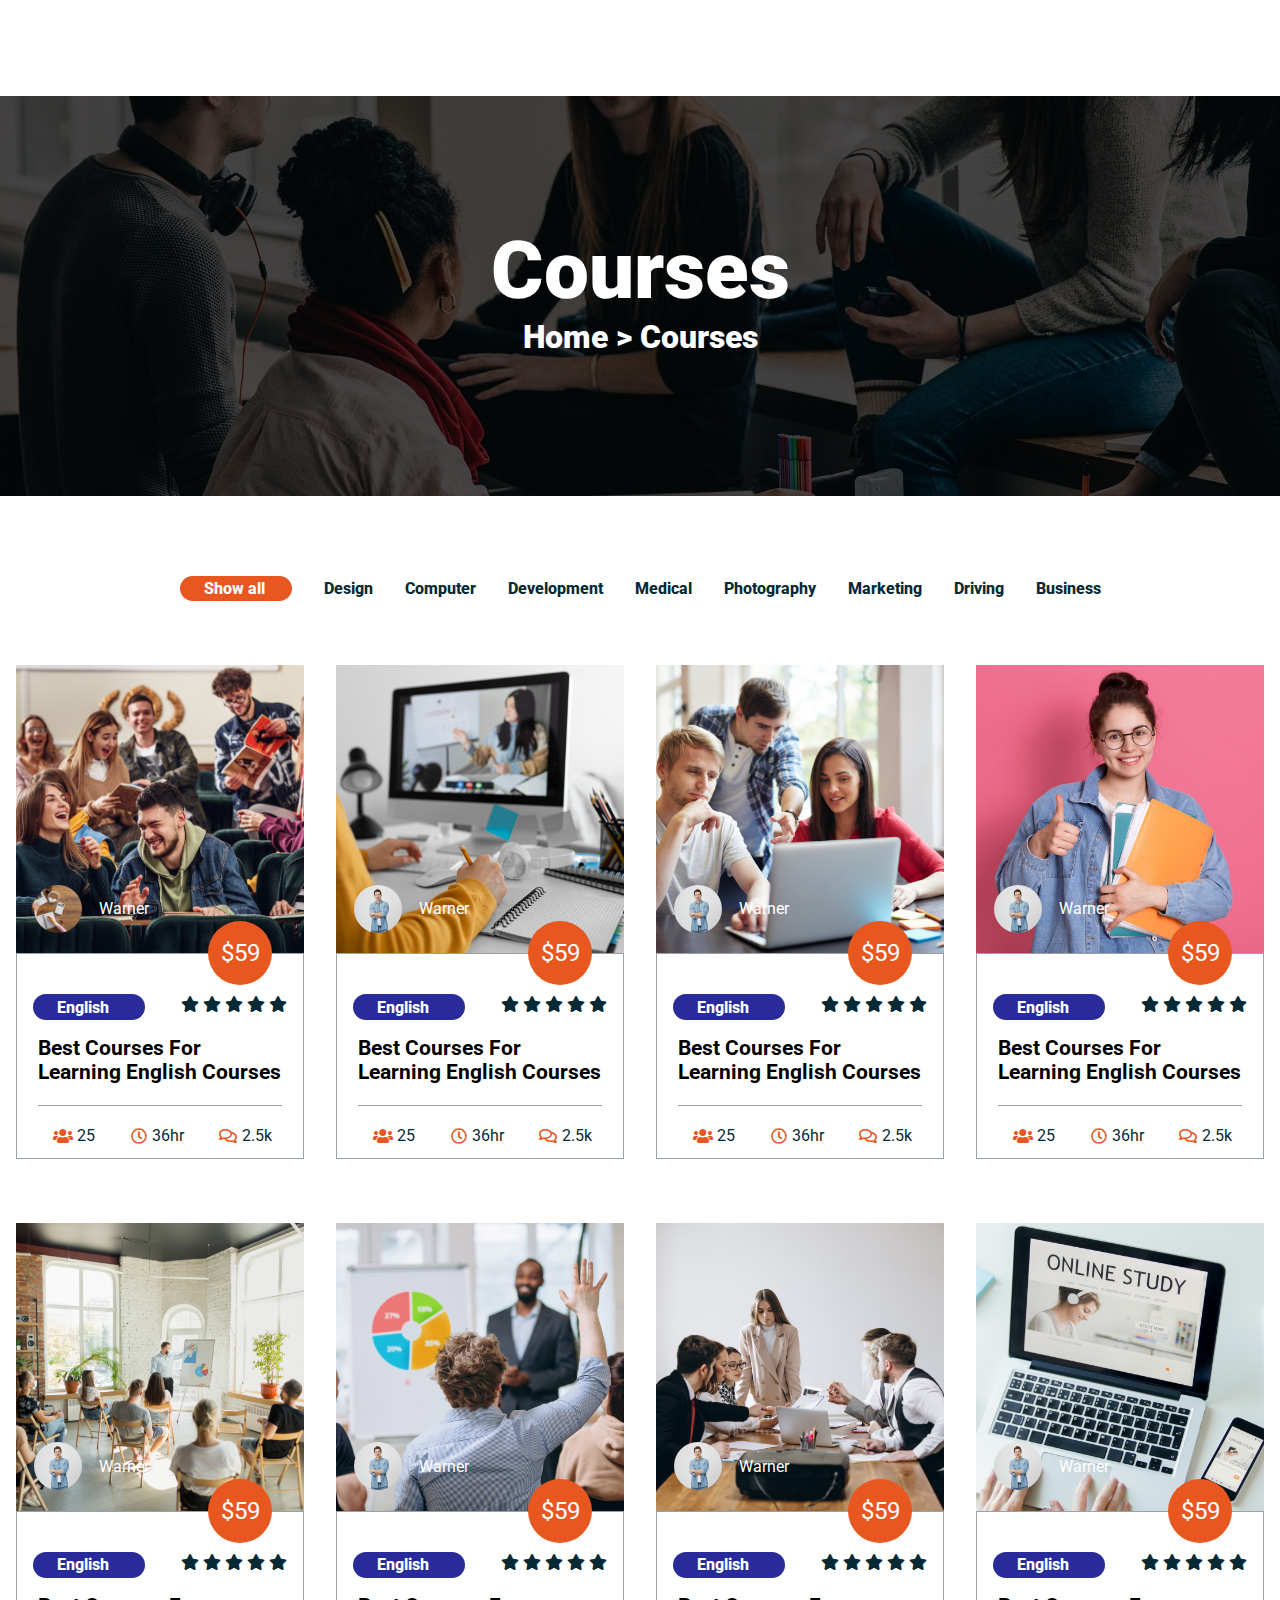
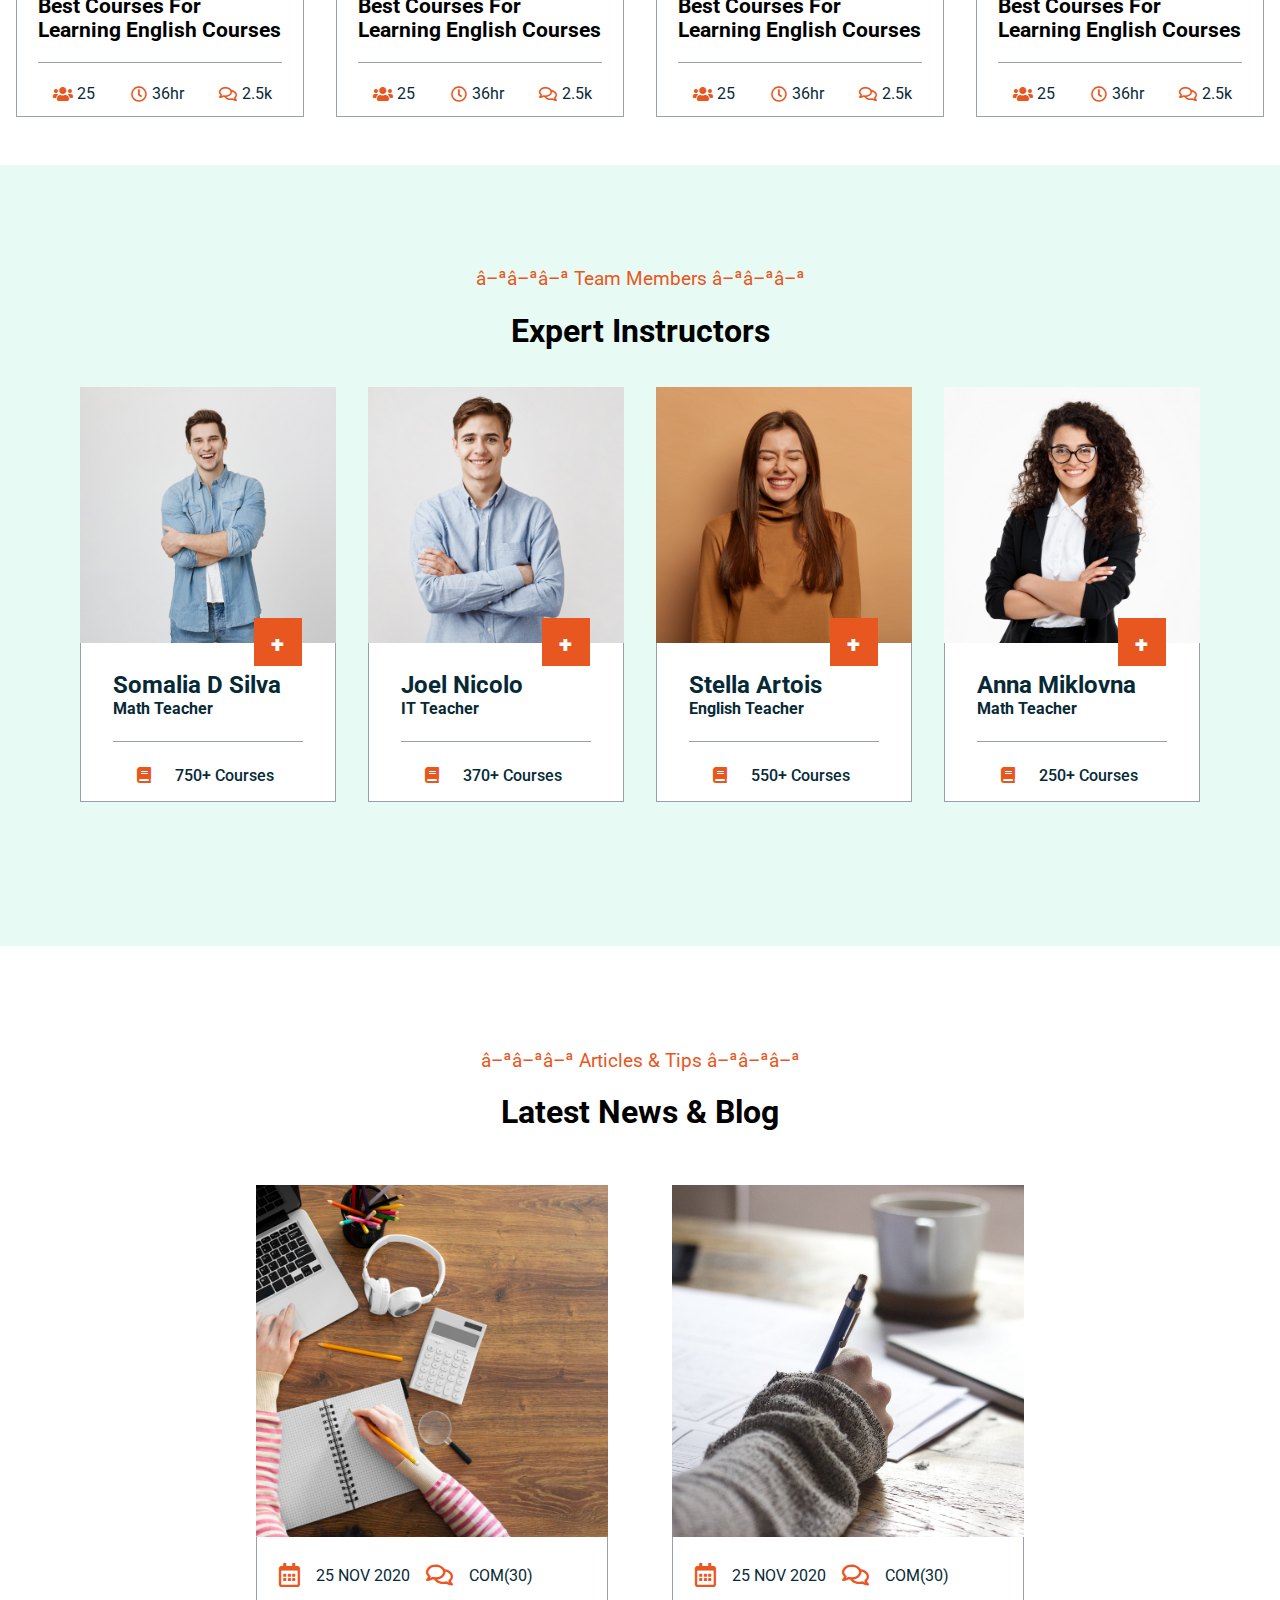
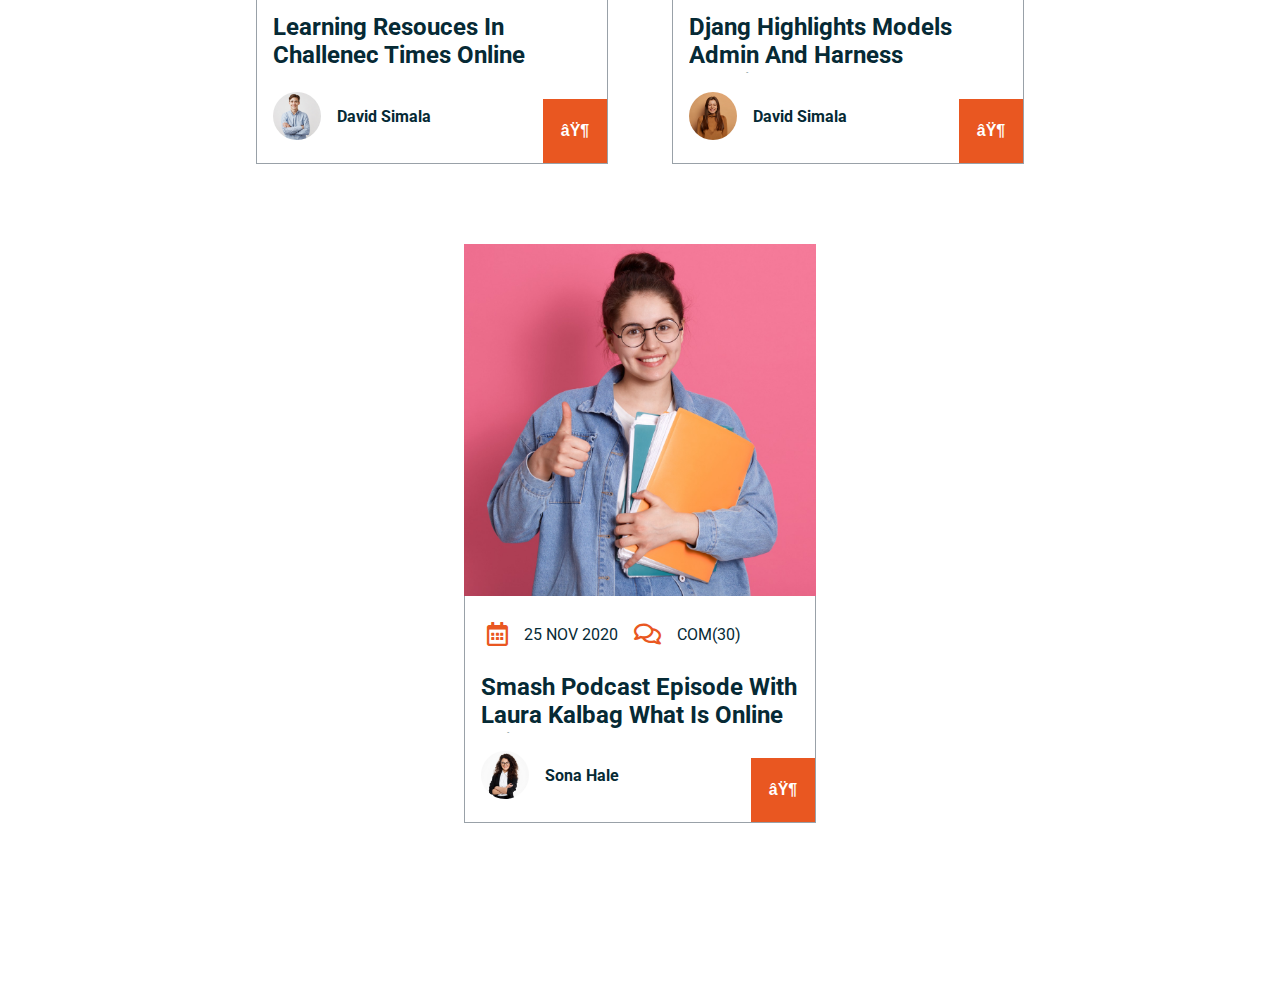
<file: WEB-project/courses.html>
<!DOCTYPE html>
<html lang="cs">
  <head>
    <metacharset="UTF-8"/>
    <link rel="stylesheet" href="styles.css">
    <link rel="preconnect" href="https://fonts.gstatic.com">
    <link href="https://fonts.googleapis.com/css2?family=Roboto:ital,wght@0,400;0,500;0,700;0,900;1,300;1,500&display=swap" rel="stylesheet">
    <link rel="stylesheet" href="/WEB-project/styles/all.min.css">
      <script src="./scripts.js"></script>

    <script
      src="https://code.jquery.com/jquery-3.3.1.js"
      integrity="sha256-2Kok7MbOyxpgUVvAk/HJ2jigOSYS2auK4Pfzbm7uH60="
      crossorigin="anonymous">
    </script>
    
    <script> 
      $(function(){
      $("#header").load("header-alt.html"); 
      $("#footer").load("footer.html"); 
      });
    </script> 

</head>

    <body>
               

      <div id="header"></div>
        
        <main>

          <div class="location">           
            <div class="location__text">
              <div class="pagename">Courses</div>
              <div class="path">Home > Courses</div>
            </div>              
          </div>

          <div class="course--gallery">


              <div class="menu">
                <div class="highlited section">Show all</div>
                <div class="section">Design</div>
                <div class="section">Computer</div>
                <div class="section">Development</div>
                <div class="section">Medical</div>
                <div class="section">Photography</div>
                <div class="section">Marketing</div>
                <div class="section">Driving</div>
                <div class="section">Business</div>
              </div>

              <div class="listing"> <!--cast sekce-->
                <div class="row"> <!-- radek -->

                  <div class="course">
                    <div class="standart">

                      <img class="course--img" src="/WEB-project/pictures/media/group-students.jpg">
      
                      <div class="holder teacher">
                        <img src="/WEB-project/pictures/courses/course-1.jpg">
                        Warner
                      </div>
                      <div class="holder">
                        <div class="orange price"><span>$59</span></div>
                      </div>
                      <div class="bottom">
                        <div class="info">
                          <div class="blue highlited section">
                            English
                          </div>
                          <div class="stars">
                            <span class="fa fa-star checked"></span>
                            <span class="fa fa-star checked"></span>
                            <span class="fa fa-star checked"></span>
                            <span class="fa fa-star"></span>
                            <span class="fa fa-star"></span>
                          </div>
                        </div>

                        <h1>
                          Best Courses For Learning English Courses
                        </h1>

                        <div class="stats">
                          <div class="item">
                            <i class="fas fa-users"></i>
                            25
                          </div>
                          <div class="item">
                            <i class="far fa-clock"></i>
                            36hr
                          </div>
                          <div class="item">
                            <i class="far fa-comments"></i>
                            2.5k
                          </div>
                        </div>

                      </div>
                    </div>

                    <div class="hidden">

                      <div class="info">
                        <div class="blue highlited section">
                          English
                        </div>
                        <div class="stars">
                          <span class="fa fa-star checked"></span>
                          <span class="fa fa-star checked"></span>
                          <span class="fa fa-star checked"></span>
                          <span class="fa fa-star"></span>
                          <span class="fa fa-star"></span>
                        </div>
                      </div>

                      <h1>
                        Best Courses For Learning English Courses
                      </h1>
                     
                      <div class="holder teacher">
                        <img src="/WEB-project/pictures/people/guy1.jpg">
                        Warner
                        <div class="holder">
                          <div class="white price"><span>$59</span></div>
                        </div>
                      </div>
                      
                        
                       <p>Excepteur sint occaecat cupidatat non proident, sunt in culpa apaira on proident.</p>
                       
                      <div class="enroll">
                        <a href="./courses-detail.html">
                          <button class="enroll--button">Get Enrolled <i class="fas fa-arrow-right"></i></button>
                        </a>
                      </div>
                       <div class="stats">
                          <div class="item">
                            <i class="fas fa-users"></i>
                            25
                          </div>
                          <div class="item">
                            <i class="far fa-clock"></i>
                            36hr
                          </div>
                          <div class="item">
                            <i class="far fa-comments"></i>
                            2.5k
                          </div>
                        </div>

                    </div>

                  </div>

                  <div class="course">
                    <div class="standart">

                      <img class="course--img" src="/WEB-project/pictures/courses/course-2.jpg">
      
                      <div class="holder teacher">
                        <img src="/WEB-project/pictures/people/guy1.jpg">
                        Warner
                      </div>
                      <div class="holder">
                        <div class="orange price"><span>$59</span></div>
                      </div>
                      <div class="bottom">
                        <div class="info">
                          <div class="blue highlited section">
                            English
                          </div>
                          <div class="stars">
                            <span class="fa fa-star checked"></span>
                            <span class="fa fa-star checked"></span>
                            <span class="fa fa-star checked"></span>
                            <span class="fa fa-star"></span>
                            <span class="fa fa-star"></span>
                          </div>
                        </div>

                        <h1>
                          Best Courses For Learning English Courses
                        </h1>

                        <div class="stats">
                          <div class="item">
                            <i class="fas fa-users"></i>
                            25
                          </div>
                          <div class="item">
                            <i class="far fa-clock"></i>
                            36hr
                          </div>
                          <div class="item">
                            <i class="far fa-comments"></i>
                            2.5k
                          </div>
                        </div>

                      </div>
                    </div>

                    <div class="hidden">

                      <div class="info">
                        <div class="blue highlited section">
                          English
                        </div>
                        <div class="stars">
                          <span class="fa fa-star checked"></span>
                          <span class="fa fa-star checked"></span>
                          <span class="fa fa-star checked"></span>
                          <span class="fa fa-star"></span>
                          <span class="fa fa-star"></span>
                        </div>
                      </div>

                      <h1>
                        Best Courses For Learning English Courses
                      </h1>
                     
                      <div class="holder teacher">
                        <img src="/WEB-project/pictures/people/guy1.jpg">
                        Warner
                        <div class="holder">
                          <div class="white price"><span>$59</span></div>
                        </div>
                      </div>
                      
                        
                       <p>Excepteur sint occaecat cupidatat non proident, sunt in culpa apaira on proident.</p>
                       
                      <div class="enroll">
                        <a href="./courses-detail.html">
                          <button class="enroll--button">Get Enrolled <i class="fas fa-arrow-right"></i></button>
                        </a>
                      </div>
                       <div class="stats">
                          <div class="item">
                            <i class="fas fa-users"></i>
                            25
                          </div>
                          <div class="item">
                            <i class="far fa-clock"></i>
                            36hr
                          </div>
                          <div class="item">
                            <i class="far fa-comments"></i>
                            2.5k
                          </div>
                        </div>

                    </div>

                  </div>

                  <div class="course">
                    <div class="standart">

                      <img class="course--img" src="/WEB-project/pictures/courses/course-3.jpg">
      
                      <div class="holder teacher">
                        <img src="/WEB-project/pictures/people/guy1.jpg">
                        Warner
                      </div>
                      <div class="holder">
                        <div class="orange price"><span>$59</span></div>
                      </div>
                      <div class="bottom">
                        <div class="info">
                          <div class="blue highlited section">
                            English
                          </div>
                          <div class="stars">
                            <span class="fa fa-star checked"></span>
                            <span class="fa fa-star checked"></span>
                            <span class="fa fa-star checked"></span>
                            <span class="fa fa-star"></span>
                            <span class="fa fa-star"></span>
                          </div>
                        </div>

                        <h1>
                          Best Courses For Learning English Courses
                        </h1>

                        <div class="stats">
                          <div class="item">
                            <i class="fas fa-users"></i>
                            25
                          </div>
                          <div class="item">
                            <i class="far fa-clock"></i>
                            36hr
                          </div>
                          <div class="item">
                            <i class="far fa-comments"></i>
                            2.5k
                          </div>
                        </div>

                      </div>
                    </div>

                    <div class="hidden">

                      <div class="info">
                        <div class="blue highlited section">
                          English
                        </div>
                        <div class="stars">
                          <span class="fa fa-star checked"></span>
                          <span class="fa fa-star checked"></span>
                          <span class="fa fa-star checked"></span>
                          <span class="fa fa-star"></span>
                          <span class="fa fa-star"></span>
                        </div>
                      </div>

                      <h1>
                        Best Courses For Learning English Courses
                      </h1>
                     
                      <div class="holder teacher">
                        <img src="/WEB-project/pictures/people/guy1.jpg">
                        Warner
                        <div class="holder">
                          <div class="white price"><span>$59</span></div>
                        </div>
                      </div>
                      
                        
                       <p>Excepteur sint occaecat cupidatat non proident, sunt in culpa apaira on proident.</p>
                       
                      <div class="enroll">
                        <a href="./courses-detail.html">
                          <button class="enroll--button">Get Enrolled <i class="fas fa-arrow-right"></i></button>
                        </a>
                      </div>
                       <div class="stats">
                          <div class="item">
                            <i class="fas fa-users"></i>
                            25
                          </div>
                          <div class="item">
                            <i class="far fa-clock"></i>
                            36hr
                          </div>
                          <div class="item">
                            <i class="far fa-comments"></i>
                            2.5k
                          </div>
                        </div>

                    </div>

                  </div>

                  <div class="course">
                    <div class="standart">

                      <img class="course--img" src="/WEB-project/pictures/courses/course-4.jpg">
      
                      <div class="holder teacher">
                        <img src="/WEB-project/pictures/people/guy1.jpg">
                        Warner
                      </div>
                      <div class="holder">
                        <div class="orange price"><span>$59</span></div>
                      </div>
                      <div class="bottom">
                        <div class="info">
                          <div class="blue highlited section">
                            English
                          </div>
                          <div class="stars">
                            <span class="fa fa-star checked"></span>
                            <span class="fa fa-star checked"></span>
                            <span class="fa fa-star checked"></span>
                            <span class="fa fa-star"></span>
                            <span class="fa fa-star"></span>
                          </div>
                        </div>

                        <h1>
                          Best Courses For Learning English Courses
                        </h1>

                        <div class="stats">
                          <div class="item">
                            <i class="fas fa-users"></i>
                            25
                          </div>
                          <div class="item">
                            <i class="far fa-clock"></i>
                            36hr
                          </div>
                          <div class="item">
                            <i class="far fa-comments"></i>
                            2.5k
                          </div>
                        </div>

                      </div>
                    </div>

                    <div class="hidden">

                      <div class="info">
                        <div class="blue highlited section">
                          English
                        </div>
                        <div class="stars">
                          <span class="fa fa-star checked"></span>
                          <span class="fa fa-star checked"></span>
                          <span class="fa fa-star checked"></span>
                          <span class="fa fa-star"></span>
                          <span class="fa fa-star"></span>
                        </div>
                      </div>

                      <h1>
                        Best Courses For Learning English Courses
                      </h1>
                     
                      <div class="holder teacher">
                        <img src="/WEB-project/pictures/people/guy1.jpg">
                        Warner
                        <div class="holder">
                          <div class="white price"><span>$59</span></div>
                        </div>
                      </div>
                      
                        
                       <p>Excepteur sint occaecat cupidatat non proident, sunt in culpa apaira on proident.</p>
                       
                      <div class="enroll">
                        <a href="./courses-detail.html">
                          <button class="enroll--button">Get Enrolled <i class="fas fa-arrow-right"></i></button>
                        </a>
                      </div>
                       <div class="stats">
                          <div class="item">
                            <i class="fas fa-users"></i>
                            25
                          </div>
                          <div class="item">
                            <i class="far fa-clock"></i>
                            36hr
                          </div>
                          <div class="item">
                            <i class="far fa-comments"></i>
                            2.5k
                          </div>
                        </div>

                    </div>

                  </div>

                </div>


                <div class="row"> <!-- radek2 -->

                  <div class="course">
                    <div class="standart">

                      <img class="course--img" src="/WEB-project/pictures/courses/course-5.jpg">
      
                      <div class="holder teacher">
                        <img src="/WEB-project/pictures/people/guy1.jpg">
                        Warner
                      </div>
                      <div class="holder">
                        <div class="orange price"><span>$59</span></div>
                      </div>
                      <div class="bottom">
                        <div class="info">
                          <div class="blue highlited section">
                            English
                          </div>
                          <div class="stars">
                            <span class="fa fa-star checked"></span>
                            <span class="fa fa-star checked"></span>
                            <span class="fa fa-star checked"></span>
                            <span class="fa fa-star"></span>
                            <span class="fa fa-star"></span>
                          </div>
                        </div>

                        <h1>
                          Best Courses For Learning English Courses
                        </h1>

                        <div class="stats">
                          <div class="item">
                            <i class="fas fa-users"></i>
                            25
                          </div>
                          <div class="item">
                            <i class="far fa-clock"></i>
                            36hr
                          </div>
                          <div class="item">
                            <i class="far fa-comments"></i>
                            2.5k
                          </div>
                        </div>

                      </div>
                    </div>

                    <div class="hidden">

                      <div class="info">
                        <div class="blue highlited section">
                          English
                        </div>
                        <div class="stars">
                          <span class="fa fa-star checked"></span>
                          <span class="fa fa-star checked"></span>
                          <span class="fa fa-star checked"></span>
                          <span class="fa fa-star"></span>
                          <span class="fa fa-star"></span>
                        </div>
                      </div>

                      <h1>
                        Best Courses For Learning English Courses
                      </h1>
                     
                      <div class="holder teacher">
                        <img src="/WEB-project/pictures/people/guy1.jpg">
                        Warner
                        <div class="holder">
                          <div class="white price"><span>$59</span></div>
                        </div>
                      </div>
                      
                        
                       <p>Excepteur sint occaecat cupidatat non proident, sunt in culpa apaira on proident.</p>
                       
                      <div class="enroll">
                        <a href="./courses-detail.html">
                          <button class="enroll--button">Get Enrolled <i class="fas fa-arrow-right"></i></button>
                        </a>
                      </div>
                       <div class="stats">
                          <div class="item">
                            <i class="fas fa-users"></i>
                            25
                          </div>
                          <div class="item">
                            <i class="far fa-clock"></i>
                            36hr
                          </div>
                          <div class="item">
                            <i class="far fa-comments"></i>
                            2.5k
                          </div>
                        </div>

                    </div>

                  </div>

                  <div class="course">
                    <div class="standart">

                      <img class="course--img" src="/WEB-project/pictures/courses/course-6.jpg">
      
                      <div class="holder teacher">
                        <img src="/WEB-project/pictures/people/guy1.jpg">
                        Warner
                      </div>
                      <div class="holder">
                        <div class="orange price"><span>$59</span></div>
                      </div>
                      <div class="bottom">
                        <div class="info">
                          <div class="blue highlited section">
                            English
                          </div>
                          <div class="stars">
                            <span class="fa fa-star checked"></span>
                            <span class="fa fa-star checked"></span>
                            <span class="fa fa-star checked"></span>
                            <span class="fa fa-star"></span>
                            <span class="fa fa-star"></span>
                          </div>
                        </div>

                        <h1>
                          Best Courses For Learning English Courses
                        </h1>

                        <div class="stats">
                          <div class="item">
                            <i class="fas fa-users"></i>
                            25
                          </div>
                          <div class="item">
                            <i class="far fa-clock"></i>
                            36hr
                          </div>
                          <div class="item">
                            <i class="far fa-comments"></i>
                            2.5k
                          </div>
                        </div>

                      </div>
                    </div>

                    <div class="hidden">

                      <div class="info">
                        <div class="blue highlited section">
                          English
                        </div>
                        <div class="stars">
                          <span class="fa fa-star checked"></span>
                          <span class="fa fa-star checked"></span>
                          <span class="fa fa-star checked"></span>
                          <span class="fa fa-star"></span>
                          <span class="fa fa-star"></span>
                        </div>
                      </div>

                      <h1>
                        Best Courses For Learning English Courses
                      </h1>
                     
                      <div class="holder teacher">
                        <img src="/WEB-project/pictures/people/guy1.jpg">
                        Warner
                        <div class="holder">
                          <div class="white price"><span>$59</span></div>
                        </div>
                      </div>
                      
                        
                       <p>Excepteur sint occaecat cupidatat non proident, sunt in culpa apaira on proident.</p>
                       
                      <div class="enroll">
                        <a href="./courses-detail.html">
                          <button class="enroll--button">Get Enrolled <i class="fas fa-arrow-right"></i></button>
                        </a>
                      </div>
                       <div class="stats">
                          <div class="item">
                            <i class="fas fa-users"></i>
                            25
                          </div>
                          <div class="item">
                            <i class="far fa-clock"></i>
                            36hr
                          </div>
                          <div class="item">
                            <i class="far fa-comments"></i>
                            2.5k
                          </div>
                        </div>

                    </div>

                  </div>

                  <div class="course">
                    <div class="standart">

                      <img class="course--img" src="/WEB-project/pictures/courses/course-7.jpg">
      
                      <div class="holder teacher">
                        <img src="/WEB-project/pictures/people/guy1.jpg">
                        Warner
                      </div>
                      <div class="holder">
                        <div class="orange price"><span>$59</span></div>
                      </div>
                      <div class="bottom">
                        <div class="info">
                          <div class="blue highlited section">
                            English
                          </div>
                          <div class="stars">
                            <span class="fa fa-star checked"></span>
                            <span class="fa fa-star checked"></span>
                            <span class="fa fa-star checked"></span>
                            <span class="fa fa-star"></span>
                            <span class="fa fa-star"></span>
                          </div>
                        </div>

                        <h1>
                          Best Courses For Learning English Courses
                        </h1>

                        <div class="stats">
                          <div class="item">
                            <i class="fas fa-users"></i>
                            25
                          </div>
                          <div class="item">
                            <i class="far fa-clock"></i>
                            36hr
                          </div>
                          <div class="item">
                            <i class="far fa-comments"></i>
                            2.5k
                          </div>
                        </div>

                      </div>
                    </div>

                    <div class="hidden">

                      <div class="info">
                        <div class="blue highlited section">
                          English
                        </div>
                        <div class="stars">
                          <span class="fa fa-star checked"></span>
                          <span class="fa fa-star checked"></span>
                          <span class="fa fa-star checked"></span>
                          <span class="fa fa-star"></span>
                          <span class="fa fa-star"></span>
                        </div>
                      </div>

                      <h1>
                        Best Courses For Learning English Courses
                      </h1>
                     
                      <div class="holder teacher">
                        <img src="/WEB-project/pictures/people/guy1.jpg">
                        Warner
                        <div class="holder">
                          <div class="white price"><span>$59</span></div>
                        </div>
                      </div>
                      
                        
                       <p>Excepteur sint occaecat cupidatat non proident, sunt in culpa apaira on proident.</p>
                       
                      <div class="enroll">
                        <a href="./courses-detail.html">
                          <button class="enroll--button">Get Enrolled <i class="fas fa-arrow-right"></i></button>
                        </a>
                      </div>
                       <div class="stats">
                          <div class="item">
                            <i class="fas fa-users"></i>
                            25
                          </div>
                          <div class="item">
                            <i class="far fa-clock"></i>
                            36hr
                          </div>
                          <div class="item">
                            <i class="far fa-comments"></i>
                            2.5k
                          </div>
                        </div>

                    </div>

                  </div>

                  <div class="course">
                    <div class="standart">

                      <img class="course--img" src="/WEB-project/pictures/courses/course-8.jpg">
      
                      <div class="holder teacher">
                        <img src="/WEB-project/pictures/people/guy1.jpg">
                        Warner
                      </div>
                      <div class="holder">
                        <div class="orange price"><span>$59</span></div>
                      </div>
                      <div class="bottom">
                        <div class="info">
                          <div class="blue highlited section">
                            English
                          </div>
                          <div class="stars">
                            <span class="fa fa-star checked"></span>
                            <span class="fa fa-star checked"></span>
                            <span class="fa fa-star checked"></span>
                            <span class="fa fa-star"></span>
                            <span class="fa fa-star"></span>
                          </div>
                        </div>

                        <h1>
                          Best Courses For Learning English Courses
                        </h1>

                        <div class="stats">
                          <div class="item">
                            <i class="fas fa-users"></i>
                            25
                          </div>
                          <div class="item">
                            <i class="far fa-clock"></i>
                            36hr
                          </div>
                          <div class="item">
                            <i class="far fa-comments"></i>
                            2.5k
                          </div>
                        </div>

                      </div>
                    </div>

                    <div class="hidden">

                      <div class="info">
                        <div class="blue highlited section">
                          English
                        </div>
                        <div class="stars">
                          <span class="fa fa-star checked"></span>
                          <span class="fa fa-star checked"></span>
                          <span class="fa fa-star checked"></span>
                          <span class="fa fa-star"></span>
                          <span class="fa fa-star"></span>
                        </div>
                      </div>

                      <h1>
                        Best Courses For Learning English Courses
                      </h1>
                     
                      <div class="holder teacher">
                        <img src="/WEB-project/pictures/people/guy1.jpg">
                        Warner
                        <div class="holder">
                          <div class="white price"><span>$59</span></div>
                        </div>
                      </div>
                      
                        
                       <p>Excepteur sint occaecat cupidatat non proident, sunt in culpa apaira on proident.</p>
                       
                      <div class="enroll">
                        <a href="./courses-detail.html">
                          <button class="enroll--button">Get Enrolled <i class="fas fa-arrow-right"></i></button>
                        </a>
                      </div>
                       <div class="stats">
                          <div class="item">
                            <i class="fas fa-users"></i>
                            25
                          </div>
                          <div class="item">
                            <i class="far fa-clock"></i>
                            36hr
                          </div>
                          <div class="item">
                            <i class="far fa-comments"></i>
                            2.5k
                          </div>
                        </div>

                    </div>

                  </div>

                </div>

              </div>

          </div>

          <div class="green lectors">

            <div class="standart--heading">
              <div class="introduction">
                ▪▪▪ Team Members ▪▪▪
              </div>
    
              <h1>Expert Instructors</h1>
            </div>
    
            <div class="lectors--cards">
              <div class="card">
                <img class="photo" src="/WEB-project/pictures/people/guy1.jpg">
                
                <div class="card--info">
                  <div class="name">
                    <h2>Somalia D Silva</h2>
                    <h4>Math Teacher</h4>
    
                    <div class="courses">
                      <i class="fas fa-book"></i>
                      750+ Courses
                    </div>
                  </div>
    
                  <div class="dropdown">                  
                    <div class="uproll-content">
                      <a href="./about-us.html">
                        <div class="lblue small-icon icon">
                          <i class="fab fa-twitter"></i>
                        </div>
                      </a>
                      <a href="./about-us.html">
                        <div class="red small-icon icon">
                          <i class="fab fa-youtube"></i>
                        </div>
                      </a>
                      <a href="./about-us.html">
                        <div class="dblue small-icon icon">
                          <i class="fab fa-facebook"></i>
                        </div>
                      </a>
                    </div>
                    <p class="upbtn">+</p>
                  </div>                  
                  
                </div>
              </div>
    
              <div class="card">
                <img class="photo" src="/WEB-project/pictures/people/young-man.jpg">
                
                <div class="card--info">
                  <div class="name">
                    <h2>Joel Nicolo</h2>
                    <h4>IT Teacher</h4>
    
                    <div class="courses">
                      <i class="fas fa-book"></i>
                      370+ Courses
                    </div>
                  </div>
    
                  <div class="dropdown">                  
                    <div class="uproll-content">
                      <a href="./about-us.html">
                        <div class="lblue small-icon icon">
                          <i class="fab fa-twitter"></i>
                        </div>
                      </a>
                      <a href="./about-us.html">
                        <div class="red small-icon icon">
                          <i class="fab fa-youtube"></i>
                        </div>
                      </a>
                      <a href="./about-us.html">
                        <div class="dblue small-icon icon">
                          <i class="fab fa-facebook"></i>
                        </div>
                      </a>
                    </div>
                    <p class="upbtn">+</p>
                  </div>                  
                  
                </div>
              </div>
    
              <div class="card">
                <img class="photo" src="/WEB-project/pictures/people/people-joy.jpg">
                
                <div class="card--info">
                  <div class="name">
                    <h2>Stella Artois</h2>
                    <h4>English Teacher</h4>
    
                    <div class="courses">
                      <i class="fas fa-book"></i>
                      550+ Courses
                    </div>
                  </div>
    
                  <div class="dropdown">                  
                    <div class="uproll-content">
                      <a href="./about-us.html">
                        <div class="lblue small-icon icon">
                          <i class="fab fa-twitter"></i>
                        </div>
                      </a>
                      <a href="./about-us.html">
                        <div class="red small-icon icon">
                          <i class="fab fa-youtube"></i>
                        </div>
                      </a>
                      <a href="./about-us.html">
                        <div class="dblue small-icon icon">
                          <i class="fab fa-facebook"></i>
                        </div>
                      </a>
                    </div>
                    <p class="upbtn">+</p>
                  </div>                  
                  
                </div>
              </div>
    
              <div class="card">
                <img class="photo" src="/WEB-project/pictures/people/cheerful-curly-business-girl-wearing-glasses.jpg">
                
                <div class="card--info">
                  <div class="name">
                    <h2>Anna Miklovna</h2>
                    <h4>Math Teacher</h4>
    
                    <div class="courses">
                      <i class="fas fa-book"></i>
                      250+ Courses
                    </div>
                  </div>
    
                  <div class="dropdown">                  
                    <div class="uproll-content">
                      <a href="./about-us.html">
                        <div class="lblue small-icon icon">
                          <i class="fab fa-twitter"></i>
                        </div>
                      </a>
                      <a href="./about-us.html">
                        <div class="red small-icon icon">
                          <i class="fab fa-youtube"></i>
                        </div>
                      </a>
                      <a href="./about-us.html">
                        <div class="dblue small-icon icon">
                          <i class="fab fa-facebook"></i>
                        </div>
                      </a>
                    </div>
                    <p class="upbtn">+</p>
                  </div>                  
                  
                </div>
              </div>              
            </div>
    
          </div>

          <div class="newsnblog">

            <div class="standart--heading">
              <div class="introduction">
                ▪▪▪ Articles & Tips ▪▪▪
              </div>
    
              <h1>Latest News & Blog</h1>
            </div>
    
            <div class="blog--cards">
              <div class="card">
                <img class="img--main" src="/WEB-project/pictures/courses/course-1.jpg">
                <div class="bottom">
                  <div class="info">
                    <div class="holder">
                      <i class="far fa-calendar-alt"></i>
                      <div class="text">25 NOV 2020</div>
                    </div>
                    <div class="holder">
                      <i class="far fa-comments"></i>
                      <div class="text">COM(30)</div>
                    </div>
                  </div>
    
                  <h2>Learning Resouces In Challenec Times Online Workshops</h2>
    
                  <div class="author">
                    <img class="author--img" src="/WEB-project/pictures/people/young-man.jpg">
                    <h4>David Simala</h4>
                  </div>
    
                  <a href="./blog-detail.html">
                    <div class="buttonholder">
                      <button class="smallbutton">⟶</button>
                    </div>
                  </a>
                </div>
              </div>
    
              <div class="card">
                <img class="img--main" src="/WEB-project/pictures/mainpage/writing.jpg">
                <div class="bottom">
                  <div class="info">
                    <div class="holder">
                      <i class="far fa-calendar-alt"></i>
                      <div class="text">25 NOV 2020</div>
                    </div>
                    <div class="holder">
                      <i class="far fa-comments"></i>
                      <div class="text">COM(30)</div>
                    </div>
                  </div>
    
                  <h2>Djang Highlights Models Admin And Harness Relational Database</h2>
    
                  <div class="author">
                    <img class="author--img" src="/WEB-project/pictures/people/people-joy.jpg">
                    <h4>David Simala</h4>
                  </div>
                  <a href="./blog-detail.html">
                    <div class="buttonholder">
                      <button class="smallbutton">⟶</button>
                    </div>
                  </a>
                </div>
              </div>
    
              <div class="card">
                <img class="img--main" src="/WEB-project/pictures/courses/course-4.jpg">
                <div class="bottom">
                  <div class="info">
                    <div class="holder">
                      <i class="far fa-calendar-alt"></i>
                      <div class="text">25 NOV 2020</div>
                    </div>
                    <div class="holder">
                      <i class="far fa-comments"></i>
                      <div class="text">COM(30)</div>
                    </div>
                  </div>
    
                  <h2>Smash Podcast Episode With Laura Kalbag What Is Online Privacy</h2>
    
                  <div class="author">
                    <img class="author--img" src="/WEB-project/pictures/people/cheerful-curly-business-girl-wearing-glasses.jpg">
                    <h4>Sona Hale</h4>
                  </div>
    
                  <a href="./blog-detail.html">
                    <div class="buttonholder">
                      <button class="smallbutton">⟶</button>
                    </div>
                  </a>
                </div>
              </div>
            </div>
          </div>


        </main>

        <div id="footer"></div>
    </body>
</html>
</file>
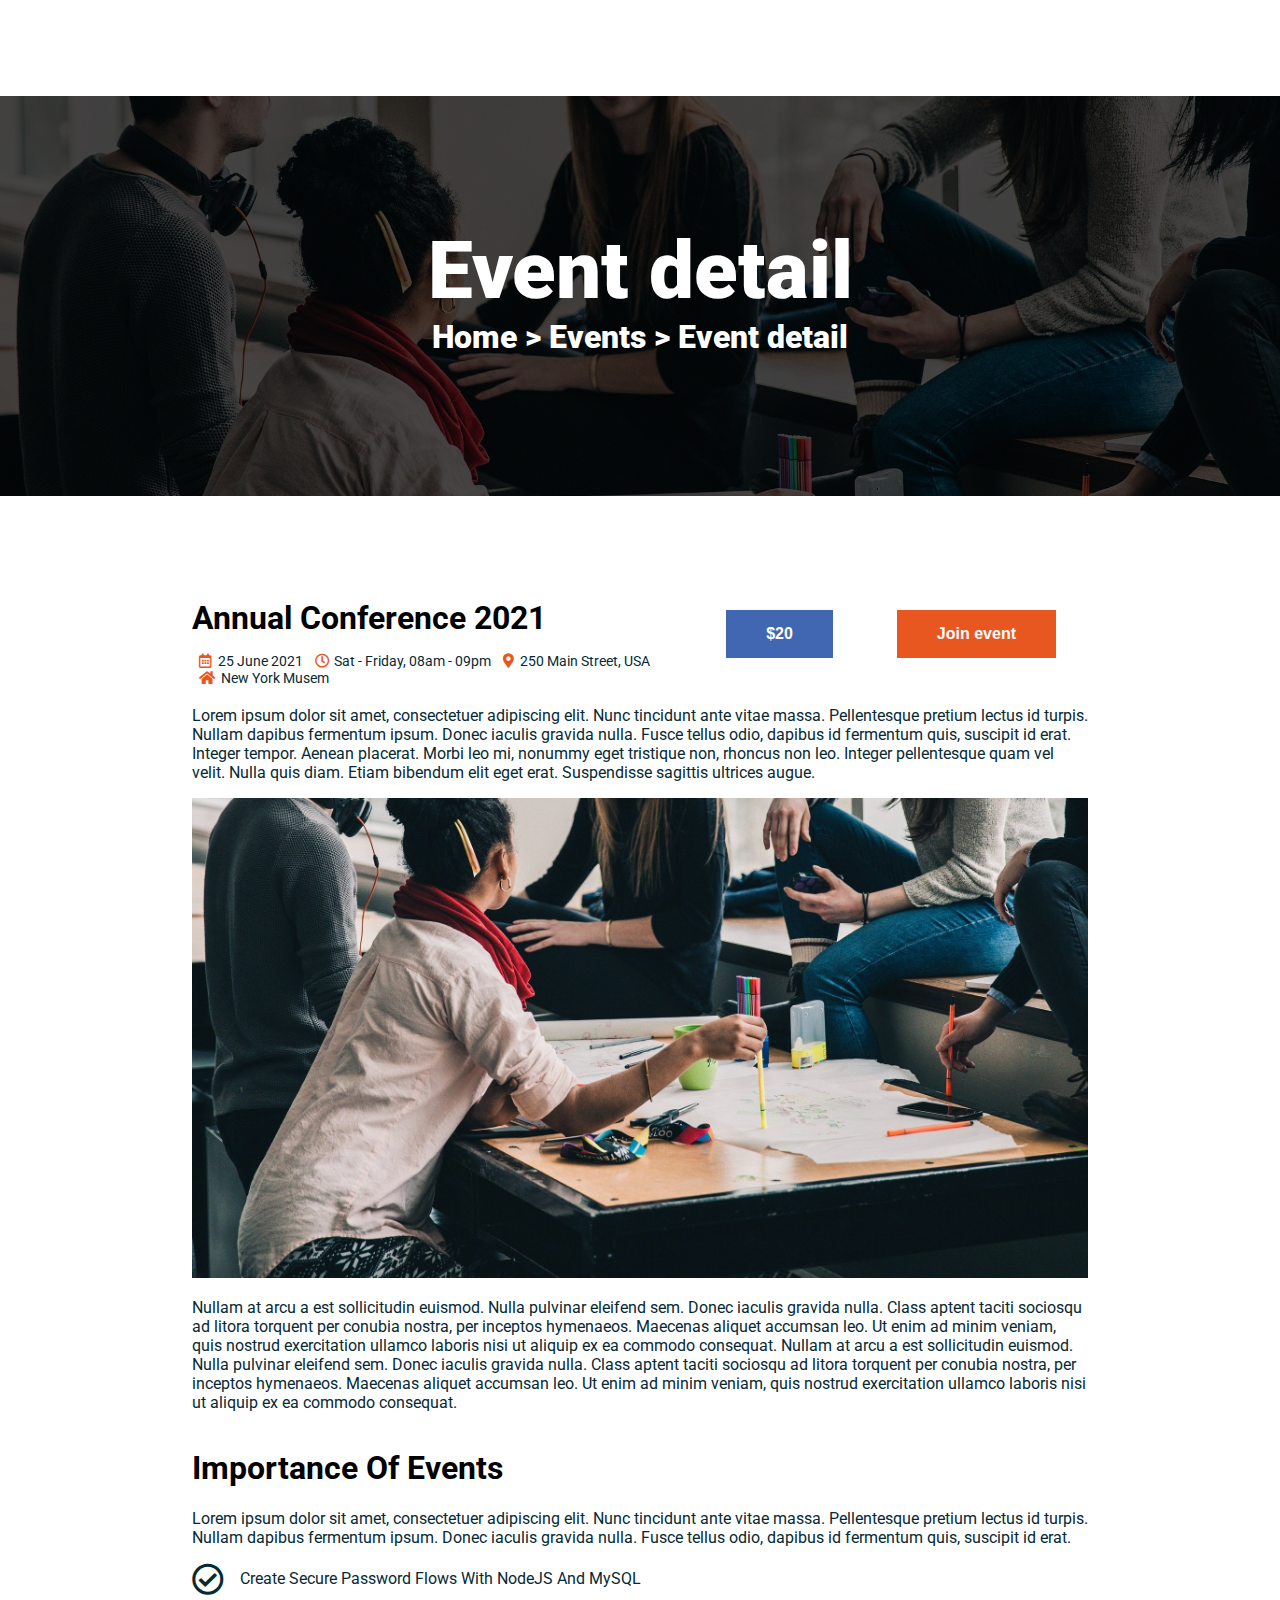
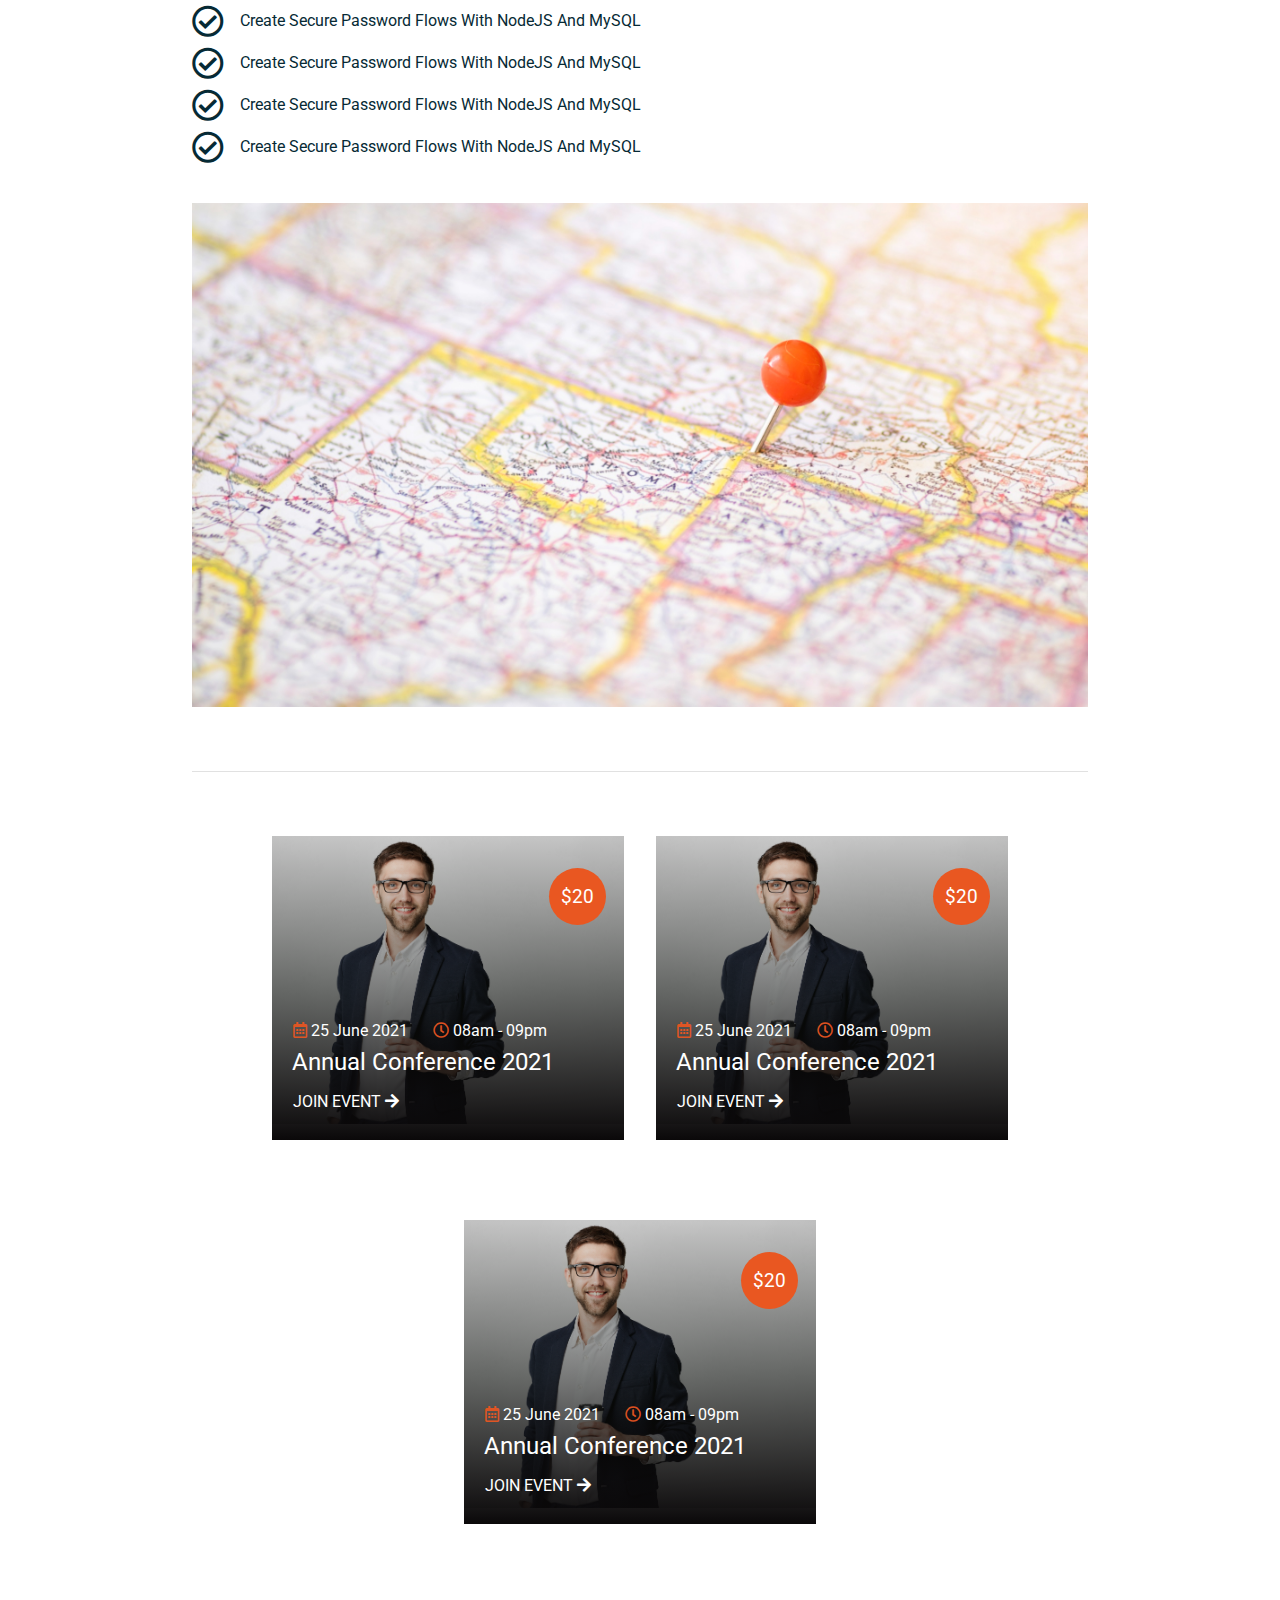
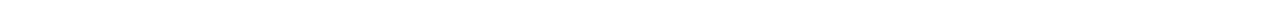
<file: WEB-project/event-detail.html>
<!DOCTYPE html>
<html lang="cs">
  <head>
    <metacharset="UTF-8"/>
    <link rel="stylesheet" href="styles.css">
    <link rel="preconnect" href="https://fonts.gstatic.com">
    <link href="https://fonts.googleapis.com/css2?family=Roboto:ital,wght@0,400;0,500;0,700;0,900;1,300;1,500&display=swap" rel="stylesheet">
    <link rel="stylesheet" href="/WEB-project/styles/all.min.css">
    <script src="./scripts.js"></script>
    
    <script
      src="https://code.jquery.com/jquery-3.3.1.js"
      integrity="sha256-2Kok7MbOyxpgUVvAk/HJ2jigOSYS2auK4Pfzbm7uH60="
      crossorigin="anonymous">
    </script>
    
    <script> 
      $(function(){
      $("#header").load("header-alt.html"); 
      $("#footer").load("footer.html"); 
      });
    </script> 

</head>

    <body>

      <div id="header"></div>
        
        <main>
          <div class="location">           
            <div class="location__text">
              <div class="pagename">Event detail</div>
              <div class="path">Home > Events > Event detail</div>
            </div>              
          </div>

          <div class="event--detail">
            <div class="event--article">
              <div class="event--heading">
                <div class="holder">
                  <h1>Annual Conference 2021</h1>

                  <div class="details">
                    <p><i class="far fa-calendar-alt"></i> 25 June 2021</p>
                    <p><i class="far fa-clock"></i> Sat - Friday, 08am - 09pm</p>
                    <p><i class="fas fa-map-marker-alt"></i> 250 Main Street, USA</p>
                    <p><i class="fas fa-home"></i> New York Musem</p>
                  </div>
                </div>
                <div class="buttons">
                  <button class="blue defbutton">$20</button>
                  <button class="defbutton">Join event</button>
                </div>
              </div>

              <p>Lorem ipsum dolor sit amet, consectetuer adipiscing elit. Nunc tincidunt ante vitae massa. 
                Pellentesque pretium lectus id turpis. Nullam dapibus fermentum ipsum. Donec iaculis gravida nulla. 
                Fusce tellus odio, dapibus id fermentum quis, suscipit id erat. Integer tempor. Aenean placerat. 
                Morbi leo mi, nonummy eget tristique non, rhoncus non leo. Integer pellentesque quam vel velit. Nulla quis diam. 
                Etiam bibendum elit eget erat. Suspendisse sagittis ultrices augue.</p>

              <img class="img--main" src="./pictures/mainpage/people.jpg">

              <p>Nullam at arcu a est sollicitudin euismod. Nulla pulvinar eleifend sem. Donec iaculis gravida nulla. 
                Class aptent taciti sociosqu ad litora torquent per conubia nostra, per inceptos hymenaeos. Maecenas aliquet 
                accumsan leo. Ut enim ad minim veniam, quis nostrud exercitation ullamco laboris nisi ut aliquip ex ea commodo 
                consequat. Nullam at arcu a est sollicitudin euismod. Nulla pulvinar eleifend sem. Donec iaculis gravida nulla. 
                Class aptent taciti sociosqu ad litora torquent per conubia nostra, per inceptos hymenaeos. Maecenas aliquet 
                accumsan leo. Ut enim ad minim veniam, quis nostrud exercitation ullamco laboris nisi ut aliquip ex ea commodo 
                consequat.</p>


              <div class="event--importance">
                <div class="text">
                  <h1>Importance Of Events</h1>
                  <p>Lorem ipsum dolor sit amet, consectetuer adipiscing elit. Nunc tincidunt ante vitae massa. 
                    Pellentesque pretium lectus id turpis. Nullam dapibus fermentum ipsum. Donec iaculis gravida nulla. 
                    Fusce tellus odio, dapibus id fermentum quis, suscipit id erat.</p>
                  <ul>
                    <li><i class="far fa-check-circle"></i>Create Secure Password Flows With NodeJS And MySQL</li>
                    <li><i class="far fa-check-circle"></i>Create Secure Password Flows With NodeJS And MySQL</li>
                    <li><i class="far fa-check-circle"></i>Create Secure Password Flows With NodeJS And MySQL</li>
                    <li><i class="far fa-check-circle"></i>Create Secure Password Flows With NodeJS And MySQL</li>
                    <li><i class="far fa-check-circle"></i>Create Secure Password Flows With NodeJS And MySQL</li>
                  </ul>
                </div>

                <img class="map" src="/WEB-project/pictures/media/map.jpg">
              </div>
            </div>
            <!-- cara -->

           
            <div class="conferences">
              <div class="content">
                <img src="/WEB-project/pictures/people/mand-holding-cup.jpg">
  
                <div class="frame">
                  <div class="frame--price">$20</div>
                  <div class="frame--info">
                    <p><i class="far fa-calendar-alt"></i> 25 June 2021</p>
                    <p><i class="far fa-clock"></i> 08am - 09pm</p>
                  </div>
                  <a href="./event-detail.html">
                    <p class="frame--name">Annual Conference 2021</p>
                    <p>JOIN EVENT <i class="fas fa-arrow-right"></i></p>
                  </a>
                </div>
              </div>

              <div class="content">
                <img src="/WEB-project/pictures/people/mand-holding-cup.jpg">
  
                <div class="frame">
                  <div class="frame--price">$20</div>
                  <div class="frame--info">
                    <p><i class="far fa-calendar-alt"></i> 25 June 2021</p>
                    <p><i class="far fa-clock"></i> 08am - 09pm</p>
                  </div>
                  <a href="./event-detail.html">
                    <p class="frame--name">Annual Conference 2021</p>
                    <p>JOIN EVENT <i class="fas fa-arrow-right"></i></p>
                  </a>
                </div>
              </div>

              <div class="content">
                <img src="/WEB-project/pictures/people/mand-holding-cup.jpg">
  
                <div class="frame">
                  <div class="frame--price">$20</div>
                  <div class="frame--info">
                    <p><i class="far fa-calendar-alt"></i> 25 June 2021</p>
                    <p><i class="far fa-clock"></i> 08am - 09pm</p>
                  </div>
                  <a href="./event-detail.html">
                    <p class="frame--name">Annual Conference 2021</p>
                    <p>JOIN EVENT <i class="fas fa-arrow-right"></i></p>
                  </a>
                </div>
              </div>
            </div>

          </div>

        </main>

        <div id="footer"></div>
    </body>
</html>
</file>
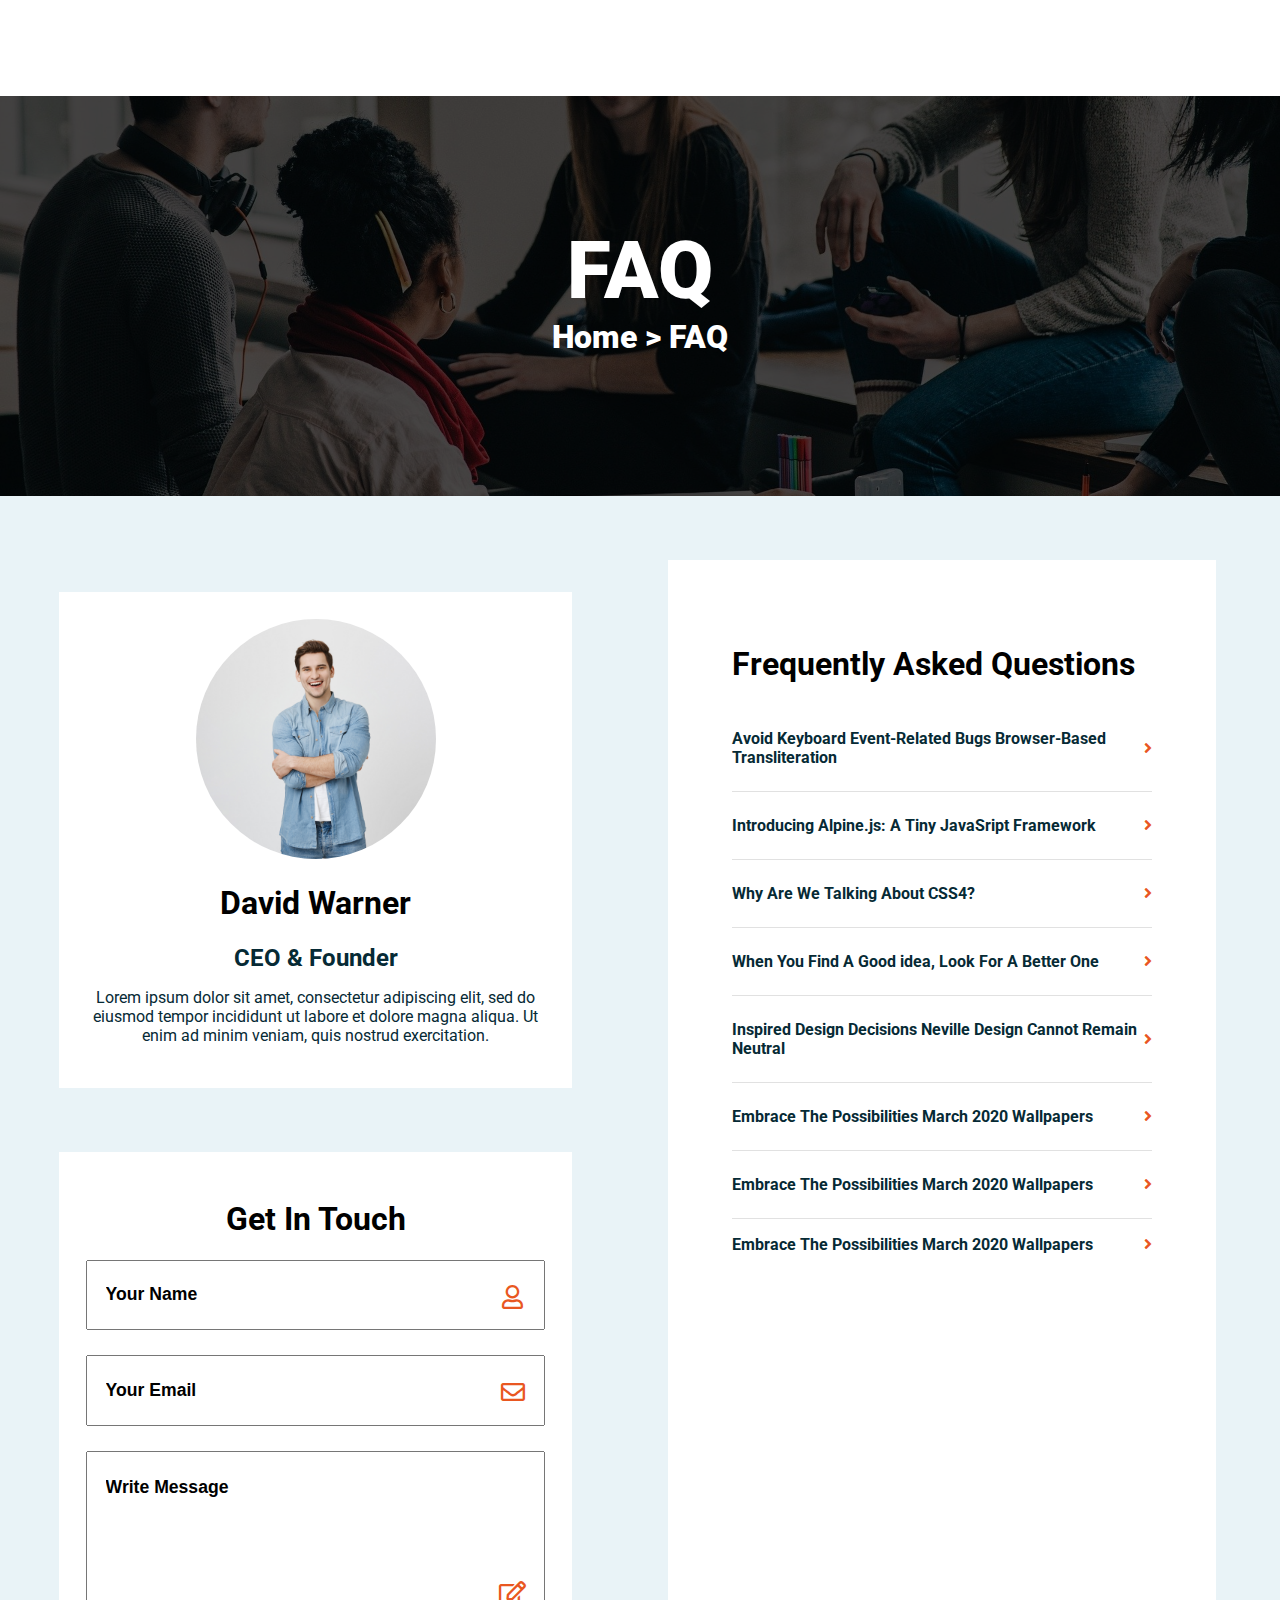
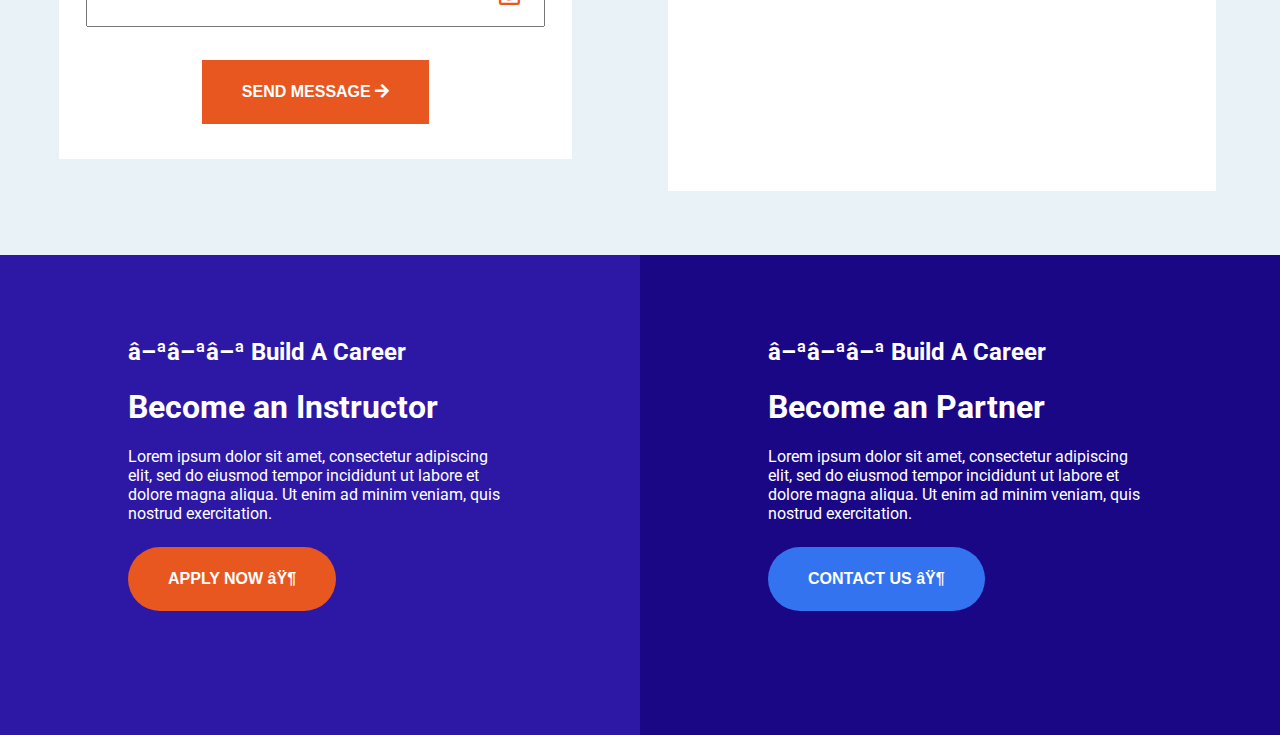
<file: WEB-project/faq.html>
<!DOCTYPE html>
<html lang="cs">
  <head>
    <metacharset="UTF-8"/>
    <link rel="stylesheet" href="styles.css">
    <link rel="preconnect" href="https://fonts.gstatic.com">
    <link href="https://fonts.googleapis.com/css2?family=Roboto:ital,wght@0,400;0,500;0,700;0,900;1,300;1,500&display=swap" rel="stylesheet">
    <link rel="stylesheet" href="/WEB-project/styles/all.min.css">
    <script src="./scripts.js"></script>

    <script
      src="https://code.jquery.com/jquery-3.3.1.js"
      integrity="sha256-2Kok7MbOyxpgUVvAk/HJ2jigOSYS2auK4Pfzbm7uH60="
      crossorigin="anonymous">
    </script>
    
    <script> 
      $(function(){
      $("#header").load("header-alt.html"); 
      $("#footer").load("footer.html"); 
      });
    </script> 

</head>

    <body>
               

      <div id="header"></div>

        <main>
          <div class="location">           
            <div class="location__text">
              <div class="pagename">FAQ</div>
              <div class="path">Home > FAQ</div>
            </div>              
          </div>

          <div class="row faq--questions"> <!-- CEO + question cast -->
            <div class="right--align column">
              <div class="card">
                <img class="leader" src="/WEB-project/pictures/people/guy1.jpg">
                <h1>David Warner</h1>
                <h2>CEO & Founder</h2>
                <p>Lorem ipsum dolor sit amet, consectetur adipiscing elit, sed do eiusmod tempor incididunt ut labore et dolore magna aliqua. Ut enim ad minim veniam, 
                  quis nostrud exercitation.</p>
              </div>

              <div class="touch card">
                <h1>Get In Touch</h1>
                <div>
                  <input value="Your Name">
                  <i class="far fa-user"></i>
                </div>
                <div>
                  <input value="Your Email">
                  <i class="far fa-envelope"></i>
                </div> 
                <div>
                  <input class="long" value="Write Message">
                  <i class="far fa-edit"></i>
                </div> 
                <button class="defbutton">SEND MESSAGE <i class="fas fa-arrow-right"></i></button> 
              </div>
            </div>


            

            <div class="faq--list">
              
              <h1>Frequently Asked Questions</h1>

              <div class="questions--list">
                <div class="underlined question">
                  <div class="question--heading">
                    <p class="heading">Avoid Keyboard Event-Related Bugs Browser-Based Transliteration</p>
                    <i class="fas fa-angle-right"></i>
                    <i class="fas fa-angle-down"></i>
                  </div>
                  <div class="description">
                    <p>Etiam posuere lacus quis dolor. Nullam justo enim, consectetuer nec, ullamcorper ac, vestibulum in, elit. Nullam sit amet magna in magna gravida vehicula. Vivamus ac leo pretium faucibus.
                       Aenean vel massa quis mauris vehicula lacinia. Maecenas libero.</p>
                  </div>
                </div>
                <div class="underlined question">
                  <div class="question--heading">
                    <p class="heading">Introducing Alpine.js: A Tiny JavaSript Framework</p>
                    <i class="fas fa-angle-right"></i>
                    <i class="fas fa-angle-down"></i>
                  </div>
                  <div class="description">                   
                    <p>Etiam posuere lacus quis dolor. Nullam justo enim, consectetuer nec, ullamcorper ac, vestibulum in, elit. Nullam sit amet magna in magna gravida vehicula. Vivamus ac leo pretium faucibus.
                       Aenean vel massa quis mauris vehicula lacinia. Maecenas libero.</p>
                  </div>
                </div>
                <div class="underlined question">
                  <div class="question--heading">
                    <p class="heading">Why Are We Talking About CSS4?</p>
                    <i class="fas fa-angle-right"></i>
                    <i class="fas fa-angle-down"></i>
                  </div>
                  <div class="description">
                    <p>Etiam posuere lacus quis dolor. Nullam justo enim, consectetuer nec, ullamcorper ac, vestibulum in, elit. Nullam sit amet magna in magna gravida vehicula. Vivamus ac leo pretium faucibus.
                       Aenean vel massa quis mauris vehicula lacinia. Maecenas libero.</p>
                  </div>
                </div>
                <div class="underlined question">
                  <div class="question--heading">
                    <p class="heading">When You Find A Good idea, Look For A Better One</p>
                    <i class="fas fa-angle-right"></i>
                    <i class="fas fa-angle-down"></i>
                  </div>
                  <div class="description">
                    <p>Etiam posuere lacus quis dolor. Nullam justo enim, consectetuer nec, ullamcorper ac, vestibulum in, elit. Nullam sit amet magna in magna gravida vehicula. Vivamus ac leo pretium faucibus.
                       Aenean vel massa quis mauris vehicula lacinia. Maecenas libero.</p>
                  </div>
                </div>
                <div class="underlined question">
                  <div class="question--heading">
                    <p class="heading">Inspired Design Decisions Neville Design Cannot Remain Neutral</p>
                    <i class="fas fa-angle-right"></i>
                    <i class="fas fa-angle-down"></i>
                  </div>
                  <div class="description">
                    <p>Etiam posuere lacus quis dolor. Nullam justo enim, consectetuer nec, ullamcorper ac, vestibulum in, elit. Nullam sit amet magna in magna gravida vehicula. Vivamus ac leo pretium faucibus.
                       Aenean vel massa quis mauris vehicula lacinia. Maecenas libero.</p>
                  </div>
                </div>
                <div class="underlined question">
                  <div class="question--heading">
                    <p class="heading">Embrace The Possibilities March 2020 Wallpapers</p>
                    <i class="fas fa-angle-right"></i>
                    <i class="fas fa-angle-down"></i>
                  </div>
                  <div class="description">
                    <p>Etiam posuere lacus quis dolor. Nullam justo enim, consectetuer nec, ullamcorper ac, vestibulum in, elit. Nullam sit amet magna in magna gravida vehicula. Vivamus ac leo pretium faucibus.
                       Aenean vel massa quis mauris vehicula lacinia. Maecenas libero.</p>
                  </div>
                </div>
                <div class="underlined question">
                  <div class="question--heading">
                    <p class="heading">Embrace The Possibilities March 2020 Wallpapers</p>
                    <i class="fas fa-angle-right"></i>
                    <i class="fas fa-angle-down"></i>
                  </div>
                  <div class="description">
                    <p>Etiam posuere lacus quis dolor. Nullam justo enim, consectetuer nec, ullamcorper ac, vestibulum in, elit. Nullam sit amet magna in magna gravida vehicula. Vivamus ac leo pretium faucibus.
                       Aenean vel massa quis mauris vehicula lacinia. Maecenas libero.</p>
                  </div>
                </div>
                <div class="question">
                  <div class="question--heading">
                    <p class="heading">Embrace The Possibilities March 2020 Wallpapers</p>
                    <i class="fas fa-angle-right"></i>
                    <i class="fas fa-angle-down"></i>
                  </div>
                  <div class="description">
                    <p>Etiam posuere lacus quis dolor. Nullam justo enim, consectetuer nec, ullamcorper ac, vestibulum in, elit. Nullam sit amet magna in magna gravida vehicula. Vivamus ac leo pretium faucibus.
                       Aenean vel massa quis mauris vehicula lacinia. Maecenas libero.</p>
                  </div>
                </div>
               
              </div>      

            </div>

          </div>

          <div class="career--info"> <!-- Become Instructor/Partner cast -->
            <div class="left recruitment">
              <h2>▪▪▪ Build A Career</h2>
              <h1>Become an Instructor</h1>
              <p>Lorem ipsum dolor sit amet, consectetur adipiscing elit, sed do eiusmod tempor incididunt ut labore et dolore magna aliqua. Ut enim ad minim veniam, 
                quis nostrud exercitation.</p>
              <button class="defbutton">APPLY NOW ⟶</button>
            </div>

            <div class="right recruitment">
              <h2>▪▪▪ Build A Career</h2>
              <h1>Become an Partner</h1>
              <p>Lorem ipsum dolor sit amet, consectetur adipiscing elit, sed do eiusmod tempor incididunt ut labore et dolore magna aliqua. Ut enim ad minim veniam, 
                quis nostrud exercitation.</p>
              <button class="blue defbutton">CONTACT US ⟶</button>
            </div>
           </div>
        </main>



        <div id="footer"></div>
    </body>
</html>
</file>
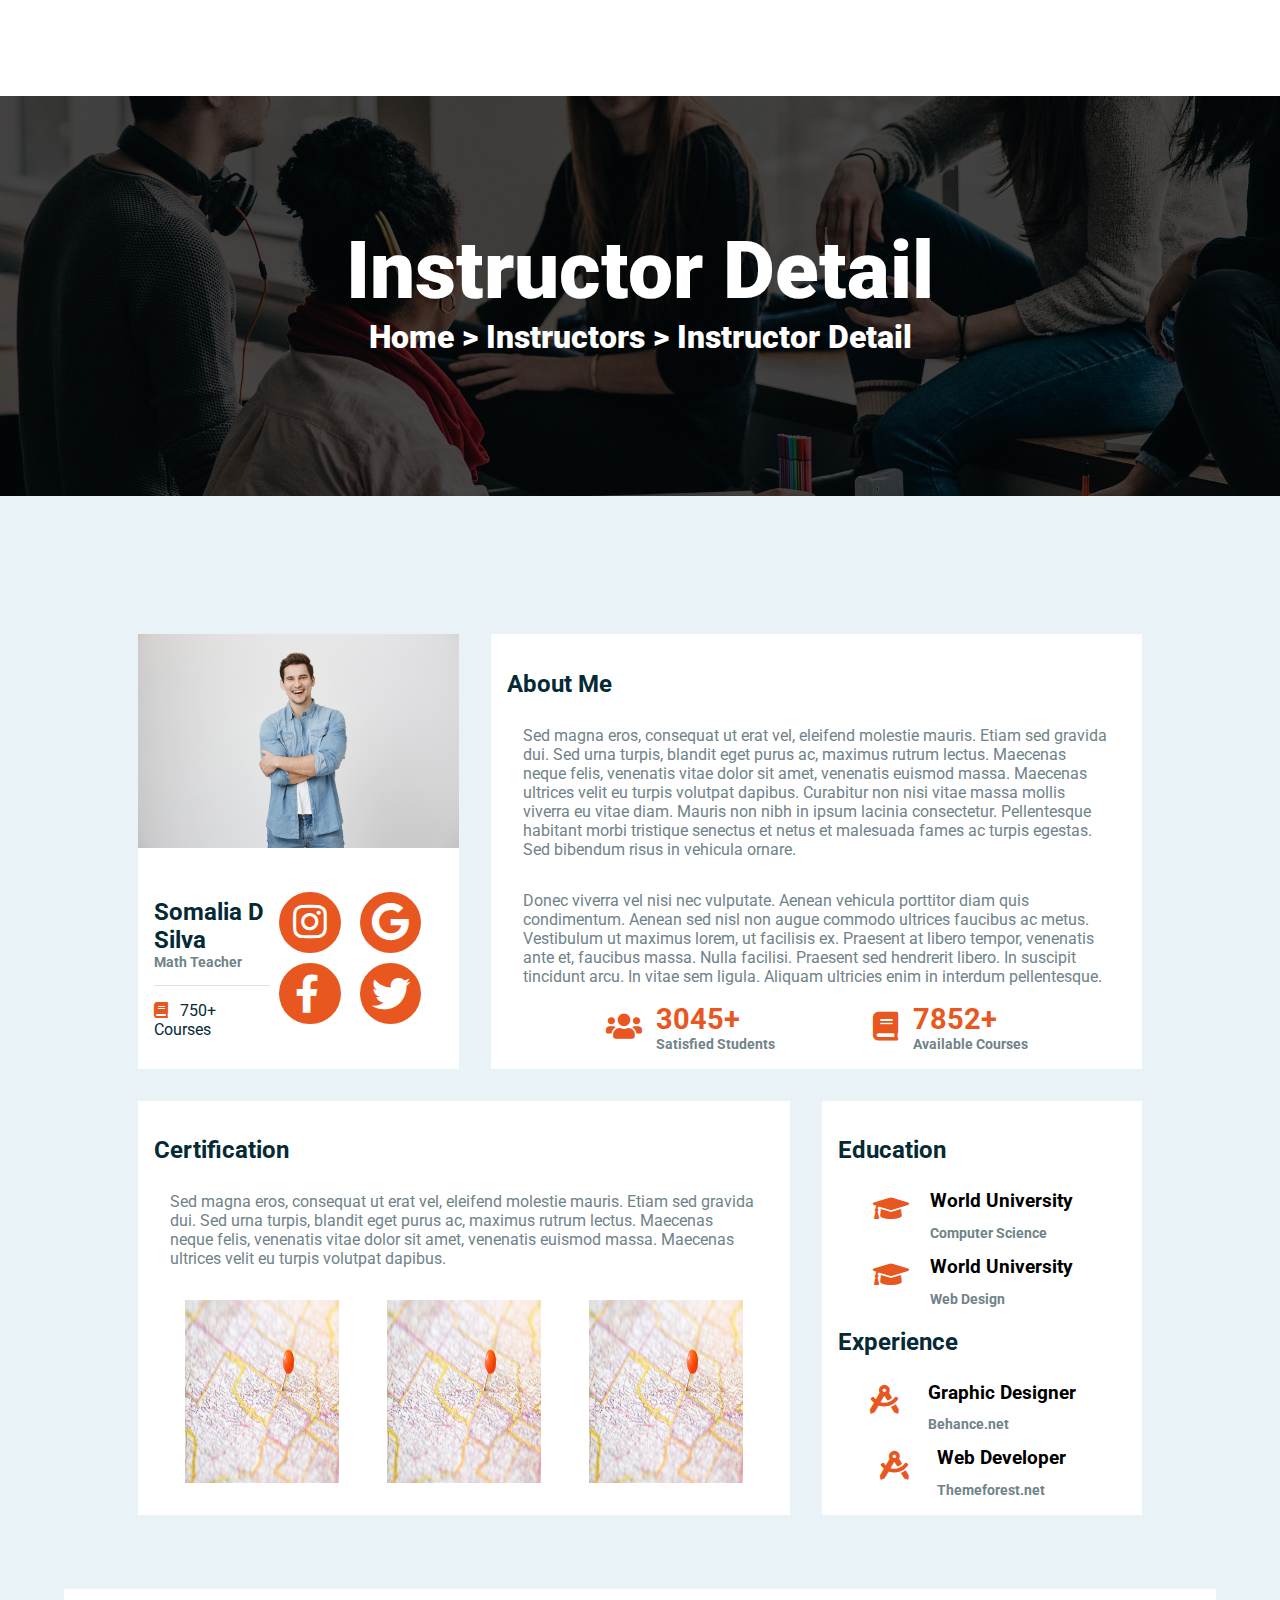
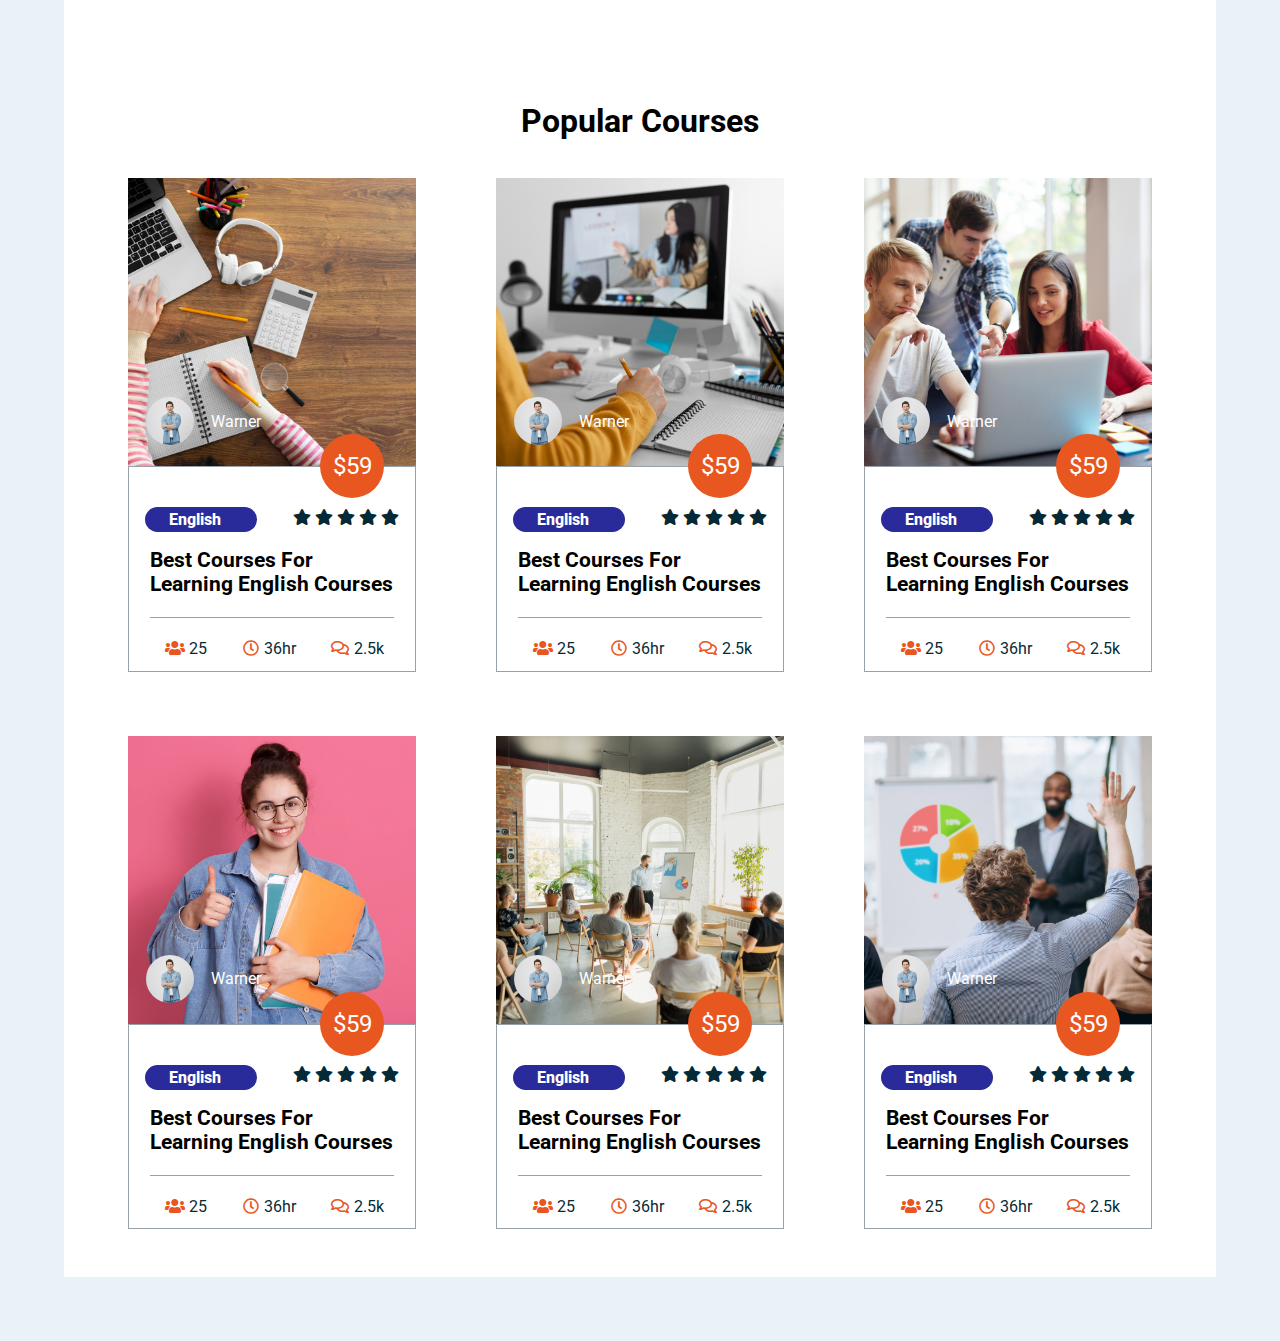
<file: WEB-project/instructor-detail.html>
<!DOCTYPE html>
<html lang="cs">
  <head>
    <metacharset="UTF-8"/>
    <link rel="stylesheet" href="styles.css">
    <link rel="preconnect" href="https://fonts.gstatic.com">
    <link href="https://fonts.googleapis.com/css2?family=Roboto:ital,wght@0,400;0,500;0,700;0,900;1,300;1,500&display=swap" rel="stylesheet">
    <link rel="stylesheet" href="/WEB-project/styles/all.min.css">
    <script src="./scripts.js"></script>
    <script
      src="https://code.jquery.com/jquery-3.3.1.js"
      integrity="sha256-2Kok7MbOyxpgUVvAk/HJ2jigOSYS2auK4Pfzbm7uH60="
      crossorigin="anonymous">
    </script>
    
    <script> 
      $(function(){
      $("#header").load("header-alt.html"); 
      $("#footer").load("footer.html"); 
      });
    </script> 

</head>

    <body>

      <div id="header"></div>
        
        <main>
          
          
          <div class="location">           
            <div class="location__text">
              <div class="pagename">Instructor Detail</div>
              <div class="path">Home > Instructors > Instructor Detail</div>
            </div>              
          </div>

          <div class="instructor--detail">

            <div class="instructor--cards">

              <div class="row--main">
                <div class="card">
                  <img src="/WEB-project/pictures/people/guy1.jpg">
                  <div class="photo--description">
                    <div class="holder">
                      <div class="name">
                        <h2>Somalia D Silva</h2>
                        <h4>Math Teacher</h4>
                      </div>
                      <div class="courses">
                        <i class="fas fa-book"></i> 750+ Courses
                      </div>
                    </div>
                    <div class="socials--square">
                      <div class="row">
                        <div class="icon">
                          <i class="white fab fa-instagram"></i>
                        </div>
                        <div class="icon">
                          <i class="white fab fa-google"></i>
                        </div>
                      </div>
                      <div class="row">
                        <div class="icon">
                          <i class="white fab fa-facebook-f"></i>
                        </div>
                        <div class="icon">
                          <i class="white fab fa-twitter"></i>
                        </div> 
                      </div>
                    </div>

                  </div>

                </div>

                <div class="padded card">
                  <h2>About Me</h2>
                  <p>Sed magna eros, consequat ut erat vel, 
                    eleifend molestie mauris. Etiam sed gravida dui. Sed urna 
                    turpis, blandit eget purus ac, maximus rutrum lectus. Maecenas
                    neque felis, venenatis vitae dolor sit amet, venenatis euismod
                    massa. Maecenas ultrices velit eu turpis volutpat dapibus.
                    Curabitur non nisi vitae massa mollis viverra eu vitae diam.
                    Mauris non nibh in ipsum lacinia consectetur. Pellentesque 
                    habitant morbi tristique senectus et netus et malesuada fames
                     ac turpis egestas. Sed bibendum risus in vehicula ornare.</p>
                  <p>Donec viverra vel nisi nec vulputate. Aenean vehicula 
                    porttitor diam quis condimentum. Aenean sed nisl non augue 
                    commodo ultrices faucibus ac metus. Vestibulum ut maximus 
                    lorem, ut facilisis ex. Praesent at libero tempor, venenatis
                     ante et, faucibus massa. Nulla facilisi. Praesent sed 
                     hendrerit libero. In suscipit tincidunt arcu. In vitae sem
                      ligula. Aliquam ultricies enim in interdum pellentesque.</p>
                  <div class="centered row stats">
                    <div class="row">
                      <div class="holder">
                        <i class="orange fas fa-users"></i>
                      </div>
                      <div class="holder"> 
                        <h2 class="orange">3045+</h2>
                        <h3>Satisfied Students</h3>
                      </div>
                    </div>
                    <div class="row">
                      <div class="holder">
                        <i class="orange fas fa-book"></i>
                      </div>
                      <div class="holder">
                        <h2 class="orange">7852+</h2>
                        <h3>Available Courses</h3>
                      </div>
                    </div>
                  </div>
                </div>

              </div>
            
              <div class="row--main">
                <div class="padded card">
                  <h2>Certification</h2>
                  <p>Sed magna eros, consequat ut erat vel, 
                    eleifend molestie mauris. Etiam sed gravida dui. Sed urna 
                    turpis, blandit eget purus ac, maximus rutrum lectus. Maecenas
                    neque felis, venenatis vitae dolor sit amet, venenatis euismod
                    massa. Maecenas ultrices velit eu turpis volutpat dapibus.</p>
                 
                  <div class="centered row">
                    <img src="/WEB-project/pictures/media/map.jpg">
                    <img src="/WEB-project/pictures/media/map.jpg">
                    <img src="/WEB-project/pictures/media/map.jpg">
                  </div>
                </div>

                <div class="education padded card">
                  <h2>Education</h2>                  
                  <div class="centered row stats">
                    <div class="row">
                      <div class="holder">
                        <i class="fas fa-graduation-cap"></i>
                      </div>
                      <div class="holder"> 
                        <h1>World University</h1>
                        <h3>Computer Science</h3>
                      </div>
                    </div>
                    <div class="row">
                      <div class="holder">
                        <i class="fas fa-graduation-cap"></i>
                      </div>
                      <div class="holder">
                        <h1>World University</h1>
                        <h3>Web Design</h3>
                      </div>
                    </div>
                  </div>
                  <h2>Experience</h2>  
                  <div class="centered row stats">
                    <div class="row">
                      <div class="holder">
                        <i class="fas fa-drafting-compass"></i>
                      </div>
                      <div class="holder"> 
                        <h1>Graphic Designer</h1>
                        <h3>Behance.net</h3>
                      </div>
                    </div>
                    <div class="row">
                      <div class="holder">
                        <i class="fas fa-drafting-compass"></i>
                      </div>
                      <div class="holder">
                        <h1>Web Developer</h1>
                        <h3>Themeforest.net</h3>
                      </div>
                    </div>
                  </div>
               </div>
              </div>           

            </div>

            <!-- cara -->

            <div class="column">
              <div class="standart--heading">
                <h1>Popular Courses</h1>
              </div>
              <div class="column">


  
                <div class="listing"> <!--cast sekce-->
                  <div class="row"> <!-- radek -->
  
                    <div class="course">
                      <div class="standart">
  
                        <img class="course--img" src="/WEB-project/pictures/courses/course-1.jpg">
        
                        <div class="holder teacher">
                          <img src="/WEB-project/pictures/people/guy1.jpg">
                          Warner
                        </div>
                        <div class="holder">
                          <div class="orange price"><span>$59</span></div>
                        </div>
                        <div class="bottom">
                          <div class="info">
                            <div class="blue highlited section">
                              English
                            </div>
                            <div class="stars">
                              <span class="fa fa-star checked"></span>
                              <span class="fa fa-star checked"></span>
                              <span class="fa fa-star checked"></span>
                              <span class="fa fa-star"></span>
                              <span class="fa fa-star"></span>
                            </div>
                          </div>
  
                          <h1>
                            Best Courses For Learning English Courses
                          </h1>
  
                          <div class="stats">
                            <div class="item">
                              <i class="fas fa-users"></i>
                              25
                            </div>
                            <div class="item">
                              <i class="far fa-clock"></i>
                              36hr
                            </div>
                            <div class="item">
                              <i class="far fa-comments"></i>
                              2.5k
                            </div>
                          </div>
  
                        </div>
                      </div>
  
  
                    </div>
  
                    <div class="course">
                      <div class="standart">
  
                        <img class="course--img" src="/WEB-project/pictures/courses/course-2.jpg">
        
                        <div class="holder teacher">
                          <img src="/WEB-project/pictures/people/guy1.jpg">
                          Warner
                        </div>
                        <div class="holder">
                          <div class="orange price"><span>$59</span></div>
                        </div>
                        <div class="bottom">
                          <div class="info">
                            <div class="blue highlited section">
                              English
                            </div>
                            <div class="stars">
                              <span class="fa fa-star checked"></span>
                              <span class="fa fa-star checked"></span>
                              <span class="fa fa-star checked"></span>
                              <span class="fa fa-star"></span>
                              <span class="fa fa-star"></span>
                            </div>
                          </div>
  
                          <h1>
                            Best Courses For Learning English Courses
                          </h1>
  
                          <div class="stats">
                            <div class="item">
                              <i class="fas fa-users"></i>
                              25
                            </div>
                            <div class="item">
                              <i class="far fa-clock"></i>
                              36hr
                            </div>
                            <div class="item">
                              <i class="far fa-comments"></i>
                              2.5k
                            </div>
                          </div>
  
                        </div>
                      </div>
  
  
                    </div>
  
                    <div class="course">
                      <div class="standart">
  
                        <img class="course--img" src="/WEB-project/pictures/courses/course-3.jpg">
        
                        <div class="holder teacher">
                          <img src="/WEB-project/pictures/people/guy1.jpg">
                          Warner
                        </div>
                        <div class="holder">
                          <div class="orange price"><span>$59</span></div>
                        </div>
                        <div class="bottom">
                          <div class="info">
                            <div class="blue highlited section">
                              English
                            </div>
                            <div class="stars">
                              <span class="fa fa-star checked"></span>
                              <span class="fa fa-star checked"></span>
                              <span class="fa fa-star checked"></span>
                              <span class="fa fa-star"></span>
                              <span class="fa fa-star"></span>
                            </div>
                          </div>
  
                          <h1>
                            Best Courses For Learning English Courses
                          </h1>
  
                          <div class="stats">
                            <div class="item">
                              <i class="fas fa-users"></i>
                              25
                            </div>
                            <div class="item">
                              <i class="far fa-clock"></i>
                              36hr
                            </div>
                            <div class="item">
                              <i class="far fa-comments"></i>
                              2.5k
                            </div>
                          </div>
  
                        </div>
                      </div>
  
                 
  
                    </div>                
  
                  </div>
  
  
                  <div class="row"> <!-- radek -->
  
                    <div class="course">
                      <div class="standart">
  
                        <img class="course--img" src="/WEB-project/pictures/courses/course-4.jpg">
        
                        <div class="holder teacher">
                          <img src="/WEB-project/pictures/people/guy1.jpg">
                          Warner
                        </div>
                        <div class="holder">
                          <div class="orange price"><span>$59</span></div>
                        </div>
                        <div class="bottom">
                          <div class="info">
                            <div class="blue highlited section">
                              English
                            </div>
                            <div class="stars">
                              <span class="fa fa-star checked"></span>
                              <span class="fa fa-star checked"></span>
                              <span class="fa fa-star checked"></span>
                              <span class="fa fa-star"></span>
                              <span class="fa fa-star"></span>
                            </div>
                          </div>
  
                          <h1>
                            Best Courses For Learning English Courses
                          </h1>
  
                          <div class="stats">
                            <div class="item">
                              <i class="fas fa-users"></i>
                              25
                            </div>
                            <div class="item">
                              <i class="far fa-clock"></i>
                              36hr
                            </div>
                            <div class="item">
                              <i class="far fa-comments"></i>
                              2.5k
                            </div>
                          </div>
  
                        </div>
                      </div>
  
  
                    </div>
  
                    <div class="course">
                      <div class="standart">
  
                        <img class="course--img" src="/WEB-project/pictures/courses/course-5.jpg">
        
                        <div class="holder teacher">
                          <img src="/WEB-project/pictures/people/guy1.jpg">
                          Warner
                        </div>
                        <div class="holder">
                          <div class="orange price"><span>$59</span></div>
                        </div>
                        <div class="bottom">
                          <div class="info">
                            <div class="blue highlited section">
                              English
                            </div>
                            <div class="stars">
                              <span class="fa fa-star checked"></span>
                              <span class="fa fa-star checked"></span>
                              <span class="fa fa-star checked"></span>
                              <span class="fa fa-star"></span>
                              <span class="fa fa-star"></span>
                            </div>
                          </div>
  
                          <h1>
                            Best Courses For Learning English Courses
                          </h1>
  
                          <div class="stats">
                            <div class="item">
                              <i class="fas fa-users"></i>
                              25
                            </div>
                            <div class="item">
                              <i class="far fa-clock"></i>
                              36hr
                            </div>
                            <div class="item">
                              <i class="far fa-comments"></i>
                              2.5k
                            </div>
                          </div>
  
                        </div>
                      </div>
  
  
                    </div>
  
                    <div class="course">
                      <div class="standart">
  
                        <img class="course--img" src="/WEB-project/pictures/courses/course-6.jpg">
        
                        <div class="holder teacher">
                          <img src="/WEB-project/pictures/people/guy1.jpg">
                          Warner
                        </div>
                        <div class="holder">
                          <div class="orange price"><span>$59</span></div>
                        </div>
                        <div class="bottom">
                          <div class="info">
                            <div class="blue highlited section">
                              English
                            </div>
                            <div class="stars">
                              <span class="fa fa-star checked"></span>
                              <span class="fa fa-star checked"></span>
                              <span class="fa fa-star checked"></span>
                              <span class="fa fa-star"></span>
                              <span class="fa fa-star"></span>
                            </div>
                          </div>
  
                          <h1>
                            Best Courses For Learning English Courses
                          </h1>
  
                          <div class="stats">
                            <div class="item">
                              <i class="fas fa-users"></i>
                              25
                            </div>
                            <div class="item">
                              <i class="far fa-clock"></i>
                              36hr
                            </div>
                            <div class="item">
                              <i class="far fa-comments"></i>
                              2.5k
                            </div>
                          </div>
  
                        </div>
                      </div>
  
                 
  
                    </div>                
  
                  </div>
  
                </div>
  
            </div>

              <div class="row">

              </div>

            </div>
              
          </div>

        </main>

        <div id="footer"></div>
    </body>
</html>
</file>
<file: WEB-project/styles.css>
/*Design pro telefon + obecny*/
html {
  scroll-behavior: smooth;
}

body{
  margin: 0px;
  display: flex;
  flex-direction: column;
  justify-content: center;
}

a {
  text-decoration: none;
}

main{
  font-family: 'Roboto', sans-serif;  
  color: #062a35;
}



header#masthead{display: none;}
nav#mobile-navigation{display: none;}



* {
  box-sizing: border-box;
}


h1 {
    color:black;
    font-size: 32;
}

/* LOCATION part*/

.location {
  background-image: url("./pictures/mainpage/people.jpg");
  background-size: cover;
  width: 100%;
  height: 25em;
  display: flex;
}

.location::after {
  content: '\A';
  position: absolute;
  z-index: 1;
  width: inherit; height: inherit;
  top:inherit; left:inherit;
  background:rgba(0,0,0,0.7);
}

.location__text {
  z-index: 2;
  display: inline;
  width: 100%;
  height: fit-content;
  text-align: center;  
  color:white;
  font-weight: 900;
  padding-top: 8em;
  white-space: nowrap;
}

.location__text .pagename {
  font-size: 5em;
}

.location__text .path {
  font-size: 2em;  
}

/* LOCATION part END*/


/* EXPERIENCE part*/

.circle {
  width: 10em;
  height: 10em;
  text-align: center;
  display: flex;
  position: relative;
  border-radius: 50%;
  background-color: #e95721;
}


.experience .main--img {
  height: 32em;
  width: 100%;
  margin-right: 3em;
  object-fit: cover;
  position: relative;
  z-index: 1;
}

.experience .secondary--img {
  display: none;
  top:-13.5em;
  left:3em;
  height: 15em;
  width: 40%;
  object-fit: cover;
  position: relative;
  float: right;
  z-index: 1;
}

.experience .icon {
  height: 100%;
  font-size: 2em;
}

.upper {
  top:-17.5em;
  left: 43%;
  z-index: 3;
}

.lower {
  background-color: white;
  top:-27em;
  left: 44%;
  z-index: 2;
}

.circle .text {
  padding-top: 2em;
  color: white;
  position: relative;
  z-index: 2;
}

.circle span {
  font-size: 3em;
}

.experience {
  display: flex;
  flex-direction: column;
  padding: 2em;
  padding-top: 7em;  
  padding-bottom: 8em;
  height: fit-content;
}

.experience .left {
  width: 90%;
  height: fit-content;
  float: left ;  
  height: 35em;
}

.experience .right {
  display: flex;
  flex-direction: column;
  width: 80%;
  margin-left: 5%;
  float: right ;  
  height: fit-content;
}

.introduction {
  color:#e95721;
  font-size: 1.2em;
}

.experience h1 {
  font-size: 2.5em;
  font-weight: 500;
}

h1 span {
  font-weight: 900;
}

.right--info {
  top: inherit;
  height: fit-content;
  padding-left: 1.5em;
  border-left: 0.2em solid orange;
  margin-bottom: 1.5em;

}

.qualities{
  display: inline-flex;
  padding-bottom: 1.8em;
  align-items: center;
}

.lined {  
  border-bottom: 0.05em solid rgba(177, 175, 175, 0.445);
}

h2 {
  margin-bottom: 0.5em;
}

.qualities img {
  padding-top: 0.5em;
  height: 6em;
}

/* EXPERIENCE part END*/

/* STATISTICS part */

.statistics {
  width: 90%;
  top:inherit;
  display:flex;
  flex-direction: row;
  justify-content: space-evenly;
  position: relative;  
  height: fit-content;
  margin-left: 5%;
  margin-right: 5%;
  flex-wrap: wrap;
}


.statistics .card {
  display: inline-flex;
  background-color: white;
  height: fit-content;
  position: relative;
  width: 22%;
  min-width: 16em;
  margin:  1em 0;
  padding: 1em;
  border-top: 0.2em solid #e95721;
  box-shadow: rgba(0, 0, 0, 0.246) 0 1em 1em 0;
}

.statistics .holder {
  display: flex;
  flex-direction: column;
  align-content: center;
}

.statistics h2 {
  margin-top: 0;
}

.statistics i {
  color:#e95721;
  font-size: 2em;
  margin-right:0.5em;
  margin-left:0.7em;
  margin-top: auto;
  margin-bottom: auto;
}

.statistics h2 {
  margin-bottom: 0.2em;
  color: #e95721;
}

/* STATISTICS part END*/

/* GOALS part */

.goals {
  background-color: rgb(232, 250, 244);
  padding-top: 8em;  
  padding-bottom: 4em;  
  display: flex;
  flex-direction: column;
}

.goals .left h3 {
  margin: 1em 0;
}

.goals .left {
  width: 80%;
  margin: 0 10%;
  float: left;
  text-align: center;
}

.goals .right {
  width: 100%;
  display: flex;
  align-content: center;
  justify-content: center;
}

.goals h1 {
  font-size: 3em;
  margin-top: 0.3em;
}

.percentages {
  display: inline-flex;
  margin-left: -4em;
  height: 100%;
  justify-content: space-evenly;
}

.percentages img {
  height: 8em;
}
.percentages--card{
  width: 40%;
  margin: 1em;
  display: flex;
  flex-direction: column;
  align-items: center;

}

.percentages--card i {
  font-size: 5em;
  margin-bottom: 0.6em;
  color: #e95721;
}

.percentages h3 {
  margin-left: 2.3em;
}

.goals .promo {
  width: 75%; 
  max-width: 40em; 
  object-fit: cover;
  float: right;
}

/* GOALS part END */

/* LECTORS part */

.lectors{
  display: flex;
  flex-direction: column;
  height: fit-content;
}

.lectors h1{

}

.lectors h2{
  margin-top: -0.2em;
  padding-top: 1.2em;
  margin-bottom: 0;
}

.lectors h4{
  border-bottom: rgba(99, 110, 121, 0.651) 0.05em solid;
  margin-top: 0;
  padding-bottom: 1.4em;
  margin-bottom: 0.8em;
}

.standart--heading{
  text-align: center;  
  padding-top: 8%;
}

.green {
  background-color: rgb(232, 250, 244);
}

.lectors--cards{
  display: flex;
  flex-direction: row;
  flex-wrap: wrap;
  margin-left: 5%;
  margin-right: 5%;
  justify-content: space-evenly;
  width: 90%;
  margin-bottom: 10%;
}

.lectors--cards .card{
  display: inline;
  margin: 1em;
}

.lectors--cards .row {
  display: flex;
  flex-direction: row;
  font-weight: 500;
}


.lectors--cards .courses  {
  margin: 1.5em;
}

.lectors .card--info {
  border: rgba(99, 110, 121, 0.651) 0.05em solid;
  background-color: white;
  border-top: 0;  
  padding: 2em;
  width: 100%;
  padding-top: 0;
  height: 10em;
}

.lectors .course--cards h4{
  font-weight: normal;
}

.lectors--cards .photo {
  height: 16em;
  width: 16em;
  object-fit: cover;
}

.lectors .courses {
  display: flex;
  flex-direction: row;
  align-items: center; 
  font-weight: 500; 
}

.lectors .courses .fas {
  padding-right: 1.5em;
  color: #e95721;
}

.lectors .courses img {
  height: 1em;
  width: 1em;
  object-fit: cover;
  margin-right: 0.5em;
}

.upbtn {
  color: #ffffff;
  background-color:#e95721;
  padding-left: none;
  width: 2em;
  height: 2em;
  font-size: 1.5em;
  font-weight: 900;
  text-align: center;
  padding-top: 0.5em;    
}

.uproll-content {
  display: none;
  position: absolute;
  min-width: 160px;
  bottom: .01em;
  z-index: 2;
}

.uproll-content a {
  color: white;
  background: rgb(255, 255, 255);
  text-decoration: none;
  width: fit-content;
  display: flex;
  flex-direction: column;
}

.uproll-content .icon {
  font-size: 1.45em;
  margin-right: 0;
  margin: 0.25em;
}

.uproll-content img {    
  height: 2em;
  width: 2em;  
  object-fit: cover;
}

.lectors--cards .dropdown {
  top:-11.9em;
  left: 8.8em;
}

.uproll-content a:hover {color: white; background:#e95721;}
.dropdown:hover .uproll-content {display: block;}
.dropdown:hover .upbtn {background-color: #e95621f3 ;color:sandybrown;}


/* LECTORS part END */

/* FEEDBACK part */

.feedback {
  background-image: url("./pictures/media/group-students.jpg");
  position: relative;
  width: 100%;
  height: fit-content;
  display: block;
}

.feedback h1 {
  color: #ffffff;
}

.feedback::after {
  content: '\A';
  position: absolute;
  z-index: 1;
  width: 100%; height:100%;
  top:0; left:0;
  background:rgba(0,0,0,0.75);
}

.feedback--content {
  position: relative;  
  z-index: 2;
}

.feedback--content .person {
  display: none;
}

.feedback--content .active {
  display: block;
}

.feedback--content .person h2 {
  margin-top: 0.2em;
}

.feedback--content .person h3 {
  margin: 0;
}

.feedback--heading{
  text-align: center;  
  padding-top: 8%;
  color: #ffffff;
  z-index: 2;
}

.feedback .reviews {
  display: flex;
  flex-direction: column;
  align-items: center;
}

.reviews .left {
  background: #ffffff;
  padding: 3em;
  float: left;
  margin-left: 10%;
  margin-top:5%;
  width: 65%;
  min-width: 20em;
  margin-right: 5%;
  margin-bottom: 10%;
}

.reviews .text{
  font-size: 1.5em;
  margin-top:0;
}

.reviews .underline{
  color: darkgrey;
}

.commentator {
  display: inline-flex;
  align-items: center;
}

.commentator-pic {
  height: 4em;
  width: 4em;
  border-radius: 50%;
  object-fit: cover;
}

.commentator--nav  {
  display: inline-flex;
  align-items: center;
  justify-content: space-between;
  width: 100%;
}

.smallbutton {
  color: rgb(255, 255, 255);
  background-color: #e95721;
  font-size: 1em;
  height: 2em;
  font-weight: 700;
  width: fit-content;
  white-space: nowrap;
  margin: 8px 0;
  border: none;
  align-items: center;
  vertical-align:middle;
  cursor: pointer;
}

.commentator--info {
  margin-left: 1em;
}

.commentator--nav img {
  height: 4em;
  float: right;
}

.commentator--buttons {
  display: inline;
}

.commentator h2 {
  margin-bottom: 0.2em;
}

.commentator h3 {
  margin-top: 0.2em;
}

.reviews .right {
  height: 30em;
  margin: 10%;
}

.gallery {
  display: inline-flex;
}

.gallery img {
  height: 8em;
  width: 8em;  
  position: relative;
  object-fit: cover;
  margin: 1em;
}

.gallery .column {
  position: relative;
  z-index: 3;
  display: flex;
  flex-direction: column;
  height: 30em;
  align-items: center;
  justify-content: space-evenly;
}

.gallery .third {
  position: relative;
  top:-3em;
}

.feedback .white {  
  background-color: white;  
  top: -11.8em;
  left: 0.4em;
}

.feedback .orange {
  background-color: #e95721;
  top: -34.2em;
  left: 0.4em;
}

.feedback .square {
  position: relative;
  height: 8em;
  width: 8em;
  z-index: -1;

}

/* FEEDBACK part END */

/* NEWSnBLOG part */

.newsnblog {
  display: flex;
  flex-direction: column;
  height: fit-content;
}

.newsnblog a{
  height: 0;
}

.blog--cards {
  display: flex;
  flex-wrap: wrap;
  justify-content: center;
  margin-left: 5%;
  margin-right: 5%;
  width: 90%;
  margin-bottom: 10%;
}

.blog--cards .card {
  margin: 2em;  
  width: 22em;
  align-self: center;
}

.blog--cards .bottom {
  top:-1em;
  z-index: 1;
  border: rgba(99, 110, 121, 0.651) 0.05em solid;
  display: flex;
  flex-direction: column;
  border-top: none;
  padding: 1em;
  position: relative;
  padding-top: -1em;
}

.blog--cards .img--main {
  height: 22em;
  width: 22em;
  position: relative;
  z-index: 2;
  object-fit: cover;
}

.blog--cards .info {
  display: inline-flex;
  align-items: center;
  margin-top: 1em;
  padding: 0.4em;
}
.blog--cards .text {
  margin: 0 1em;
}

.blog--cards .icon {
  height: 2em;
  width: 2em;
  object-fit: cover;
}

.blog--cards .holder {  
  align-items: center;
  display: inline-flex;
}

.blog--cards .holder i {
  color: #e95721;
  font-size: 1.5em;
}

.blog--cards .author {
  display: inline-flex;
  align-items: center;
} 

.blog--cards .author--img {
  height: 3em;
  width: 3em;
  border-radius: 50%;
  object-fit: cover;
  margin-right: 1em;
}

.newsnblog .buttonholder {
  width: 100%;
  height: 0.5em;
}

.newsnblog h2 {
  max-height: 2.5em;
  overflow: hidden;
}

.newsnblog .smallbutton {
  float: right;
  height: 4em;
  width: 4em;
  position: relative;
  left: 1em;
  bottom: 3.5em;
  
}
/* NEWSnBLOG part END */

/* COURSE--GALLERY part */

.course--gallery {
  display: flex;
  flex-direction: column;
  margin-top: 5%;
}

.course--gallery .menu {
  display: flex;
  flex-direction: row;
  justify-content: center;  
  flex-wrap: wrap;
  align-items: center;
  margin-bottom: 2em;
}


.course--gallery .highlited {
  background-color: #e95721;
  color: white;
  border-radius: 1em;
  width: 7em;
  padding: 0.2em 1.5em;
}

.course--gallery .section {
  font-weight: 800;
  margin: 1em;
}

.listing .highlited {
  background-color: #e95721;
  color: white;
  border-radius: 1em;
  width: 7em;
  padding: 0.2em 1.5em;
}

.listing .section {
  font-weight: 800;
  margin: 1em;
}

.course--gallery .listing {
  display: flex;
  flex-direction: column;
}

textarea:focus, input:focus{
  outline: none;
}

.listing .row {
  display: flex;
  flex-direction: row;
  flex-wrap: wrap;
  justify-content: space-evenly;
  margin-bottom: 2em;
}

.listing .course {
  display: flex;
  flex-direction: column;  
  width: 18em;
  margin-bottom: 2em;
  margin: 1em;
  height: fit-content;
}

.listing .standart {  
  display: flex;
  flex-direction: column;  
}

.listing .hidden {  
  display: none;
  flex-direction: column;  
  height: 31.2em;
  background-color: #4267B2;
}

.course--gallery .listing .course:hover .standart {display: none;}
.course--gallery .listing .course:hover .hidden {display: flex;}

.listing .course--img {
  height: 18em;
  width: 18em;
  object-fit: cover;
}

.listing .teacher {
  display: flex;
  flex-direction: row;
  align-items: center;
  top:-2.8em;
  color: white;
}

.listing .holder {
  position: relative;
  height: 0;
}

.listing .hidden .holder {
  position: relative;
  height: fit-content;
}

.listing .hidden .teacher {
  top: 0;
}

.listing .teacher img {
  height: 3em;
  width: 3em;
  border-radius: 50%;
  object-fit: cover;
  margin: 1.1em;
}

.listing .orange {
  background-color: #e95721;
  color: white;
}

.listing .text--orange{
  color: #e95721;
  background-color: white;
}

.listing .white {
  background-color: white;
  color: #4267B2;
}

.listing .enroll {
  width: 100%;
  display: flex;
  flex-direction: row;
  align-items: center;
  justify-content: center;
  margin-bottom: 1.8em;
}

.listing .enroll--button {
  width: fit-content;
  background-color: white;
  color: #4267B2;
  border-radius: 5em;
  font-weight: 700;
  font-size: 1em;
  padding: 1em;
  border: none;
}

.listing .enroll--button:hover {
  cursor: pointer;
}

.listing .price {
  position: relative;
  display: flex;
  align-items: center;
  justify-content: center;
  top:-2em;
  left: 12em;
  margin: 0;
  text-align: center;  
  height: 4em;
  width: 4em;
  border-radius: 50%;
}

.listing .hidden .price {
  top: 0em;
  left: 4em;
}

.listing .price span {
  font-size: 1.5em;
}

.listing .blue {
  margin-top: 2.5em;
  background-color: rgb(41, 43, 155);
}

.listing .bottom {
  display: flex;
  flex-direction: column;
  border: rgba(99, 110, 121, 0.651) 0.05em solid;
}

.listing .hidden .bottom {
  border: none;
}

.listing .info {
  display: flex;
  flex-direction: row;
  align-items: center;
  justify-content: space-between;
}

.listing .stars {
  padding-top: 1.2em;
  margin-right: 1em;
}

.listing h1 {
  font-size: 1.3em;
  margin: 1em;
  margin-top: 0;
  padding-bottom: 1em;
  border-bottom: rgba(99, 110, 121, 0.651) 0.05em solid;
}

.listing .hidden h1 {
  padding-bottom: 0;
  margin: 1em;
  border-bottom: none;
  color: white;
}

.listing .stats {
  display: flex;
  flex-direction: row;
  justify-content: space-evenly;
  margin-bottom: 0.8em;
}

.hidden .stats .item {
  color: white;
}

.listing p {
  padding: 1.2em;
  color: white;
  margin-bottom: 1em;
}

.hidden .stats .item i {
  margin: 0 0.3em;  
  color: white;
}

.listing .stats .item{
  display: flex;
  flex-direction: row;
  align-items: center;
}

.standart .stats .item i{
  margin: 0 0.3em;  
  color: #e95721;
}

/* COURSE--GALLERY part END */

/* COURSE--DETAIL part */

.course--detail{
  display: flex;
  flex-direction: column;
  margin-top: 5%;
  margin-left: 10%;
  margin-right: 10%;
  position: relative;
}

.course--detail section {
  margin: 5%;
  width: 90%;
  height: fit-content;
}

.course--detail img {
  width: 100%;
  height: 20%;
  object-fit: cover;
}

.lessons--list {
  display: flex;
  flex-direction: column;
  align-items: center;  
  margin-bottom: 5em;
}

.lessons--list .lesson {
  display: flex;
  width: 100%;
  padding: 0.8em;
  flex-direction: row;
  justify-content: space-between;
  align-items: center;
  border: 0.001em solid rgba(133, 133, 133, 0.247);
}

.lessons--list .lesson p {
  font-weight: 700;
}

.lessons--list .lesson:hover {
  background-color: #e9f3f7;
}

.lessons--list .fa-play-circle {
  color: #e95721;
}

.questions--list {
  display: flex;
  flex-direction: column;
  margin-bottom: 3em;
}

.questions--list .question {
  display: flex;
  flex-direction: column;
}

.questions--list .heading {
  text-align: left;
}

.questions--list p {
  font-weight: 700;
}

.questions--list .question--heading {
  display: flex;
  flex-direction: row;
  justify-content: space-between;
  align-items: center;
}

.questions--list .fa-angle-right {
  color: #e95721;
}

.questions--list .fa-angle-down {
  display: none;
}

.questions--list .question:hover .fa-angle-right {
  display: none;
}

.questions--list .question:hover .heading {
  color: #e95721;
}

.questions--list .question:hover .fa-angle-down {
  display: inherit;
  color: #e95721;
}

.questions--list .question:hover .description {
  display: flex;
}

.questions--list .description {
  display: none;
  flex-direction: row;
  border: 0.001em solid rgba(133, 133, 133, 0.247);
  align-items: center;
}

.questions--list .description img {
  width: 10em;
  margin: 1em;
}

.questions--list .description p {
  padding: 1em;
  font-weight: normal;
}

.instructors--list {
  display: flex;
  flex-direction: column;
  column-count: 2;
  margin-top: 4em;
  width: 100%;
  justify-content: space-evenly;
}

.instructors--list .row {
  display: flex;
  flex-direction: row;
  justify-content: space-evenly;
  margin-bottom: 5%;
}

.instructors--list .lector {
  display: flex;
  flex-direction: column;
  width: 45%;
  align-items: center;
}

.instructors--list img {
  width: 10em;
  height: 10em;
  border-radius: 50%;
}

.instructors--list h3 {
  margin-top: 0;
}

.course--detail aside {
  margin: 5% 0;
  display: flex;
  flex-direction: column;
}

.course--detail .course--stats {
  display: flex;
  
  width: 100%;
  flex-direction: column;
  border: 0.001em solid rgba(133, 133, 133, 0.247);
}

.course--stats .item {
  display: flex;
  width: 100%;
  flex-direction: row;
  justify-content: space-between;
  border-bottom: 0.001em solid rgba(133, 133, 133, 0.247);
}

.course--stats .last {
  border-bottom: 0;
}

.course--stats .name {
  display: flex;
  flex-direction: row;
  align-items: center;
  margin-right: 1.5em;
}

.course--stats i {
  color: #e95721;
  margin: 0.5em;
  margin-left: 1em;
}

.course--stats p {
  display: flex;
  align-items: center;  
  color: #e95721;
  margin: 0.5em;
  font-size: 1.2em;
}

.course--detail a {
  width: 100%;
  display: flex;
  justify-content: center;
}

.course--detail .enroll--button {
  border: 0;
  background-color: #4267B2;
  color: white;
  padding: 0.7em;
  margin: 0.5em;
  border-radius: 2em;
  font-size: 1.5em;
}

.course--detail .enroll--button:hover {
  cursor: pointer;
}

.course--detail .fa-arrow-right {
  color: white;
  margin: 0;
}

.course--detail aside img {
  margin: 3em 0;
  width: 100%;
  object-fit: cover;
}

/* COURSE--DETAIL part END */

/* EVENT--DETAIL part */

.event--detail{
  display: flex;
  flex-direction: column;
  margin: 5% 15%;
}

.event--heading{
  display: flex;
  flex-direction: column;
  justify-content: space-between;
  margin-top: 2%;
}

.event--article {
  border-bottom: 0.001em solid rgba(133, 133, 133, 0.247);
  padding-bottom: 2.5em;
}

.event--heading .holder{
  display: flex;
  flex-direction: column;
}

.event--heading .details {
  display: flex;
  flex-direction: row;
  flex-wrap: wrap;
}

.event--heading .details p {
  font-size: 0.9em;
  margin: 0 0.3em;
}

.event--heading .details i {
  color: #e95721;
  margin: 0 0.2em;
}

.event--heading h1 {
  margin-bottom: 0.5em;
}

.event--heading .buttons {
  display: flex;
  flex-direction: row;
  justify-content: center;
  width: 100%;
}

.event--heading .blue {
  background-color: #4267B2;
}

.event--detail .img--main {
  height: 30em;
  width: 100%;
  object-fit: cover;
}

.event--heading .buttons button {
  margin-top: 2%;
  height: 3em;
  margin: 2em;
}

.event--detail .event--importance {
  display: flex;
  flex-direction: row;
  flex-wrap: wrap;
  justify-content: space-between;
}

.event--importance .text {
  width: 100%;
}

.event--importance .map {
  width: 100%;
  object-fit: cover;
  padding: 1.5em 0;
}

.event--importance ul {
  list-style-type: none;
  padding: 0;
}

.event--importance li {
  display: flex;
  flex-direction: row;
  align-items: center;
}

.event--importance .fa-check-circle {
  font-size: 2em;
  margin-right: 0.5em;
}

.conferences {
  display: flex;
  flex-direction: row;
  flex-wrap: wrap;
  justify-content: center;
  height: fit-content;
}

 .conferences .content {
  height: fit-content;
  margin: 1em;
  width: fit-content;
  height: fit-content;
  position: relative;
  margin-top: 4em;
}

.conferences .content:after {
  content: '\A';
    position: absolute;
    width: 100%; height:100%;
    top:0; left:0;
    z-index: 1;
    background: -webkit-linear-gradient(top, rgba(110,119,116,0) 0%,rgba(110,119,116,0.01) 1%,rgba(10,14,10,0.51) 51%,rgba(10,8,9,1) 100%);
}

 .conferences img {
  object-fit: cover;
  width: 22em;
  height: 18em;
  position: relative;
  display: block;
}

 .conferences .frame {
  height: 0;
  position: relative;
  z-index: 2;
  top:-10.5em;
  padding: 0.5em;
}

 .frame--price {
  background-color: #e95721;
  color: white;
  font-size: 1.2em;
  width: 3em;
  height: 3em;
  display: flex;
  justify-content: center;
  align-items: center;
  border-radius: 50%;
  position: relative;
  left: 14em;
  top: -5em
}

.conferences .frame .frame--info {
  display: flex;
}

.conferences .frame p {
  margin: 0 0.8em;
  color: white;
}

.conferences .frame .frame--name {
  font-size: 1.5em;
  margin: 0.7em 0.5em;
  margin-top: 0.3em;
}

.conferences .frame .frame--info i {
  color: #e95621f3;
}

/* EVENT--DETAIL part END */

/* INSTRUCTOR--DETAIL part */

.instructor--detail {
  background-color: #e9f3f7;
  padding: 5%;
  display: flex;
  flex-direction: column;
}

.instructor--detail .column {  
  display: flex;
  flex-direction: column;
  background-color: white;
}

.instructor--cards {
  padding: 5%;
}

.instructor--cards .row {
  display: flex;
  flex-direction: row;
  width: fit-content;
}

.instructor--cards .card {
  display: flex;
  flex-direction: column;
  background-color: #ffffff;
  margin: 1em;
}

.instructor--cards .padded {
  padding: 1em;
}

.instructor--cards p {
  margin: 1em;  
  color: #708389;
}

.instructor--cards .stats {
  width: 100%;
}

.instructor--cards .stats h2 {
  margin: 0;
  font-size: 1.8em;
}

.instructor--cards .stats i {
  font-size: 1.8em;
  padding-right: 0.5em
}

.instructor--cards .photo--description {
  display: flex;
  flex-direction: row;
  justify-content: space-between;
  height: 100%;
  padding: 1em;
}

.instructor--cards .photo--description h2 {
  margin-bottom: 0;
}

.instructor--cards  h3 {
  margin:0;
  font-size: 0.9em;
  color: #708389;
}

.instructor--cards .orange {
  color: #e95721;
}

.instructor--cards .photo--description h4 {
  margin: 0;
  margin-bottom: 1em;
  font-size: 0.9em;
  color: #708389;
  padding-bottom: 1em;
  border-bottom: 0.001em solid rgba(133, 133, 133, 0.247);
}
.instructor--cards .photo--description .courses i {
  color: #e95721;
  padding-right: 0.5em;
}


.instructor--cards .card img {
  width: 100%;
}

.instructor--cards .socials--square {
  display: flex;
  flex-direction: column;
  font-size: 3em;
  padding: 2%;
  color: black;
  justify-content: center;
}

.instructor--cards .education .row {
  flex-wrap: wrap;
}

.socials--square i {
  color: black;
  font-size: 1em;
}

.instructor--cards .centered {
  width: 100%;
  justify-content: space-evenly;
}

.instructor--cards .holder {
  display: flex;
  flex-direction: column;
  justify-content: space-evenly;
}

.instructor--cards .card .centered img {
  padding: 1em;
  width: 30%;
}

.socials--square .row {
  margin: 3% 2%;
}

.socials--square .white {
  color: white;
}

.socials--square .icon {
  font-size: 0.8em;
  background-color: #e95721;
}

.instructor--cards .education {
  justify-content: space-evenly;
}

.instructor--cards .education i {
  color: #e95721;
  width: 2em;
}

.instructor--cards .education h1 {
  padding-right: 1em;
  font-size: 1.2em;
  white-space: nowrap;
}

.instructor--cards .column .course:hover{
 
}

/* INSTRUCTOR--DETAIL part END */

/* FAQ--QUESTIONS part */

.faq--questions {
  display: flex;
  flex-direction: column;
  background-color: #e9f3f7;
  padding: 5% 0;
}

.faq--questions .row {
  display: flex;
  flex-direction: row;
  width: fit-content;
  justify-content: center;
}

.faq--questions .column {
  display: flex;
  width: fit-content;
  flex-direction: column;
  width: 90%;
}

.faq--questions .leader {
  width: 15em;
  height: 15em;
  object-fit: cover;
  border-radius: 50%;
}

.right--align {
  justify-content: end;
  align-items: flex-end;
  margin: 0 5%;
}

.faq--questions .faq--list {
  background-color: white;
  align-items: flex-start;
  padding: 5%;
  margin: 2em;
  margin: 0 10%;
  width: 80%;
}


.faq--questions .card {
  background-color: white;
  padding: 5%;
  margin: 2em;
  text-align: center;  
  width: 95%;
  min-width: fit-content;
}

.faq--list .underlined {
  margin-top: 0.5em;
  padding-bottom: 0.5em;
  border-bottom: 0.001em solid rgba(133, 133, 133, 0.247);
}
.faq--questions .card .far {
  position: relative;
  left: 43%;
  top: -1.9em;
  font-size: 1.5em;
  color: #e95721;
}
.faq--questions .card .holder {
  width: 0;
}

.faq--questions .card input {
  height: 4em;
  width: 100%;
  padding: 0.2em 1em;
  font-size: 1.1em;
  font-weight: 600;
}

.faq--questions .card .long {
  height: 10em;
  padding-bottom: 6em;
}

.career--info {
  display: flex;
  flex-direction: column;  
  justify-content: center;
  align-items: center;
  margin: 0;
}

.career--info .recruitment {
  padding: 2em;
  color: white;    
  padding: 5% 10%;
  height: 100%;
}

.career--info .recruitment h1 {
  color: white;  
}

.career--info .right {  
  background-color: rgb(26, 7, 134);
}

.career--info .left {
  background-color: rgb(45, 24, 165);
}

.career--info .defbutton {
  border-radius: 10em;
}

.career--info .blue {
  background-color: #3473f0;
}

/* FAQ--QUESTIONS part END*/

/* CONTACT part */

.contact {
  display: flex;
  flex-direction: column;
  background-color: #e9f3f7;
  padding: 5% 10%;
  justify-content: space-evenly;
}

.contact .row {
  display: flex;
  flex-direction: row;
  align-items: center;
  margin-bottom: 1.5em;
  margin-right: 1em;
}

.contact .standart--heading {
  text-align: left;
}

.contact .row h2 {  
    letter-spacing: -1px;
    font-size: 1.2em;
    margin:0;
}

.contact .row h3 {  
  letter-spacing: -1px;
  font-size: 1em;  
  margin:0;
}

.contact p {
  font-weight: 400;
  color: #708389;
}

.contact .holder {
  width: 3em;
  height: 3em;
  border-radius: 50%;
  display: flex;
  align-items: center;
  justify-content: center;
  margin-right: 1em;
}

.contact .row .fas {
  font-size: 1.5em;
}

.contact .socials {
  display: flex;
}

.contact .orange {
  background-color: #e95721;
  color: white;
}

.contact .blue {
  background-color: #2b198f;
  color: white;
}

.contact .bordered {
  border-bottom: 0.001em solid rgba(133, 133, 133, 0.247);
  padding-bottom: 2em;
}

.contact .column {
  display: flex;
  flex-direction: column;
}

.contact .standart--heading {
  padding: 0;
}

.contact .left {
  width: 100%;
}

.contact .right {
  width: 100%;
  display: flex;
  align-items: center;
}

.contact .right img {
  width: 100%;
  padding: 1em;
  min-width: 25em;
}


.form--message {
  text-align: center;
  align-items: center;
  padding: 0 10%;
  background-color: #e9f3f7;
  padding-bottom: 5%;
}

.form--message .credentials .row {
  margin: 1em;
}

.form--message .credentials {
  display: flex;
  flex-direction: row;
  flex-wrap: wrap;
  width: 100%;
  justify-content: center;
}

.form--message .touch {
  padding: 1em;
}

.form--message .touch .fas{
  position: relative;
  left: 10em;
}

.form--message .row input {
  height: 5em;
  padding: 2em;
  border-radius: 0.5em;
  font-weight: 600;
  font-size: 1.1em;
  border: 0;
}


.form--message .text--area {
  width: 100%;
  height: 15em;
  border-radius: 0.5em;
  margin-bottom: 2em;  
  border: 0;
  min-width: 30em;  
  font-weight: 600;
  font-size: 1.1em;
  padding: 2em;
  padding-bottom: 10em;
}

.address img {
  width: 50%;
  object-fit: cover;
  padding: 5em;
}

/* CONTACT part END*/

/* blog--layout part END*/

.blog--layout {
  display: flex;
  flex-direction: column;
  background-color: #e9f3f7;
  padding: 5% 10%;
}

.blog--layout .row {
  display: flex;
  flex-direction: row;
  align-items: center;
}

.blog--layout .column--main h1 {  
    letter-spacing: -1px;    
    font-weight: 700;
    font-size: 1.7em;
    margin-bottom: 0.1em;
}

.blog--layout p {
  
color: #708389; 

font-weight: 400;

}

.blog--layout .stats .far {
  padding: 0 0.5em;
  font-size: 1.5em;
  color: #e95721;
}

.blog--layout .column {
  display: flex;
  flex-direction: column;
}

.blog--layout article {  
  background-color: white;
  margin: 5% 0;
}

.blog--layout article img {
  padding: 0;
}

.blog--layout article .text {
  padding: 3em;
}

.blog--layout .blue {
  background-color: #3473f0;
  padding: 2em;
}

.blog--layout .blue p {
  color: white;  
  font-weight: 700;
  font-size: 2em;
}

.blog--layout .column--main {
  width: 100%;
  margin: 0 1.5%;
}

.blog--layout .column--secondary {
  width: 100%;
  margin: 1.5%;
}

.blog--layout .column--secondary article {
  padding: 1em;
}

.blog--layout .column--secondary article h2{
  margin-left: 1em;
  font-weight: 800;
}

.column--secondary .holder--icon .fa-search {
  position: relative;
  left: -3.7em;
  top:-0.4em;
  font-size: 2em;
  color: #e95721;
}

.column--secondary .search {
  font-size: 1.5em;
  padding: 1em;
  border-radius: 5em;
  margin: 0 2em;
  margin-bottom: 1em;
  width: 100%;
}

.blog--layout .column--secondary .news img {
  width: 15em;
  height: 7em;
  object-fit: cover;
  margin-right: 1.5em;
}

.blog--layout .column--secondary .news .row {
  padding: 0.5em;
}

.blog--layout .column--secondary .news .bordered{
  border-bottom: 0.001em solid rgba(133, 133, 133, 0.247);
  padding-bottom: 1.5em;
  margin-bottom: 1em;
}

.blog--layout .column--secondary .news .row h2 {
  font-size: 1.4em;
  margin:0;
  margin-top: 0.5em;
}

.blog--layout .column--secondary .news .row h3 {
  font-size: 1.1em;
  margin-bottom: 0;
  margin-left: 0;  
  color: #708389;
  font-weight: 400;
}

.blog--layout .column--secondary .news .fas {
  color: #e95721;
  padding-right: 0.4em;
}

.blog--layout .photo--gallery img {
  width: 9em;
  height: 9em;
  padding: 0.5em;
  object-fit: cover;
}
.blog--layout  .photo--gallery .row {
  align-items: center;
  justify-content: center;
}

.blog--layout  .photo--gallery .holder--icon {
  height: 0;
}


.blog--layout  .photo--gallery .ig {
  position: relative;
  width: 9em;
  height: 9em;
}

.blog--layout  .photo--gallery .ig::after {
  position: relative;
  content: '\A';
  position: absolute;
  width: 100%; height:100%;
  top:0; left:0;
  background: #e95621ad;  
}

.blog--layout .photo--gallery .fab {
  color: white;
  position: relative;
  font-size: 2em;
  top:-2.6em;
  left: 1.9em;
}

.blog--layout .tags{
  width: 100%;
}

.blog--layout .tags .row {
  align-items: center;
  flex-wrap: wrap;
}

.blog--layout .tags p{
  color: #062a35;
  padding: 1em;
  margin: 1em;
  box-shadow: rgba(0, 0, 0, 0.089) 0 0 0.2em 0.2em;
}

.blog--layout .tags p:hover{
  color: white;
  background-color: #e95721;
}

.blog--layout .column--main h2 {
  color: white;
  background-color: #e95721;
  padding: 0.3em 1.5em;
  border-radius: 0.5em;
  width: fit-content;
}

.blog--layout .column--secondary .filter {
  background:none;
  padding: 0;
}

.blog--layout .column--secondary .filter .row {
  padding: 1em;
  font-size: 1.3em;  
  font-weight: 600;
}

.blog--layout .column--secondary .filter p {  
  color: #062a35;
}

.blog--layout .tips {
  padding-top: 1.5em;
  font-weight: 600;
}


.blog--layout .tips i {
  font-size: 2em;
  color: #e95721;
  padding: 0 0.5em;
}

.blog--layout .filter div{
  display: flex;
  align-items: center;
  justify-content: space-between;
  background-color: white;
  height: 3em;
  margin: 0.2em 0;
}

.blog--layout .spaced {
  margin: 2em 0;
}

.blog--layout .filter div:hover {
  background-color: #e95721;
}

.blog--layout .filter div:hover p {
  color: white;
}

.blog--layout .socials i {
  font-size: 2em;
  color: #0b3541;
  padding: 0 0.1em;
}

.blog--layout .socials i:hover {
  color: #e95721;
}

.tags .row {
  flex-wrap: flex;
}

.blog--layout .img--aside {
  height: 30em;
  width: 100%;
  object-fit: cover;
}

.blog--layout img {
  width: 100%;
  padding: 3% 0;
}

.blog--layout .blog--end {
  justify-content: space-between;  
  border-bottom: 0.001em solid rgba(133, 133, 133, 0.247);
  padding-bottom: 1em;
}

.blog--layout .blog--author {
  background-color: #e9f3f7;
  width: 100%;
  margin-top: 2em;
}

.blog--layout .round--img {
  width: 7em;    
  height: 7em;
  object-fit: cover;
  border-radius: 50%;
  margin: 1em;
}


.blog--author .socials i {
  font-size: 1.5em;
  padding: 0 0.5em;
  padding-bottom: 1em;
}

.blog--layout .blog--similar{
  margin: 7% 0;
  padding: 5% 0;
  width: 100%;
  flex-wrap: wrap;
  border-bottom: 0.001em solid rgba(133, 133, 133, 0.247);
  border-top: 0.001em solid rgba(133, 133, 133, 0.247);
}

.blog--layout .blog--similar img {
  width: 10em;
  height: 5em;
  overflow: hidden;
  object-fit: cover;
  margin: 1em;
}

.blog--layout .blog--similar h3 {
  margin: 0;
}


.blog--layout .blog--comments .row{
  justify-content: space-between;
}
.blog--layout .blog--comments h4 {
  color: #e95721;
  margin: 0.2em 0;
}

.blog--layout .blog--comments h3 {
  margin: 0.2em 0;
}

.blog--layout .blog--comments .reply:hover {
  color: #e95721;
  cursor: pointer;
}

.blog--layout .blog--comments p {
  margin: 0;
}

.blog--layout .blog--similar p {
  font-size: 0.8em;
}

.blog--layout .blog--similar i {
  color: #e95721;
  margin-right: 0.5em;
}

.blog--layout .blog--similar .row {
  margin-right: 0.5em;
}


.blog--comments .comment--sub {
  margin-left: 10%;
}


.blog--layout .form--message {
  background-color: white;
  align-items: flex-start;
  padding: 0;
}

.blog--layout .form--message h1 {
  margin-bottom: 1em;
}

.blog--layout .form--message .holder--icon .fas{
  position: relative;
  left:-2em;
  top:0.2em;
}

.blog--layout .form--message input {
  background: #e9f3f7;
  font-size: 0.9em;
  padding: 1em;
  color: #708389;
}

.blog--layout .form--message .text--area {
  padding-bottom: 10em;
}


/* blog--layout part END*/

/* main--layout part*/

  

  .main--layout img {
    width: 100%;
    height: 45em;
    object-fit: cover;
    object-position: 100% 0;
  }

  .main--layout h2{
    margin: 0;
  }

  .main--layout h1{
    margin: 0.3em 0;
    font-size: 3em;
  }

  .main--search {
    margin-top: 30%;
    width: 90%;    
    position: absolute;
    z-index: 2;
    top: 15%;
    left: 5%;
    background-color: rgba(255, 255, 255, 0.561);
  }

  .main--search .fa-headset {
    color: #e95721;
  }

  .main--search input {
    font-size: 1.2em;
  }

  .black--gallery {
    display: flex;
    flex-direction: column;
    align-items: center;
    background-color: #062a35;
    margin-top: -1%;
    padding-bottom: 5%;
  }

  .black--gallery .defbutton{
    background: none;
    margin-bottom: 10%;
    border: 0.001em solid rgba(133, 133, 133, 0.247);
    box-shadow: black 0 1em 2em 0;
    cursor: pointer;
  }

  .black--gallery .course {
    margin: 1em 3em;
    background-color: white;
  }

  .black--gallery .gallery--heading{
    color: white;
    padding-top: 5%;
    padding-bottom: 2%;
  }

  .main--layout .holder{
    display: flex;
    flex-direction: column;
    padding: 1em;    
    width: 100%;
  }

  .holder--icon{
    width: 0;
  }

  .holder--icon .fas {
    color: #e95721;    
    font-size: 1.5em;
    top: -3em;
    left: 38%;
  }

  .main--layout .search {
    display: flex;
    align-items: center;
    background: white;    
    justify-content: space-between;
    padding: 0 1em;
  }

  .main--layout .search input {
    background: none;
    border: none;
    height: 100%;
  }

  .main--layout .row {
    display: flex;
    flex-direction: row;
    align-items: center;
  }

  .main--layout .column {
    display: flex;
    flex-direction: column;
    align-items: center;
  }

  .main--layout .fa-headset {
    font-size: 2.5em;
  }

  .main--layout .row p,h3 {
    margin: 0 1em;
  }

/* main--layout part END*/

/* COURSE--CATEGORIES part */

.course--categories .lectors--cards {
  margin-bottom: 3%;
  margin-left: 5%;
  width: 90%;
  margin-right: 5%;
}

.course--categories .lectors--cards img {
  height: 12em;
}

.course--categories .lectors h2 {
  padding-top: 1sem;
}

.course--categories .lectors .card--info {
  padding: 1em;
  margin-top: -1em;
  height: fit-content;
}

.course--categories .lectors--cards h4 {
  border-bottom: none;
  padding: 0;
}

.course--categories .lectors--cards .courses {
  margin: 0 1%;
}

.course--categories .lectors--cards .fas {
  padding-right: 0.3em;
  color: #e95721;
}

/* COURSE--CATEGORIES part END */

/* gallery--navigation part */

.campus--gallery {
  display: flex;
  flex-direction: column;
  justify-content: center;
  align-items: center;
  height: fit-content;
}

.gallery--navigation{
  display: flex;
  flex-direction: row;
  flex-wrap: wrap;
  justify-content: center;
  width: fit-content;
  margin: 2% 0;
  border-bottom: 0.001em solid rgba(133, 133, 133, 0.247);
}

.gallery--navigation .item {
  padding: 1em;  
  font-weight: 600;
  cursor: pointer;
}

.gallery--navigation .highlited {
  color: #e95721;
  font-weight: 700;
  border-bottom: 0.2em solid #e95721;
}

.gallery--photos {
  display: flex;
  flex-direction: column;
  margin-bottom: 5%;
}

.gallery--photos .row {
  display: flex;
  flex-direction: row;
  flex-wrap: wrap;
  justify-content: center;
}

.gallery--photos .holder{
  width: 25em;
  height: 25em;
  margin: 1em;
  position: relative;  
}

.gallery--photos .holder img {
  width: 100%;
  height: 100%;
  vertical-align: top;
  object-fit: cover;
}

.gallery--photos .holder::after {
  content: '\A';
  position: absolute;
  width: 100%; height:100%;
  top:0; left:0;
  background:rgba(0,0,0,0.6);
  opacity: 0;
  transition: all 0.5s;
  z-index: 1;
}

.gallery--photos .holder:hover:after {
  opacity: 1;
}

.gallery--photos .holder:hover .description {
  display: block;
}

.gallery--photos .description {
  position: relative;
  padding: 3em;
  top:-25em;
  color: white;
  display: none;
  z-index: 2;
}

.gallery--photos .description button {
  position: relative;
  left: 13em;
  top:8em;
  cursor: pointer;
}


/* gallery--navigation part END */

/* events--upcoming part */

.events--upcoming {
  display: flex;
  flex-direction: column;
  align-items: center;
  padding-bottom: 5%;
}

.events--upcoming .button--bottom {
  background: none;
  color: black;
  margin: 2% 0;
  border: 0.01em solid rgba(133, 133, 133, 0.247);
  box-shadow: rgba(0, 0, 0, 0.52) 0 0.5em 1em 0;
}

.events--upcoming .row {
  display: flex;
  margin-top: 0.4em;
  flex-direction: row;
  align-items: center;
}
.events--upcoming .row p {
  margin: 0;
}

.events--upcoming .row .fas {
  color: #e95721;
  margin: 0 0.5em;
}

.events--upcoming .column {
  display: flex;
  flex-direction: column;
}

.events--upcoming .conferences {
  display: flex;
  flex-direction: column;
  height: inherit;
  justify-content: space-between;
  margin-left: 2%;
}

.events--upcoming .conferences .content {
  margin-top: 0;
  margin-bottom: 0;
}

.button--events {
  margin-top: 4%;
}

.events--upcoming .events--display{
  display: flex;
  flex-direction: row;  
  flex-wrap: wrap;
  align-items: center;
  justify-content: center;
}

.events--upcoming .event--main {
  display: flex;
  flex-direction: column;
  align-items: center;
  justify-content: center;
  margin: 3em;
  width: 40em;
}

.events--upcoming .event--main .frame--price {
  left:17em;
  top:-6.8em;
  font-size: 1.8em;
}

.events--upcoming .event--main .text {
  display: flex;
  background-color: #e9f3f7;
  flex-direction: column;
  width: 100%;
  height: 100%;
  padding: 1em;
}

.events--upcoming .event--main .image--main {
  width: 100%;
}

/* events--upcoming part END */

/* INSTRUCTOR--RECRUITMENT part */

.instructor--recruitment {
  padding: 5%;
  display: flex;
  flex-direction: column;
  justify-content: center;
  align-items: center;
}

.instructor--recruitment .row {  
  display: flex;
  flex-direction: row;
  flex-wrap: wrap;
  align-items: center;
  justify-content: center;
}

.instructor--recruitment .column {  
  display: flex;
  flex-direction: column;
  min-width: 15em;
  width: 50%;
  padding: 1em;
  align-items: center;
  text-align: center;

}

.instructor--recruitment .text { 
  width: 100%;
}

.instructor--recruitment .white { 
  background-color: white;
  color: black;
  box-shadow: black 1em;
}

.instructor--recruitment .left {  
  display: flex;
  flex-direction: column;
  width: 80%;
  padding: 5%;
}

.instructor--recruitment .img--main {
  width: 80%;
  position: relative;
  z-index: 0;
}

.instructor--recruitment .holder {
  height: 0;
}

.instructor--recruitment .img--secondary {
  width: 40%;
  position: relative;
  z-index: 1;
  top:-7em;
  left:50%;
}

.instructor--recruitment .icon--big {
  font-size: 3em;
  color: #e95721;
}

.instructor--recruitment .standart--heading {  
  text-align: left;
}
.instructor--recruitment .right {  
  display: flex;
  flex-direction: column;
  width: 90%;
}

/* INSTRUCTOR--RECRUITMENT part END */

li{
  margin: 0px 0px 10px 0px;
}

.center-content{
  margin-left: 20%;
  margin-right: 20%;
}




  .top-background {
    position: relative;
    width: 100%;
    height: 85%;
    object-fit: cover;
    border-left: none;
    box-sizing: border-box;
    z-index: -1
  }

  .sponsors {
    font-size: 64px;
    color: white;
    text-align: center;
    padding: 60px 0;
  }
  
  .spacer {
    width:auto;
    height: fit-content;
    background-color: aliceblue;
    margin-bottom: -1em;
  }
  
  .spacer img {
    width: 100%;
    object-fit: cover;
    
  }

  /* --------------------------------------------------------*/

  /* header part */
 
  nav {
    width: 100%;
    background-color: #e9f3f7;
    font-size: 18px;
    line-height: 22px;
    color: #062a35;
    font-weight: 500;
    font-family: "Roboto";
    padding-bottom: 10px;
    padding: 20px;
    position: relative;
    z-index: 3;
  }

  nav a:visited {
    color: inherit;
  }

  .nav--main nav {
    background-color: none;
  }

  nav .top__logo{
    display: flex;
    flex-direction: row;
    align-items: center;
    justify-content: left;
    font-size: 34px;
    color: #062a35;    
    float: left;
    vertical-align: middle;
  }

  .navigation {
    display: inline;
    width: 100%;
    justify-content: space-between;
    z-index:2;
  }



  .dropbtnalt {
    color: black;
    font-size: 16px;
    padding-left: 10px;
    border: none;
    font-weight: bold;
    margin-top: 10px;
    margin-bottom: 10px;
    white-space: nowrap;
  }

  .dropdown {
    position: relative;
    display: inline;
  }
  
  .dropdown-content {
    display: none;
    position: absolute;
    min-width: 160px;
    box-shadow: 0px 8px 16px 0px rgba(0,0,0,0.2);
    border-top: #e95721 0.2em solid ;
    z-index: 3;
  }
  
  .dropdown-content a {
    color: gray;
    background: rgb(255, 255, 255);
    padding: 8px;
    text-decoration: none;
    display: block;
  }
  
  .dropdown-content a:hover {color: white; background: #e95721;}
  .dropdown:hover .dropdown-content {display: block;}
  .dropdown:hover .dropbtn {color:dodgerblue;}
  .dropdown:hover .dropbtnalt {color: #e95721;}

  .downarrow {
    display: none;
  }

  .heading {
    display: inline-flex;    
    text-align: center;
  }
  
  .heading .signin {
    display: none;
    height: 50px;
  }

  .login {
    display: none;
  }


  nav .media {
    background-color: white;
    margin: 0.2em;
    display: flex;
    padding: 0 1em;
    color: #e95721;
    justify-content: center;
    align-items: center;
  }

  .login .orange {
    background-color: #e95721;
  }

  .fa-facebook-f {    
    color: #ffffff;
    width: 0.8em;
  }

  nav .fa-youtube {
    color: red;
  }

  .login .transparent {
    background: none;
    margin-left: 1em;
  }

  nav img {
    vertical-align: middle;
        align-self: center;
    height: 40px;
  }

  .signin {
    display: inline-flex;    
    background-color: white;
  }

  .signin .text {
    white-space: nowrap;
    vertical-align: middle;
    line-height: 28px;
    padding: 10px;
    padding-right: 20px;
  }


  /* header part END */

  /* --------------------------------------------------------*/

  /* footer part */  
  footer {
    color: white;
    position: relative;
    overflow: hidden;
    height: fit-content;
    background-color: #052935;
    resize: vertical;
    overflow: auto;
    width: 100%;    
  }


  footer .holder {
    height: 0;
  }

  footer .roll {
    top: -20em;
    left: 85%;
    background-color:#3473f0;
    position: relative;
  }
  
  footer .content {
    margin-left: 5%;
    margin-right: 5%;
    margin-top: 20px;
  }

  footer .top {
    display: inline;    
    padding-top: 20px;
    padding-bottom: 20px;
    width: 100%;
  }

  .top__logo{
    font-size: 45px;
    letter-spacing: 0.01em;
    line-height: 50px;
    color: #ffffff;
    display: flex;
    flex-direction: row;
    align-items: center;
    font-family: "Roboto";
    width: 100%;
    justify-content: center;
  }

  .top__logo span {    
    font-weight: 900;
  }

  .top__logo img {
    height: 1.3em;
    padding-right: 20px;    
    align-self: center;
  }

  .top__logo .text {
    display: inline-block;
    align-self: center;
  }

  .top__socials {    
    display: flex;
    flex-direction: row;
    flex-wrap: wrap;
    justify-content: center;
    text-align: center;    
    width: 100%;
  }

  .top__socials .text {
    padding-left: 0;
  }

  .top .media{
    display: flex;
    flex-direction: row;
    align-items: center;
    padding: 10px;
    background: none;
    font-size: 1.2em;
    line-height: 22px;
    color: #ffffff;
    font-family: "Font Awesome5 Brands";
    vertical-align: middle;
  }

   .magenta {
    background-color: magenta;
  }

   .red {
    background-color: red;
  }

   .lblue {
    background-color: #1DA1F2;
  }

   .dblue {
    background-color: #4267B2;
  }

  .top__socials .fa-youtube {
    color: white;
  }

  .icon {
    border-radius: 50%;
    font-size: 1.5em;
    width: 1.6em;
    height: 1.6em;
    margin-right: 0.5em;
    justify-content: center;
    display: flex;
    align-items: center;
  }



  footer .legend {
    display: inline;
    width: 100%;
    justify-content: space-between;
    border-top: #e9562152 0.05em solid;;
  }

  .legend .group {
    padding: 20px;
    
    text-align: center;
  }

  .legend .heading {
    font-size: 22px;
    letter-spacing: 0px;
    line-height: 22px;
    color: #ffffff;
    font-weight: 700;
    font-family: "IBM Plex Sans";
  }

  .legend ul {
    font-size: 1.2em;
    color: #a3b5c3;
    font-weight: 400;
    font-family: "Hind";
    list-style-type:none; 
    padding-left: 0; 
    width: max-content;
    max-width: 800px;
    margin-right: auto;
    margin-left: auto;
  }

  .legend li {
    
    text-align: center;
    white-space: nowrap;
  }

  .group__input {
    min-width: 300px;
  }

  .group__input p {
    font-size: 15px;
    line-height: 32px;
    color: #a3b5c3;
    font-weight: 400;
    font-family: "Hind";
  }

  .group__input .input {
    width: 100%;
    display: inline-flex;
  }

  input[type=text] {
    width: 100%;
    padding: 12px 20px;
    margin: 8px 0;
    box-sizing: border-box;
    background-color: #0b3541;
    color: aliceblue;
    font-size: large;
    border: none;
  }

  .defbutton {
    color: rgb(255, 255, 255);
    background-color: #e95721;
    font-size: 1em;
    height: 4em;
    font-weight: 700;
    width: fit-content;
    padding: 12px 40px;
    white-space: nowrap;
    cursor: pointer;
    margin: 8px 0;
    border: none;    
  }
  
  .embig{    
    vertical-align: middle;
    font-size: 2em;
  }

  footer .copyright {
    font-size: 15px;
    line-height: 32px;
    color: #94a7b5;
    font-weight: 400;
    font-family: "Roboto";
    text-align: center;
    background-color: #0b3541;
  }
  /* footer part END */



   /* tablet */

  @media (min-width: 576px) {
   

    .nav-menu{
       display: inline-flex;
    }

    .main--search {
      left:20%;
      padding-top: 0;
      width: 70%;   
      top: 5%;
      margin-top: 20%;
    }
    
    nav{
      position: fixed;
    }

    .location {
      margin-top: 8em;
    }

    .experience .secondary--img {
      display: block;
    }

    .experience .left {

    }

    .experience .right {
    
    }

    .downarrow {
      display: inline;
      vertical-align: text-top;
      
      font-weight: bold;
      font-size: 0.8em;
    }
    
    footer .content {
      margin-left: 10%;
      margin-right: 10%;
    }

    .navigation {
      display: inline-flex;
    }

    .dropbtnalt{
      margin-right: 20px;
    }
    
    

    .heading .signin {
      display: flex;
      float: right;
    }

    nav .heading{
      width: 100%;
    }


  }

  @media only screen and (min-width: 996px) {
    
    .main--search {
      width: 45%;      
      left: 55%;
      background: none;
    }

    .experience .right {
      margin-left: 10%;
    }

    footer .content {
      margin: 3% 20%;
    }

    .faq--questions {
      flex-direction: row;
     }

     .faq--questions .card {
       margin: 1;
     }

     .right--align {
      margin-left: 5%;
      margin-right: 0;
    }

    .faq--questions .faq--list {
      margin: 0 5%;
    }

    .career--info {
      flex-direction: row;  
      height: 30em;
    }
    
     

  }

  /* Rozumny min rozmer monitoru */
  @media only screen and (min-width: 1200px) {
    
    nav{
      display: inline-flex;
    }

    .main--search {
      width: 35%;
      top:0%;
      margin-top: 10%;
    }

    .statistics {
      position: absolute;
    }

    .statistics .card{
      top:-4em;
    }
    
    .location {
      margin-top: 6em;
    }

    .events--upcoming .events--display{
      flex-wrap: nowrap;
      align-items: initial;
    }

    .events--upcoming .event--main {
      margin: 0;
    }

    .feedback .reviews {
      flex-direction: row;
    }

    .reviews .left {
      width: 55%;
    }

    .instructor--recruitment {
      flex-wrap: nowrap;
      flex-direction: row;
    }

    .instructor--recruitment .left {  
      width: 50%;
    }

    .instructor--recruitment .right {  
      width: 50%;
    }

    .instructor--recruitment .row{
      flex-wrap: nowrap;
      text-align: left;
      justify-content: space-between;
    }

    .instructor--recruitment .column{
      text-align: left;
      align-items: flex-start;
    }

    .instructor--recruitment .border {
      border-right: 0.01em solid rgba(133, 133, 133, 0.247);
    }
    
    .experience {
      flex-direction: row;
    }

    .goals {
      flex-direction: row;
    }

    .goals .left {
      width: 50%;
    }
    
    .goals .right {
      width: 100%;
    }

    .event--heading .holder{
      width: 100%;
    }

    .event--heading .buttons {
      width: fit-content;
    }

    .event--heading {
      flex-direction: row;
    }

    .course--detail {
      flex-direction: row;
    }

    .course--detail section {
      margin: 5%;
      width: 90%;
      height: fit-content;
    }

    .course--detail aside {
        width: 50%;
    }
    
    .row--main {
      display: flex;
      flex-direction: row;
    }

    .instructor--cards .card {
      min-width: 20em;
    }

    .instructor--cards .education{
      width: 60em;
    }

    .blog--layout {
      flex-direction: row;
    }

    .blog--layout .column--secondary {
      width: 50%;
    }

    .contact {
      flex-direction: row;
    }

    .form--message .credentials {
      justify-content: space-between;
    }


    .instructor--cards .centered{
      height: 100%;
    }

    .instructor--cards .holder{
      justify-content: center;
    }

    .heading .signin {
      display: none;
    }

    .navigation {
      justify-content: flex-start;
      align-self:center;
    }

    footer .legend {
      display: inline-flex;
    }

    footer .top {
      display: inline-flex;
      align-items: center;
    }
    
    .top__socials {      
      margin-left: 3%;      
      justify-content: space-between;
      flex-wrap:nowrap;
    }

    .legend .group {
      text-align: left;
    }

    .top__logo{
      width: fit-content;
      justify-content: left;
    }

    .login {
      display: inline-flex;
      justify-content: space-between;
    }

    nav .heading{
      width: fit-content;      
      margin-right: 5em;
    }

    nav .heading a{
      display: flex;
      flex-direction: row;
    }

    nav .media img {
      align-self: center;
      height: 40px;
    }

  
  }


  .modal {
    display: none;
    position: fixed;
    z-index: 10;
    padding-top: 3em;
    left: 0;
    top: 0;
    width: 100%;
    height: 100%;
    overflow: auto;
    background-color: rgba(0, 0, 0, 0.877);
  }
  
  .modal-content {
    position: relative;
    background-color: #fefefe;
    margin: auto;
    padding: 0;
    width: 90%;
    max-width: 1080px;
  }
  
  .close {
    color: white;
    position: absolute;
    top: 0.5em;
    right: 1em;
    font-size: 2em;
    font-weight: bold;
  }
  
  .close:hover,
  .close:focus {
    cursor: pointer;
    color: #e95721;
  }
  
  .image--slide {
    display: none;
  }
  
  .prev,
  .next {
    cursor: pointer;
    position: absolute;
    top: 50%;
    width: auto;
    padding: 0.5em;
    margin-top: -50px;
    color: white;
    font-weight: 700;
    font-size: 2em;
    transition: 0.6s ease;
    border-radius: 0 1em 1em 0;
    user-select: none;
    -webkit-user-select: none;    
    background-color: rgba(0, 0, 0, 0.8);
  }
  
  .prev:hover,
  .next:hover{
    background-color: #e95721;
  }

  .next {
    right: 0;
    border-radius: 1em 0 0 1em;    
  }
  
  /* Caption text */
  .caption-container {
    text-align: center;
    background-color: black;
    padding: 2px 16px;
    color: white;
  }
  
  img.demo {
    opacity: 0.6;
  }
  
  .active,
  .demo:hover {
    opacity: 1;
  }
</file>
